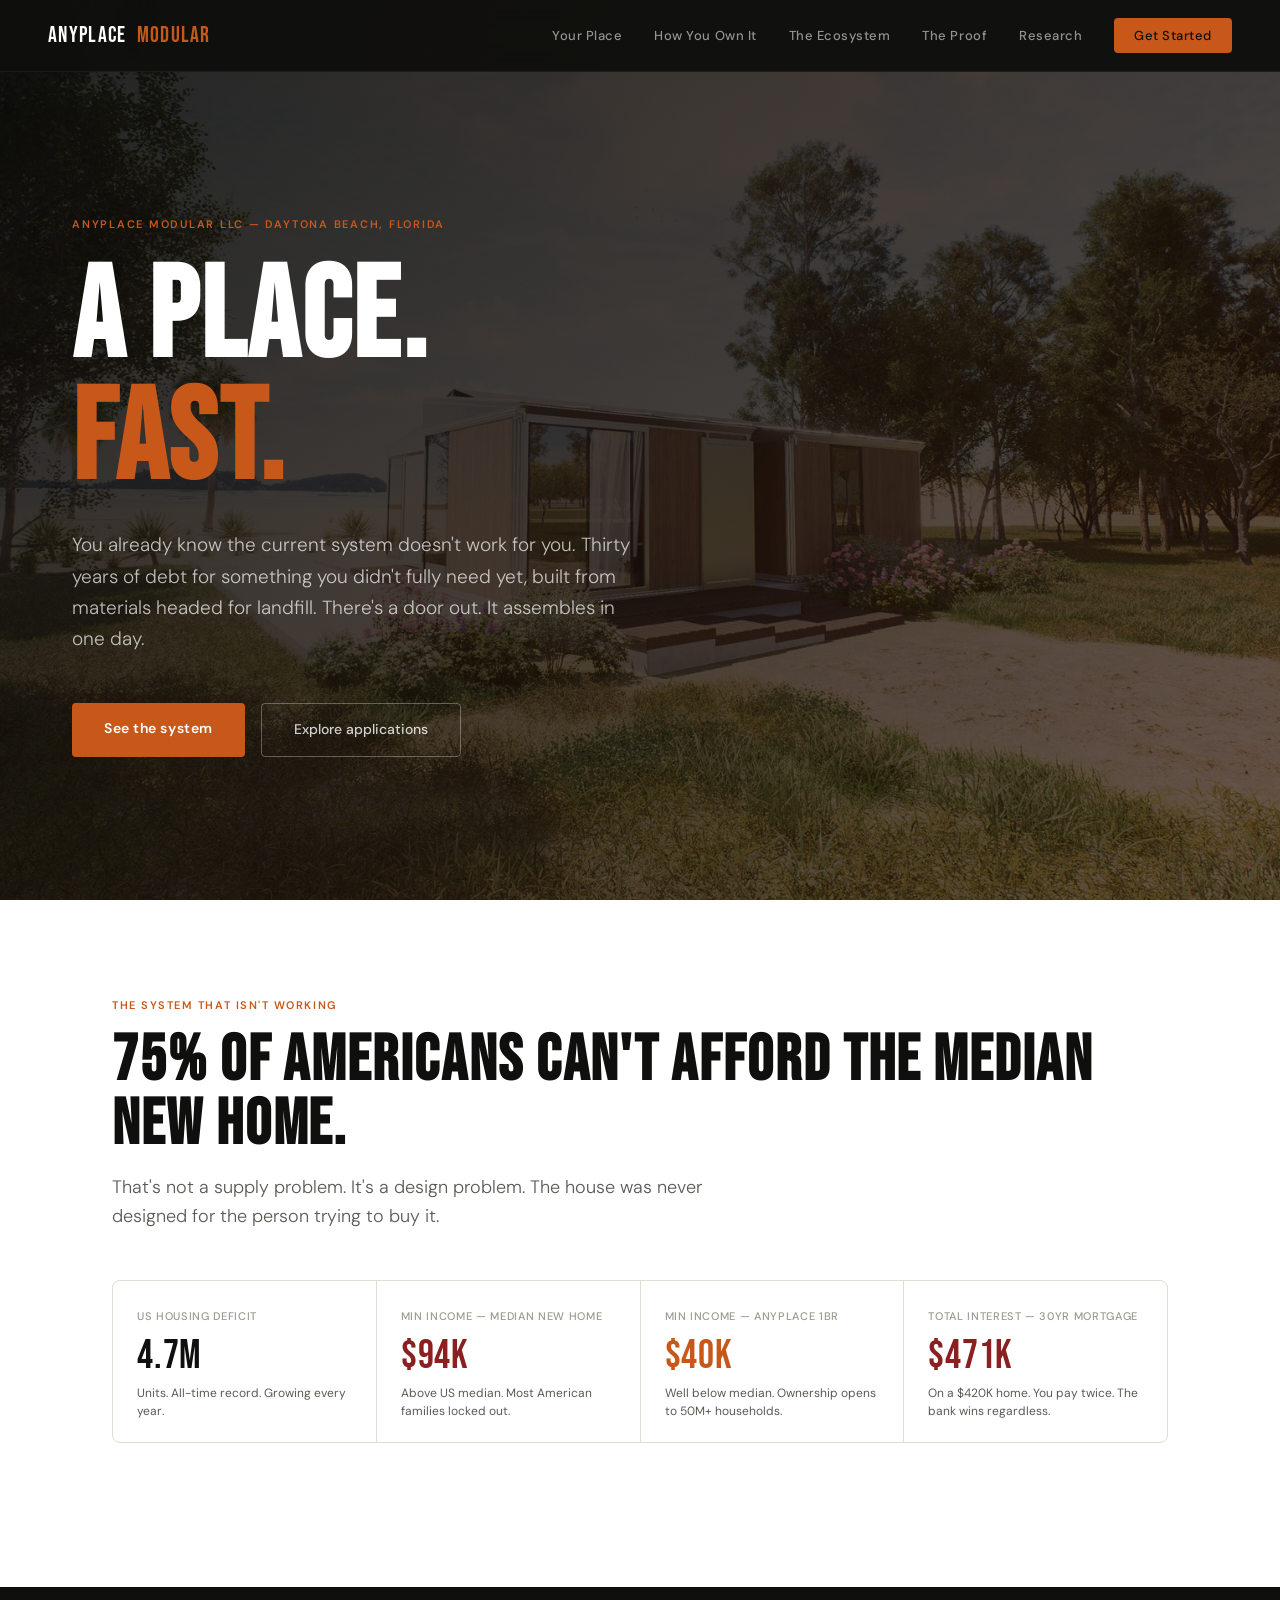
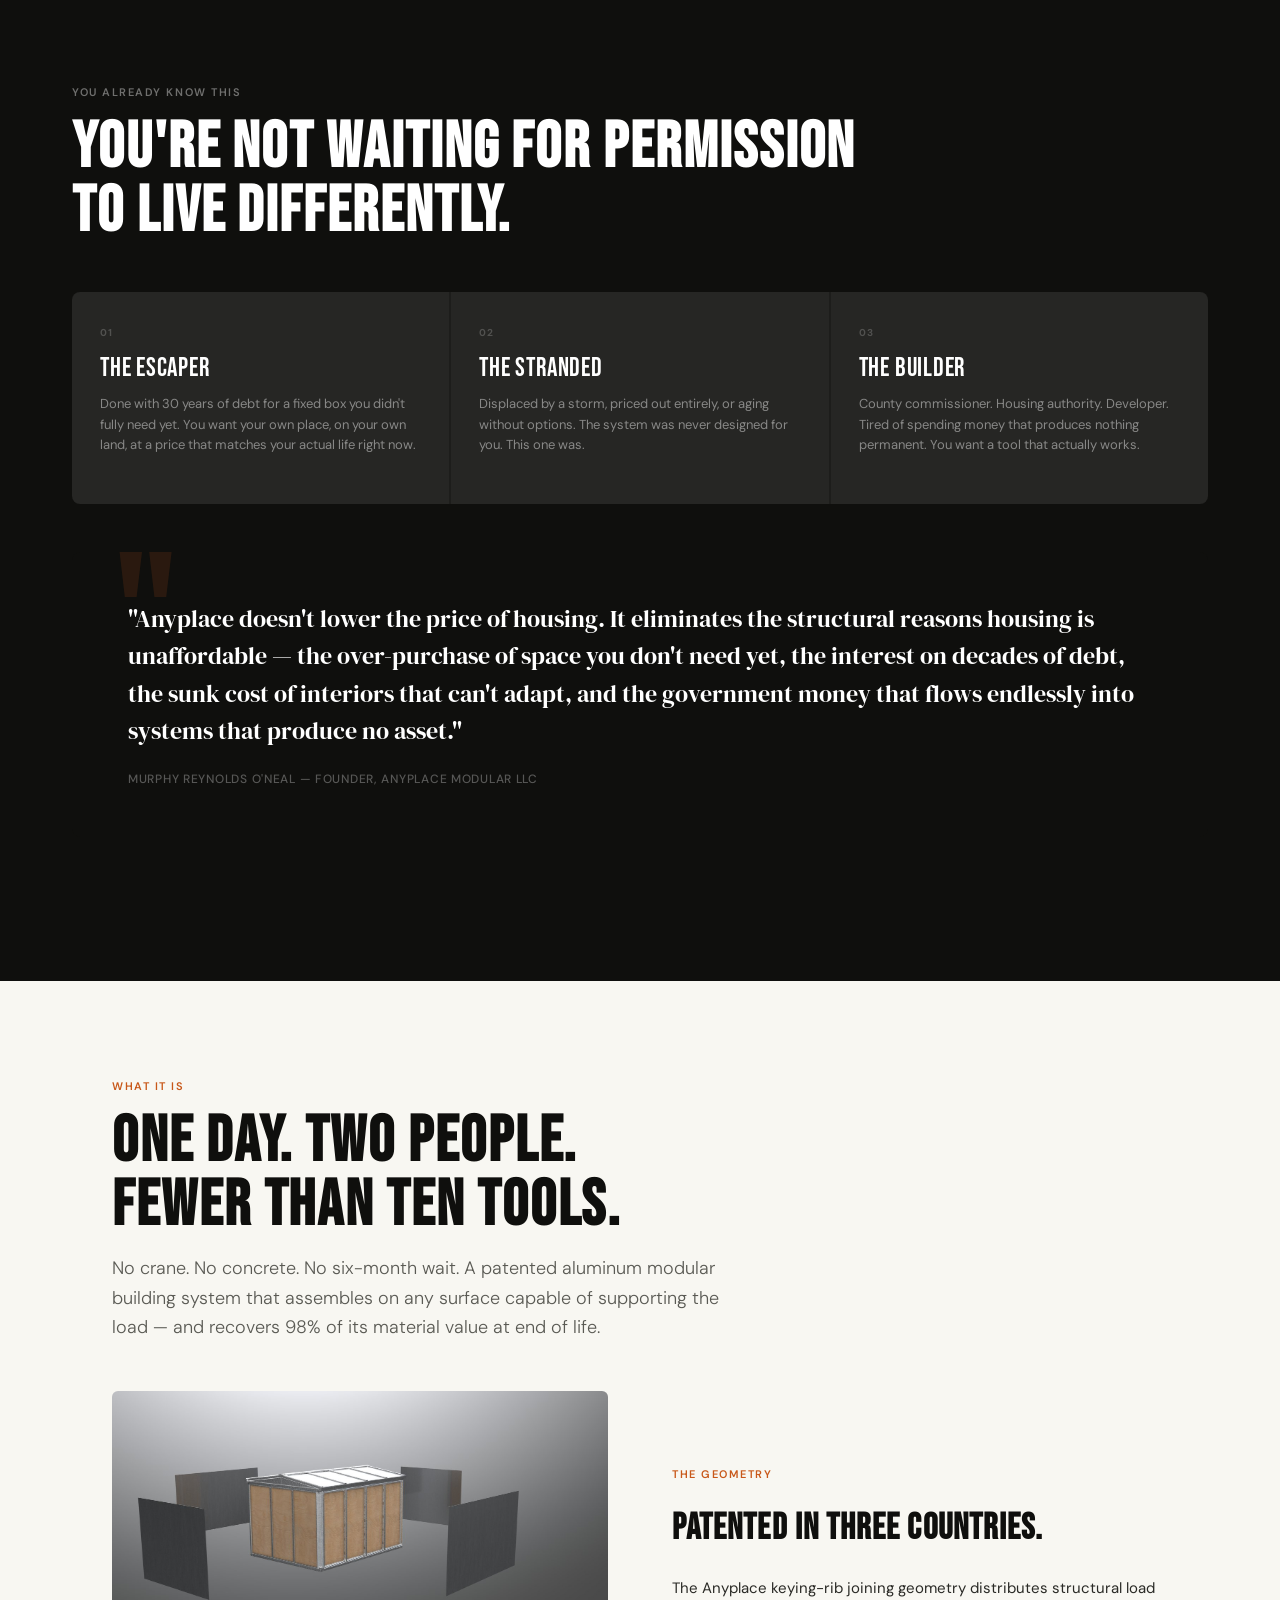
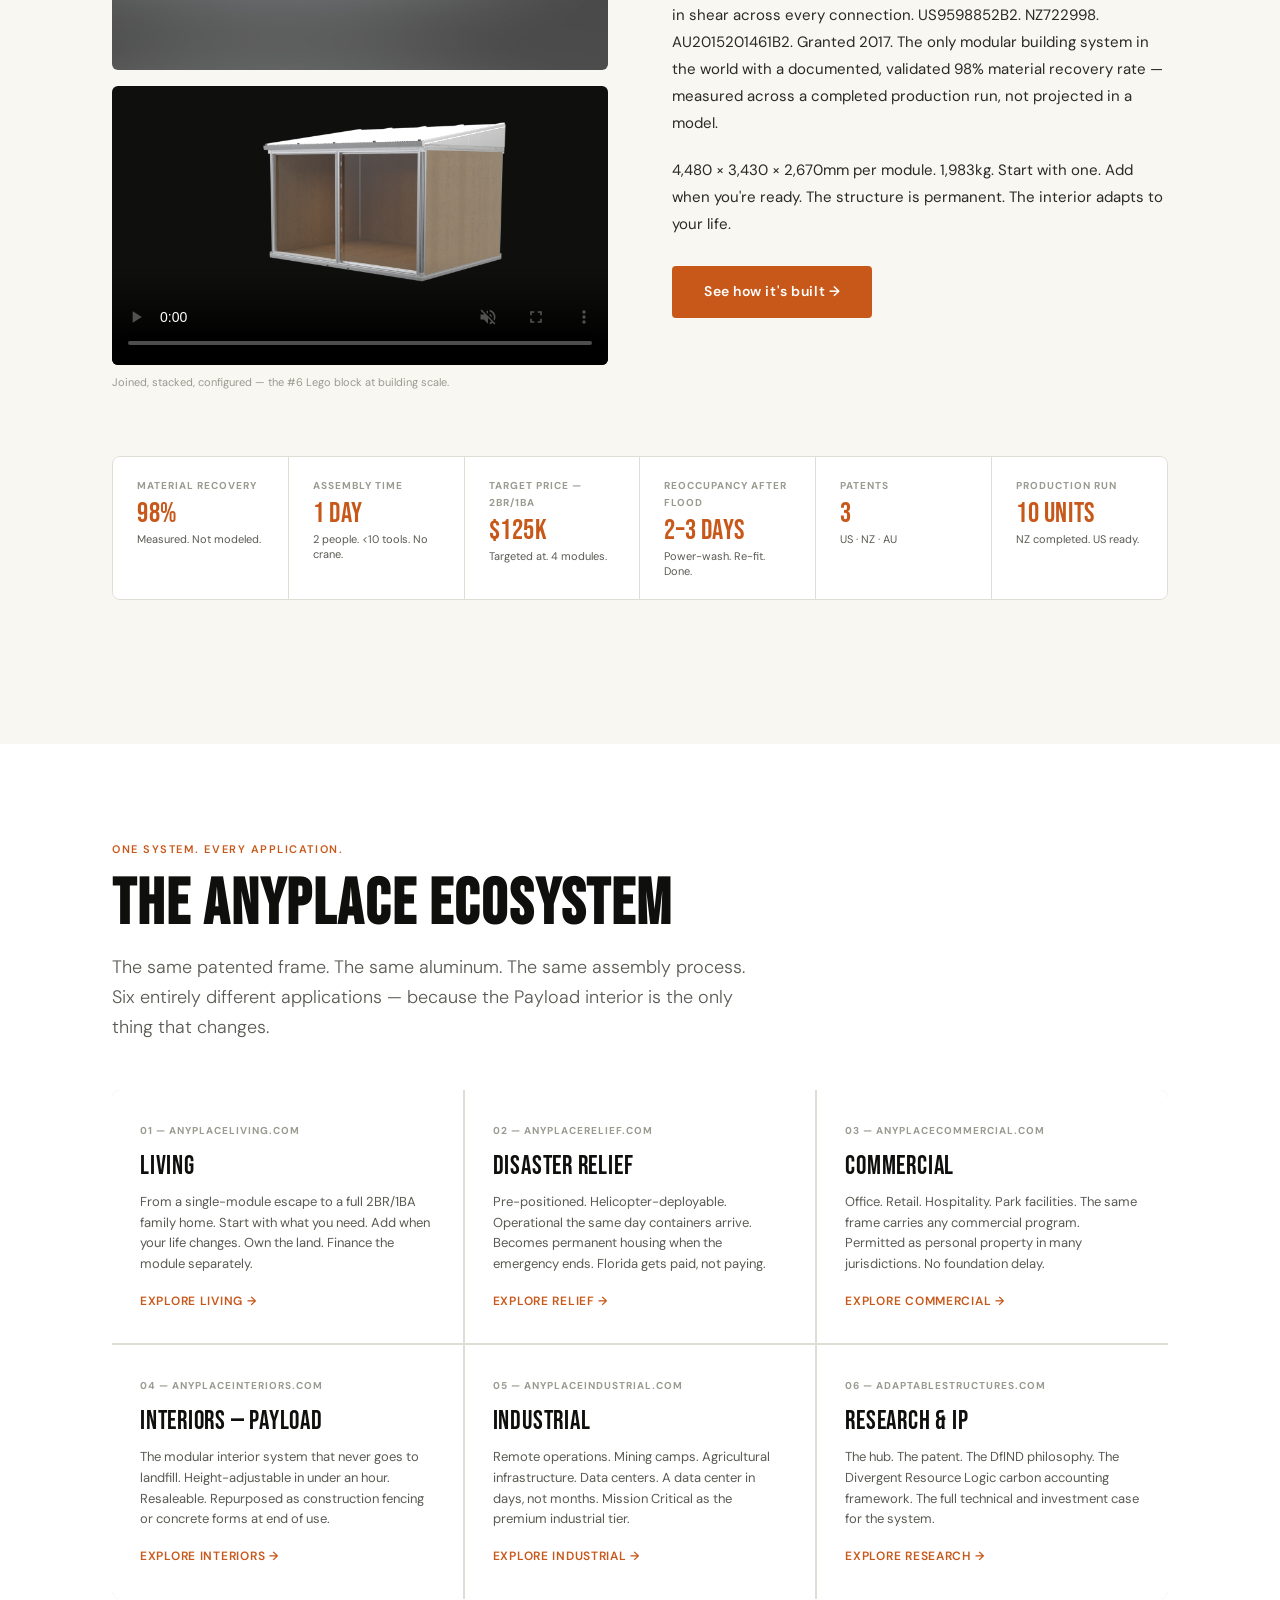
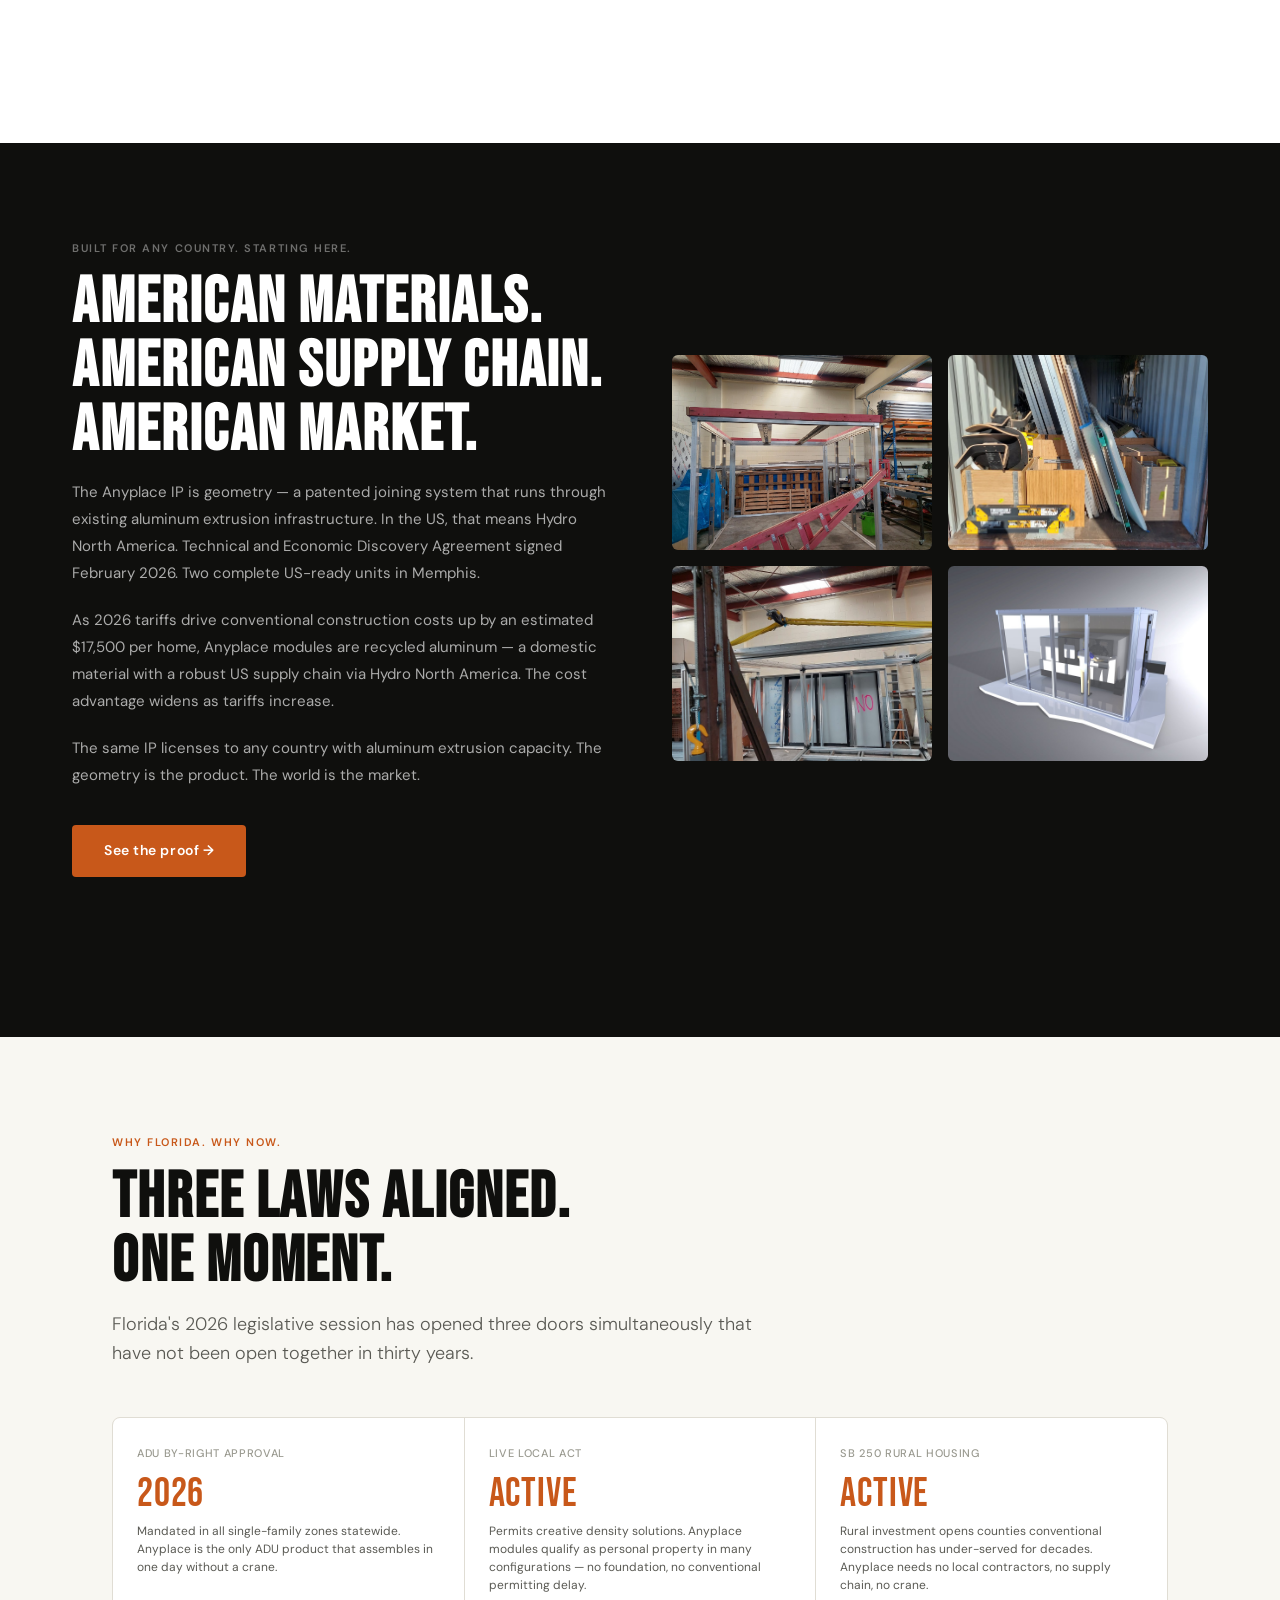
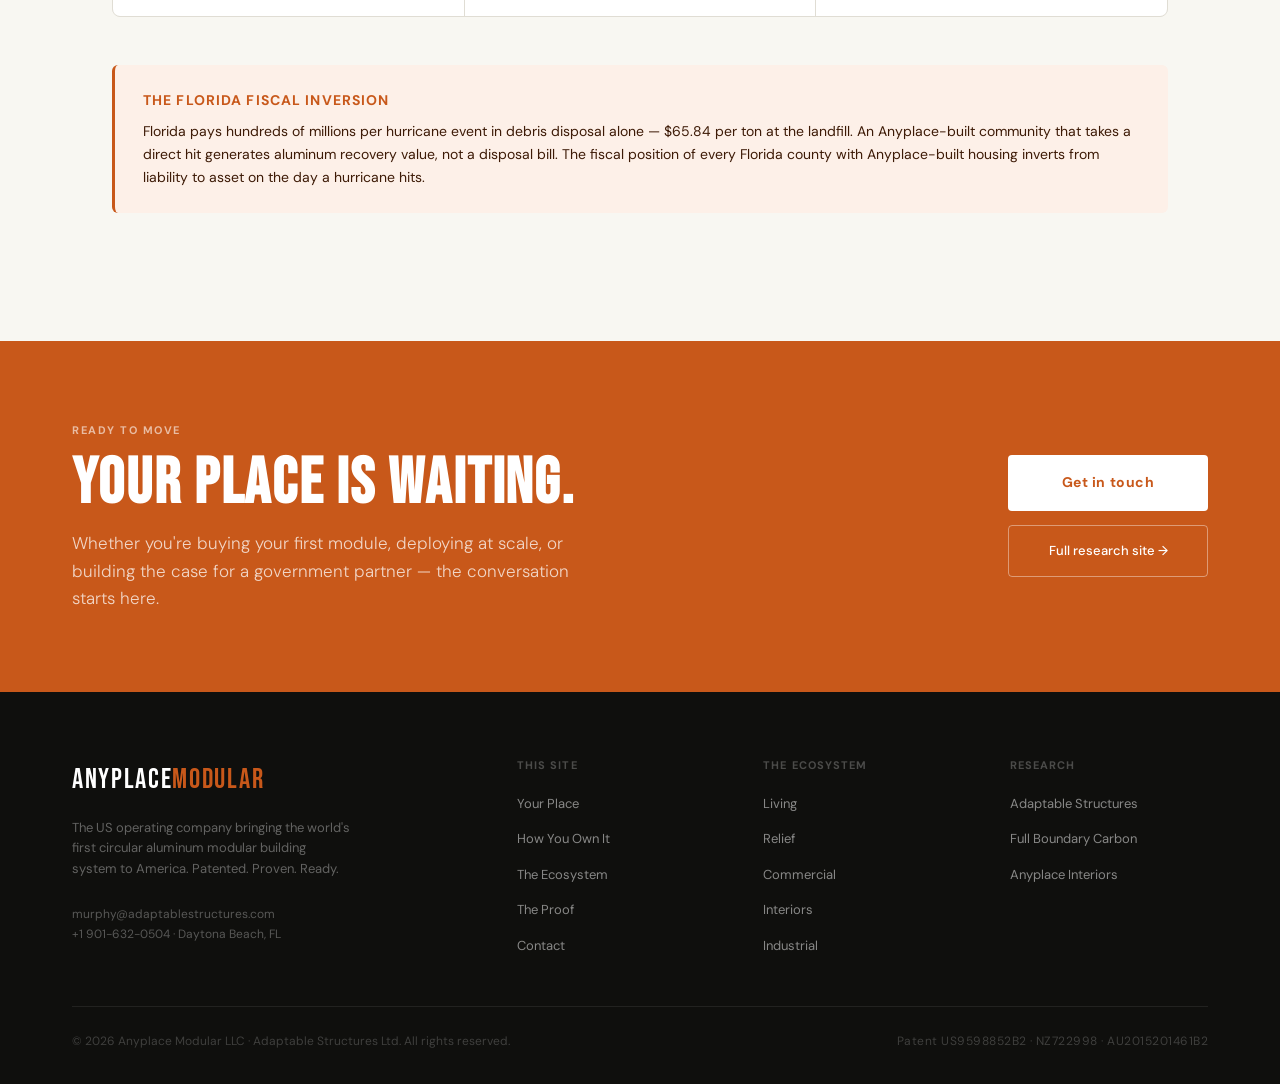
<file: index.html>
<!DOCTYPE html>
<html lang="en">
<head>
<meta charset="UTF-8">
<meta name="viewport" content="width=device-width, initial-scale=1.0">
<title>Anyplace Modular — A Place. Fast.</title>
<meta name="description" content="Anyplace Modular LLC is the US operating company bringing the world's first circular aluminum modular building system to America. Patented. Proven. Built from American materials.">
<link rel="stylesheet" href="/assets/styles.css">
<link rel="icon" href="/assets/favicon/favicon-32.png" sizes="32x32">
</head>
<body>

<nav>
  <a href="/" class="nav-logo">ANYPLACE<span>MODULAR</span></a>
  <ul class="nav-links">
    <li><a href="/your-place/">Your Place</a></li>
    <li><a href="/how-you-own-it/">How You Own It</a></li>
    <li><a href="/the-ecosystem/">The Ecosystem</a></li>
    <li><a href="/the-proof/">The Proof</a></li>
    <li><a href="https://www.adaptablestructures.com" target="_blank">Research</a></li>
    <li><a href="/contact/" class="nav-cta">Get Started</a></li>
  </ul>
</nav>

<!-- HERO -->
<section class="hero">
  <div class="hero-bg" style="background-image:url('/assets/images/living-4mod-beachfront.jpg')"></div>
  <div class="hero-overlay"></div>
  <div class="hero-content">
    <p class="hero-eyebrow">Anyplace Modular LLC — Daytona Beach, Florida</p>
    <h1 class="hero-title">A PLACE.<br><em>FAST.</em></h1>
    <p class="hero-body">You already know the current system doesn't work for you. Thirty years of debt for something you didn't fully need yet, built from materials headed for landfill. There's a door out. It assembles in one day.</p>
    <div class="hero-actions">
      <a href="/your-place/" class="btn-primary">See the system</a>
      <a href="/the-ecosystem/" class="btn-ghost">Explore applications</a>
    </div>
  </div>
</section>

<!-- THE PROBLEM IN NUMBERS -->
<div style="background:var(--white)">
<div class="section">
  <p class="eyebrow">The system that isn't working</p>
  <h2 class="section-title">75% of Americans can't afford the median new home.</h2>
  <p class="section-deck">That's not a supply problem. It's a design problem. The house was never designed for the person trying to buy it.</p>

  <div class="stat-grid stat-grid-4">
    <div class="stat">
      <p class="stat-label">US housing deficit</p>
      <p class="stat-value" style="color:var(--ink)">4.7M</p>
      <p class="stat-note">Units. All-time record. Growing every year.</p>
    </div>
    <div class="stat">
      <p class="stat-label">Min income — median new home</p>
      <p class="stat-value" style="color:#8b2020">$94K</p>
      <p class="stat-note">Above US median. Most American families locked out.</p>
    </div>
    <div class="stat">
      <p class="stat-label">Min income — Anyplace 1BR</p>
      <p class="stat-value orange">$40K</p>
      <p class="stat-note">Well below median. Ownership opens to 50M+ households.</p>
    </div>
    <div class="stat">
      <p class="stat-label">Total interest — 30yr mortgage</p>
      <p class="stat-value" style="color:#8b2020">$471K</p>
      <p class="stat-note">On a $420K home. You pay twice. The bank wins regardless.</p>
    </div>
  </div>
</div>
</div>

<!-- WHO YOU ARE -->
<div style="background:var(--ink);padding:0">
<div class="section-dark">
  <div class="section-dark-inner">
    <p class="eyebrow eyebrow-light">You already know this</p>
    <h2 class="section-title section-title-white" style="max-width:800px">You're not waiting for permission to live differently.</h2>

    <div class="spoke-grid" style="background:rgba(255,255,255,0.06);margin-top:48px">
      <div class="spoke-card" style="background:rgba(255,255,255,0.04)" onmouseover="this.style.background='rgba(200,88,26,0.15)'" onmouseout="this.style.background='rgba(255,255,255,0.04)'">
        <p class="spoke-num" style="color:rgba(255,255,255,0.2)">01</p>
        <p class="spoke-title" style="color:var(--white)">The Escaper</p>
        <p class="spoke-body" style="color:rgba(255,255,255,0.45)">Done with 30 years of debt for a fixed box you didn't fully need yet. You want your own place, on your own land, at a price that matches your actual life right now.</p>
      </div>
      <div class="spoke-card" style="background:rgba(255,255,255,0.04)" onmouseover="this.style.background='rgba(200,88,26,0.15)'" onmouseout="this.style.background='rgba(255,255,255,0.04)'">
        <p class="spoke-num" style="color:rgba(255,255,255,0.2)">02</p>
        <p class="spoke-title" style="color:var(--white)">The Stranded</p>
        <p class="spoke-body" style="color:rgba(255,255,255,0.45)">Displaced by a storm, priced out entirely, or aging without options. The system was never designed for you. This one was.</p>
      </div>
      <div class="spoke-card" style="background:rgba(255,255,255,0.04)" onmouseover="this.style.background='rgba(200,88,26,0.15)'" onmouseout="this.style.background='rgba(255,255,255,0.04)'">
        <p class="spoke-num" style="color:rgba(255,255,255,0.2)">03</p>
        <p class="spoke-title" style="color:var(--white)">The Builder</p>
        <p class="spoke-body" style="color:rgba(255,255,255,0.45)">County commissioner. Housing authority. Developer. Tired of spending money that produces nothing permanent. You want a tool that actually works.</p>
      </div>
    </div>

    <div class="pullquote" style="margin-top:0">
      <p>"Anyplace doesn't lower the price of housing. It eliminates the structural reasons housing is unaffordable — the over-purchase of space you don't need yet, the interest on decades of debt, the sunk cost of interiors that can't adapt, and the government money that flows endlessly into systems that produce no asset."</p>
      <cite>Murphy Reynolds O'Neal — Founder, Anyplace Modular LLC</cite>
    </div>
  </div>
</div>
</div>

<!-- THE SYSTEM IN THREE LINES -->
<div style="background:var(--page)">
<div class="section">
  <p class="eyebrow">What it is</p>
  <h2 class="section-title">One day. Two people.<br>Fewer than ten tools.</h2>
  <p class="section-deck">No crane. No concrete. No six-month wait. A patented aluminum modular building system that assembles on any surface capable of supporting the load — and recovers 98% of its material value at end of life.</p>

  <div class="split">
    <div>
      <div class="img-wrap img-wrap-wide" style="margin-bottom:16px">
        <img src="/assets/images/system-exploded-closing.jpg" alt="Anyplace module exploded view" loading="lazy">
      </div>
      <!-- LEGO LOGIC VIDEO -->
      <video controls muted playsinline poster="/assets/images/module-empty-shed-roof.png" style="width:100%;border-radius:6px;display:block;background:var(--ink)">
        <source src="/assets/video/configuration-lego.mp4" type="video/mp4">
      </video>
      <p style="font-size:11px;color:var(--ink-faint);margin-top:8px">Joined, stacked, configured — the #6 Lego block at building scale.</p>
    </div>
    <div>
      <p class="eyebrow">The geometry</p>
      <h3 style="font-family:'Bebas Neue',sans-serif;font-size:36px;letter-spacing:.03em;margin-bottom:16px;color:var(--ink)">Patented in three countries.</h3>
      <p class="body">The Anyplace keying-rib joining geometry distributes structural load in shear across every connection. US9598852B2. NZ722998. AU2015201461B2. Granted 2017. The only modular building system in the world with a documented, validated 98% material recovery rate — measured across a completed production run, not projected in a model.</p>
      <p class="body">4,480 × 3,430 × 2,670mm per module. 1,983kg. Start with one. Add when you're ready. The structure is permanent. The interior adapts to your life.</p>
      <a href="/your-place/" class="btn-primary" style="margin-top:8px">See how it's built →</a>
    </div>
  </div>

  <div class="proof-strip">
    <div class="proof-item">
      <p class="proof-item-label">Material recovery</p>
      <p class="proof-item-value">98%</p>
      <p class="proof-item-note">Measured. Not modeled.</p>
    </div>
    <div class="proof-item">
      <p class="proof-item-label">Assembly time</p>
      <p class="proof-item-value">1 Day</p>
      <p class="proof-item-note">2 people. &lt;10 tools. No crane.</p>
    </div>
    <div class="proof-item">
      <p class="proof-item-label">Target price — 2BR/1BA</p>
      <p class="proof-item-value">$125K</p>
      <p class="proof-item-note">Targeted at. 4 modules.</p>
    </div>
    <div class="proof-item">
      <p class="proof-item-label">Reoccupancy after flood</p>
      <p class="proof-item-value">2–3 Days</p>
      <p class="proof-item-note">Power-wash. Re-fit. Done.</p>
    </div>
    <div class="proof-item">
      <p class="proof-item-label">Patents</p>
      <p class="proof-item-value">3</p>
      <p class="proof-item-note">US · NZ · AU</p>
    </div>
    <div class="proof-item">
      <p class="proof-item-label">Production run</p>
      <p class="proof-item-value">10 Units</p>
      <p class="proof-item-note">NZ completed. US ready.</p>
    </div>
  </div>
</div>
</div>

<!-- THE ECOSYSTEM -->
<div style="background:var(--white)">
<div class="section">
  <p class="eyebrow">One system. Every application.</p>
  <h2 class="section-title">The Anyplace Ecosystem</h2>
  <p class="section-deck">The same patented frame. The same aluminum. The same assembly process. Six entirely different applications — because the Payload interior is the only thing that changes.</p>

  <div class="spoke-grid">
    <a href="https://www.anyplaceliving.com" class="spoke-card" target="_blank">
      <p class="spoke-num">01 — anyplaceliving.com</p>
      <p class="spoke-title">Living</p>
      <p class="spoke-body">From a single-module escape to a full 2BR/1BA family home. Start with what you need. Add when your life changes. Own the land. Finance the module separately.</p>
      <p class="spoke-link">Explore living →</p>
    </a>
    <a href="https://www.anyplacerelief.com" class="spoke-card" target="_blank">
      <p class="spoke-num">02 — anyplacerelief.com</p>
      <p class="spoke-title">Disaster Relief</p>
      <p class="spoke-body">Pre-positioned. Helicopter-deployable. Operational the same day containers arrive. Becomes permanent housing when the emergency ends. Florida gets paid, not paying.</p>
      <p class="spoke-link">Explore relief →</p>
    </a>
    <a href="https://www.anyplacecommercial.com" class="spoke-card" target="_blank">
      <p class="spoke-num">03 — anyplacecommercial.com</p>
      <p class="spoke-title">Commercial</p>
      <p class="spoke-body">Office. Retail. Hospitality. Park facilities. The same frame carries any commercial program. Permitted as personal property in many jurisdictions. No foundation delay.</p>
      <p class="spoke-link">Explore commercial →</p>
    </a>
    <a href="https://www.anyplaceinteriors.com" class="spoke-card" target="_blank">
      <p class="spoke-num">04 — anyplaceinteriors.com</p>
      <p class="spoke-title">Interiors — Payload</p>
      <p class="spoke-body">The modular interior system that never goes to landfill. Height-adjustable in under an hour. Resaleable. Repurposed as construction fencing or concrete forms at end of use.</p>
      <p class="spoke-link">Explore interiors →</p>
    </a>
    <a href="https://www.anyplaceindustrial.com" class="spoke-card" target="_blank">
      <p class="spoke-num">05 — anyplaceindustrial.com</p>
      <p class="spoke-title">Industrial</p>
      <p class="spoke-body">Remote operations. Mining camps. Agricultural infrastructure. Data centers. A data center in days, not months. Mission Critical as the premium industrial tier.</p>
      <p class="spoke-link">Explore industrial →</p>
    </a>
    <a href="https://www.adaptablestructures.com" class="spoke-card" target="_blank">
      <p class="spoke-num">06 — adaptablestructures.com</p>
      <p class="spoke-title">Research & IP</p>
      <p class="spoke-body">The hub. The patent. The DfIND philosophy. The Divergent Resource Logic carbon accounting framework. The full technical and investment case for the system.</p>
      <p class="spoke-link">Explore research →</p>
    </a>
  </div>
</div>
</div>

<!-- AMERICA SECTION -->
<div style="background:var(--ink)">
<div class="section-dark">
  <div class="section-dark-inner">
    <div class="split">
      <div>
        <p class="eyebrow eyebrow-light">Built for any country. Starting here.</p>
        <h2 class="section-title section-title-white">American materials.<br>American supply chain.<br>American market.</h2>
        <p class="body body-white">The Anyplace IP is geometry — a patented joining system that runs through existing aluminum extrusion infrastructure. In the US, that means Hydro North America. Technical and Economic Discovery Agreement signed February 2026. Two complete US-ready units in Memphis.</p>
        <p class="body body-white">As 2026 tariffs drive conventional construction costs up by an estimated $17,500 per home, Anyplace modules are recycled aluminum — a domestic material with a robust US supply chain via Hydro North America. The cost advantage widens as tariffs increase.</p>
        <p class="body body-white">The same IP licenses to any country with aluminum extrusion capacity. The geometry is the product. The world is the market.</p>
        <a href="/the-proof/" class="btn-primary" style="margin-top:16px">See the proof →</a>
      </div>
      <div class="img-grid-2" style="margin-bottom:0">
        <div class="img-wrap">
          <img src="/assets/images/hybrid-frame-base.jpg" alt="Anyplace aluminum frame" loading="lazy">
        </div>
        <div class="img-wrap">
          <img src="/assets/images/container-packed.jpg" alt="Anyplace modules packed for shipping" loading="lazy">
        </div>
        <div class="img-wrap">
          <img src="/assets/images/test-suspended-load.jpg" alt="Anyplace structural testing" loading="lazy">
        </div>
        <div class="img-wrap">
          <img src="/assets/images/industrial-operator.jpg" alt="Anyplace production" loading="lazy">
        </div>
      </div>
    </div>
  </div>
</div>
</div>

<!-- FLORIDA CONTEXT -->
<div style="background:var(--page)">
<div class="section">
  <p class="eyebrow">Why Florida. Why now.</p>
  <h2 class="section-title">Three laws aligned.<br>One moment.</h2>
  <p class="section-deck">Florida's 2026 legislative session has opened three doors simultaneously that have not been open together in thirty years.</p>

  <div class="stat-grid stat-grid-3">
    <div class="stat">
      <p class="stat-label">ADU by-right approval</p>
      <p class="stat-value orange">2026</p>
      <p class="stat-note">Mandated in all single-family zones statewide. Anyplace is the only ADU product that assembles in one day without a crane.</p>
    </div>
    <div class="stat">
      <p class="stat-label">Live Local Act</p>
      <p class="stat-value orange">Active</p>
      <p class="stat-note">Permits creative density solutions. Anyplace modules qualify as personal property in many configurations — no foundation, no conventional permitting delay.</p>
    </div>
    <div class="stat">
      <p class="stat-label">SB 250 Rural Housing</p>
      <p class="stat-value orange">Active</p>
      <p class="stat-note">Rural investment opens counties conventional construction has under-served for decades. Anyplace needs no local contractors, no supply chain, no crane.</p>
    </div>
  </div>

  <div class="callout orange">
    <p class="callout-title">The Florida fiscal inversion</p>
    <p>Florida pays hundreds of millions per hurricane event in debris disposal alone — $65.84 per ton at the landfill. An Anyplace-built community that takes a direct hit generates aluminum recovery value, not a disposal bill. The fiscal position of every Florida county with Anyplace-built housing inverts from liability to asset on the day a hurricane hits.</p>
  </div>
</div>
</div>

<!-- CTA -->
<div style="background:var(--orange)">
<div class="section-orange">
  <div class="section-orange-inner" style="display:grid;grid-template-columns:1fr auto;gap:48px;align-items:center">
    <div>
      <p style="font-size:11px;font-weight:700;letter-spacing:.14em;text-transform:uppercase;color:rgba(255,255,255,0.6);margin-bottom:14px">Ready to move</p>
      <h2 style="font-family:'Bebas Neue',sans-serif;font-size:clamp(42px,5vw,72px);line-height:.95;color:var(--white);letter-spacing:.03em;margin-bottom:16px">Your place is waiting.</h2>
      <p style="font-size:17px;font-weight:300;color:rgba(255,255,255,0.75);max-width:520px;line-height:1.6">Whether you're buying your first module, deploying at scale, or building the case for a government partner — the conversation starts here.</p>
    </div>
    <div style="display:flex;flex-direction:column;gap:14px;min-width:200px">
      <a href="/contact/" style="display:block;background:var(--white);color:var(--orange);font-size:14px;font-weight:700;letter-spacing:.04em;padding:16px 32px;border-radius:4px;text-decoration:none;text-align:center;transition:transform .2s" onmouseover="this.style.transform='translateY(-2px)'" onmouseout="this.style.transform='none'">Get in touch</a>
      <a href="https://www.adaptablestructures.com" target="_blank" style="display:block;border:1px solid rgba(255,255,255,0.4);color:var(--white);font-size:13px;font-weight:500;padding:14px 32px;border-radius:4px;text-decoration:none;text-align:center">Full research site →</a>
    </div>
  </div>
</div>
</div>

<footer>
  <div class="footer-grid">
    <div>
      <p class="footer-brand">ANYPLACE<span>MODULAR</span></p>
      <p class="footer-tagline">The US operating company bringing the world's first circular aluminum modular building system to America. Patented. Proven. Ready.</p>
      <p style="font-size:12px;color:rgba(255,255,255,0.3)">murphy@adaptablestructures.com<br>+1 901-632-0504 · Daytona Beach, FL</p>
    </div>
    <div>
      <p class="footer-col-title">This site</p>
      <ul class="footer-links">
        <li><a href="/your-place/">Your Place</a></li>
        <li><a href="/how-you-own-it/">How You Own It</a></li>
        <li><a href="/the-ecosystem/">The Ecosystem</a></li>
        <li><a href="/the-proof/">The Proof</a></li>
        <li><a href="/contact/">Contact</a></li>
      </ul>
    </div>
    <div>
      <p class="footer-col-title">The ecosystem</p>
      <ul class="footer-links">
        <li><a href="https://www.anyplaceliving.com" target="_blank">Living</a></li>
        <li><a href="https://www.anyplacerelief.com" target="_blank">Relief</a></li>
        <li><a href="https://www.anyplacecommercial.com" target="_blank">Commercial</a></li>
        <li><a href="https://www.anyplaceinteriors.com" target="_blank">Interiors</a></li>
        <li><a href="https://www.anyplaceindustrial.com" target="_blank">Industrial</a></li>
      </ul>
    </div>
    <div>
      <p class="footer-col-title">Research</p>
      <ul class="footer-links">
        <li><a href="https://www.adaptablestructures.com" target="_blank">Adaptable Structures</a></li>
        <li><a href="https://www.fullboundarycarbon.org" target="_blank">Full Boundary Carbon</a></li>
        <li><a href="https://www.anyplaceinteriors.com" target="_blank">Anyplace Interiors</a></li>
      </ul>
    </div>
  </div>
  <div class="footer-bottom">
    <p>© 2026 Anyplace Modular LLC · Adaptable Structures Ltd. All rights reserved.</p>
    <p class="footer-patent">Patent US9598852B2 · NZ722998 · AU2015201461B2</p>
  </div>
</footer>

</body>
</html>
</file>
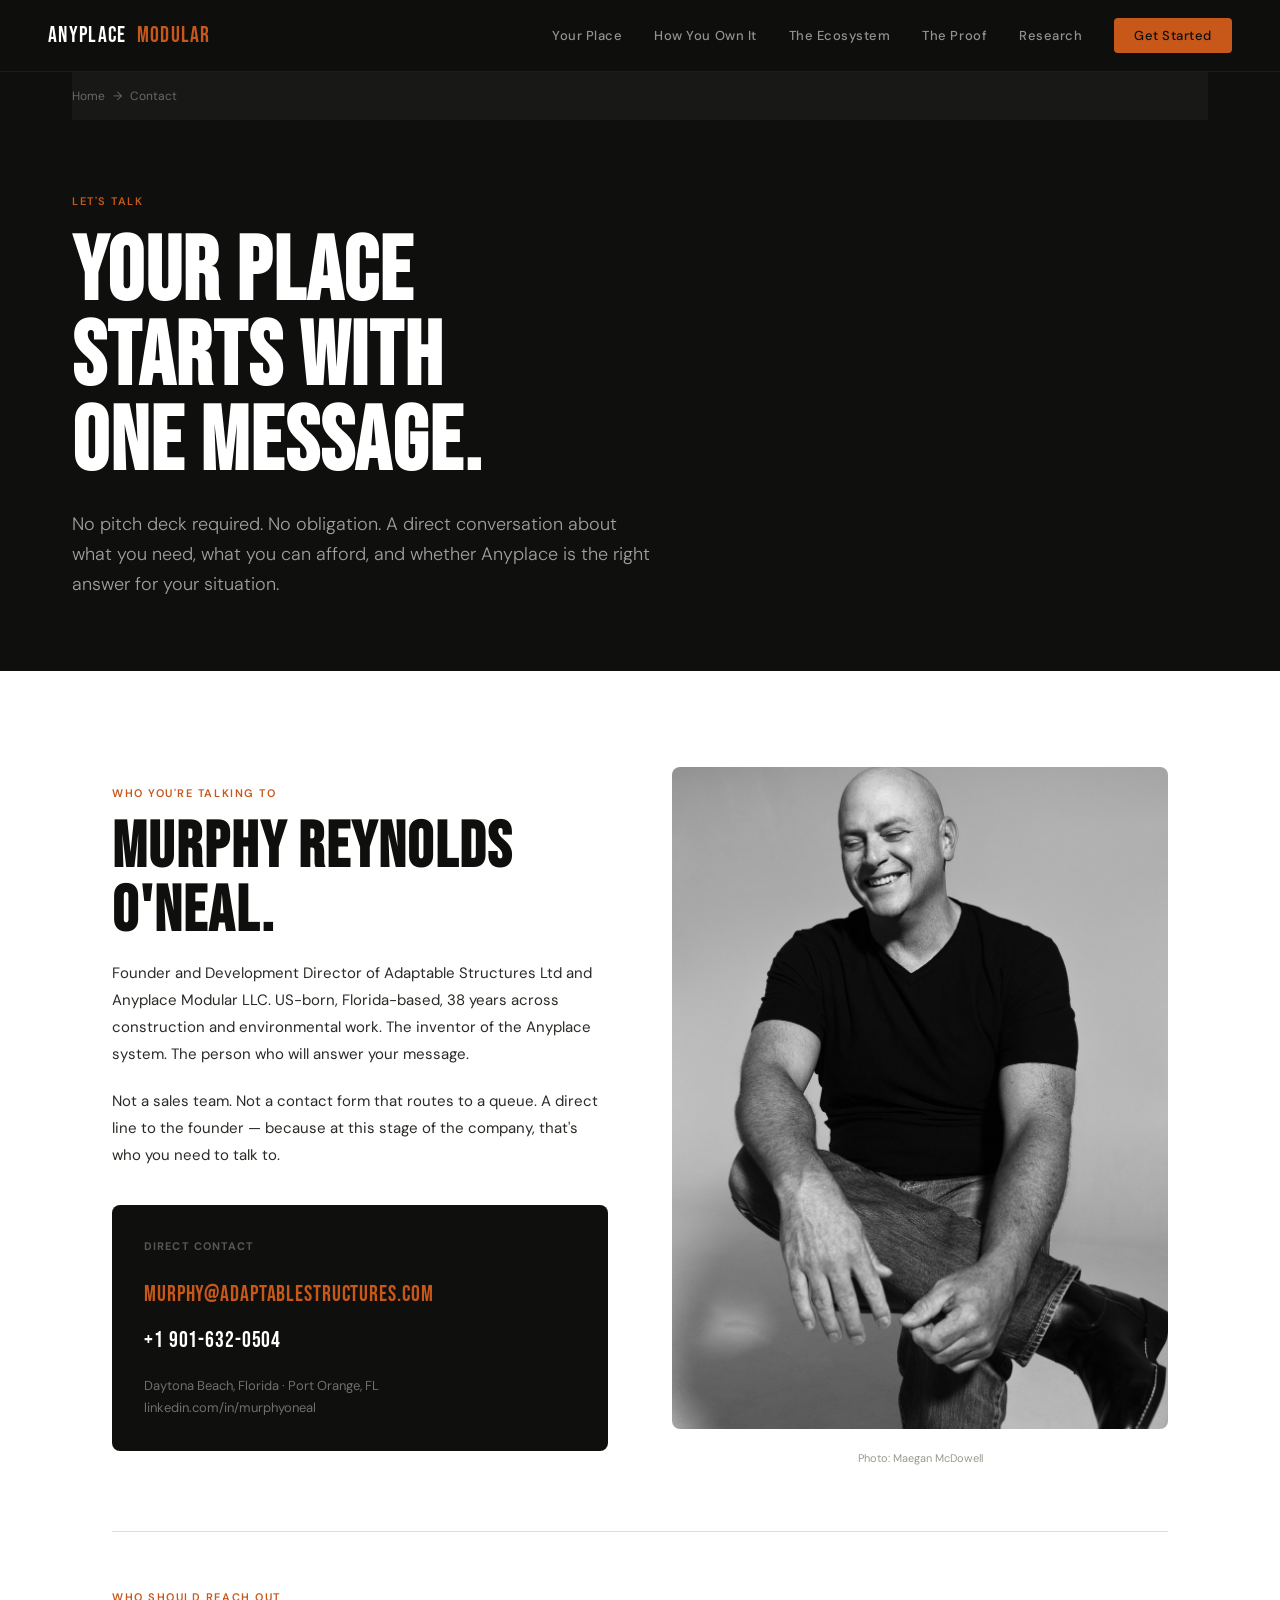
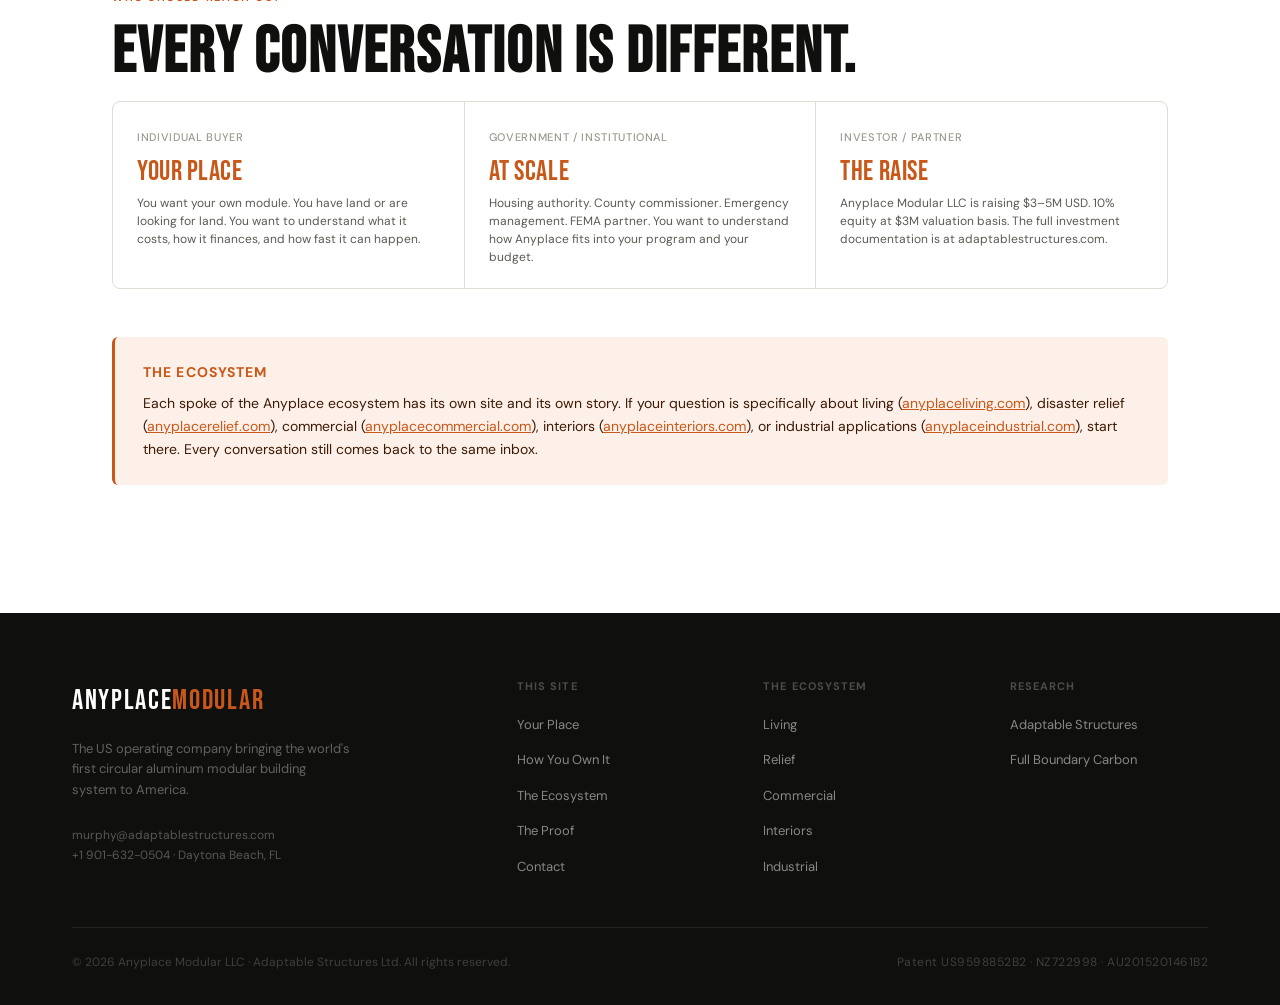
<file: contact/index.html>
<!DOCTYPE html>
<html lang="en">
<head>
<meta charset="UTF-8">
<meta name="viewport" content="width=device-width, initial-scale=1.0">
<title>Contact — Anyplace Modular</title>
<meta name="description" content="Talk to Murphy Reynolds O'Neal — Founder, Anyplace Modular LLC. Whether you're buying your first module, deploying at scale, or building a government partnership, the conversation starts here.">
<link rel="stylesheet" href="/assets/styles.css">
<link rel="icon" href="/assets/favicon/favicon-32.png" sizes="32x32">
</head>
<body>

<nav>
  <a href="/" class="nav-logo">ANYPLACE<span>MODULAR</span></a>
  <ul class="nav-links">
    <li><a href="/your-place/">Your Place</a></li>
    <li><a href="/how-you-own-it/">How You Own It</a></li>
    <li><a href="/the-ecosystem/">The Ecosystem</a></li>
    <li><a href="/the-proof/">The Proof</a></li>
    <li><a href="https://www.adaptablestructures.com" target="_blank">Research</a></li>
    <li><a href="/contact/" class="active nav-cta">Get Started</a></li>
  </ul>
</nav>

<div class="page-hero">
  <div class="breadcrumb" style="background:rgba(255,255,255,0.04);padding:14px 0">
    <a href="/">Home</a><span>→</span>Contact
  </div>
  <div class="page-hero-inner">
    <p class="page-hero-eyebrow">Let's talk</p>
    <h1 class="page-hero-title">YOUR PLACE<br>STARTS WITH<br>ONE MESSAGE.</h1>
    <p class="page-hero-deck">No pitch deck required. No obligation. A direct conversation about what you need, what you can afford, and whether Anyplace is the right answer for your situation.</p>
  </div>
</div>

<div style="background:var(--white)">
<div class="section">

  <div class="split">
    <div>
      <p class="eyebrow">Who you're talking to</p>
      <h2 class="section-title">Murphy Reynolds O'Neal.</h2>
      <p class="body">Founder and Development Director of Adaptable Structures Ltd and Anyplace Modular LLC. US-born, Florida-based, 38 years across construction and environmental work. The inventor of the Anyplace system. The person who will answer your message.</p>
      <p class="body">Not a sales team. Not a contact form that routes to a queue. A direct line to the founder — because at this stage of the company, that's who you need to talk to.</p>

      <div style="margin-top:36px;padding:32px;background:var(--ink);border-radius:8px">
        <p style="font-size:11px;font-weight:700;letter-spacing:.1em;text-transform:uppercase;color:rgba(255,255,255,0.3);margin-bottom:20px">Direct contact</p>
        <p style="font-family:'Bebas Neue',sans-serif;font-size:22px;letter-spacing:.04em;color:var(--white);margin-bottom:8px">
          <a href="mailto:murphy@adaptablestructures.com" style="color:var(--orange);text-decoration:none">murphy@adaptablestructures.com</a>
        </p>
        <p style="font-family:'Bebas Neue',sans-serif;font-size:22px;letter-spacing:.04em;color:var(--white);margin-bottom:8px">
          <a href="tel:+19016320504" style="color:var(--white);text-decoration:none">+1 901-632-0504</a>
        </p>
        <p style="font-size:13px;color:rgba(255,255,255,0.4);margin-top:16px">Daytona Beach, Florida · Port Orange, FL<br>
        <a href="https://www.linkedin.com/in/murphyoneal" target="_blank" style="color:rgba(255,255,255,0.4);text-decoration:none">linkedin.com/in/murphyoneal</a></p>
      </div>
    </div>
    <div>
      <div class="img-wrap" style="aspect-ratio:3/4;border-radius:8px;overflow:hidden;margin-bottom:20px">
        <img src="/assets/images/murphy-oneal-headshot.jpg" alt="Murphy Reynolds O'Neal — Founder, Anyplace Modular LLC" style="width:100%;height:100%;object-fit:cover">
      </div>
      <p style="font-size:11px;color:var(--ink-faint);text-align:center">Photo: Maegan McDowell</p>
    </div>
  </div>

  <hr class="rule">

  <p class="eyebrow">Who should reach out</p>
  <h2 class="section-title">Every conversation is different.</h2>

  <div class="stat-grid stat-grid-3">
    <div class="stat">
      <p class="stat-label">Individual buyer</p>
      <p class="stat-value orange" style="font-size:28px">Your place</p>
      <p class="stat-note">You want your own module. You have land or are looking for land. You want to understand what it costs, how it finances, and how fast it can happen.</p>
    </div>
    <div class="stat">
      <p class="stat-label">Government / institutional</p>
      <p class="stat-value orange" style="font-size:28px">At scale</p>
      <p class="stat-note">Housing authority. County commissioner. Emergency management. FEMA partner. You want to understand how Anyplace fits into your program and your budget.</p>
    </div>
    <div class="stat">
      <p class="stat-label">Investor / partner</p>
      <p class="stat-value orange" style="font-size:28px">The raise</p>
      <p class="stat-note">Anyplace Modular LLC is raising $3–5M USD. 10% equity at $3M valuation basis. The full investment documentation is at adaptablestructures.com.</p>
    </div>
  </div>

  <div class="callout orange" style="margin-top:16px">
    <p class="callout-title">The ecosystem</p>
    <p>Each spoke of the Anyplace ecosystem has its own site and its own story. If your question is specifically about living (<a href="https://www.anyplaceliving.com" target="_blank" style="color:var(--orange)">anyplaceliving.com</a>), disaster relief (<a href="https://www.anyplacerelief.com" target="_blank" style="color:var(--orange)">anyplacerelief.com</a>), commercial (<a href="https://www.anyplacecommercial.com" target="_blank" style="color:var(--orange)">anyplacecommercial.com</a>), interiors (<a href="https://www.anyplaceinteriors.com" target="_blank" style="color:var(--orange)">anyplaceinteriors.com</a>), or industrial applications (<a href="https://www.anyplaceindustrial.com" target="_blank" style="color:var(--orange)">anyplaceindustrial.com</a>), start there. Every conversation still comes back to the same inbox.</p>
  </div>

</div>
</div>

<footer>
  <div class="footer-grid">
    <div>
      <p class="footer-brand">ANYPLACE<span>MODULAR</span></p>
      <p class="footer-tagline">The US operating company bringing the world's first circular aluminum modular building system to America.</p>
      <p style="font-size:12px;color:rgba(255,255,255,0.3)">murphy@adaptablestructures.com<br>+1 901-632-0504 · Daytona Beach, FL</p>
    </div>
    <div>
      <p class="footer-col-title">This site</p>
      <ul class="footer-links">
        <li><a href="/your-place/">Your Place</a></li>
        <li><a href="/how-you-own-it/">How You Own It</a></li>
        <li><a href="/the-ecosystem/">The Ecosystem</a></li>
        <li><a href="/the-proof/">The Proof</a></li>
        <li><a href="/contact/">Contact</a></li>
      </ul>
    </div>
    <div>
      <p class="footer-col-title">The ecosystem</p>
      <ul class="footer-links">
        <li><a href="https://www.anyplaceliving.com" target="_blank">Living</a></li>
        <li><a href="https://www.anyplacerelief.com" target="_blank">Relief</a></li>
        <li><a href="https://www.anyplacecommercial.com" target="_blank">Commercial</a></li>
        <li><a href="https://www.anyplaceinteriors.com" target="_blank">Interiors</a></li>
        <li><a href="https://www.anyplaceindustrial.com" target="_blank">Industrial</a></li>
      </ul>
    </div>
    <div>
      <p class="footer-col-title">Research</p>
      <ul class="footer-links">
        <li><a href="https://www.adaptablestructures.com" target="_blank">Adaptable Structures</a></li>
        <li><a href="https://www.fullboundarycarbon.org" target="_blank">Full Boundary Carbon</a></li>
      </ul>
    </div>
  </div>
  <div class="footer-bottom">
    <p>© 2026 Anyplace Modular LLC · Adaptable Structures Ltd. All rights reserved.</p>
    <p class="footer-patent">Patent US9598852B2 · NZ722998 · AU2015201461B2</p>
  </div>
</footer>

</body>
</html>
</file>
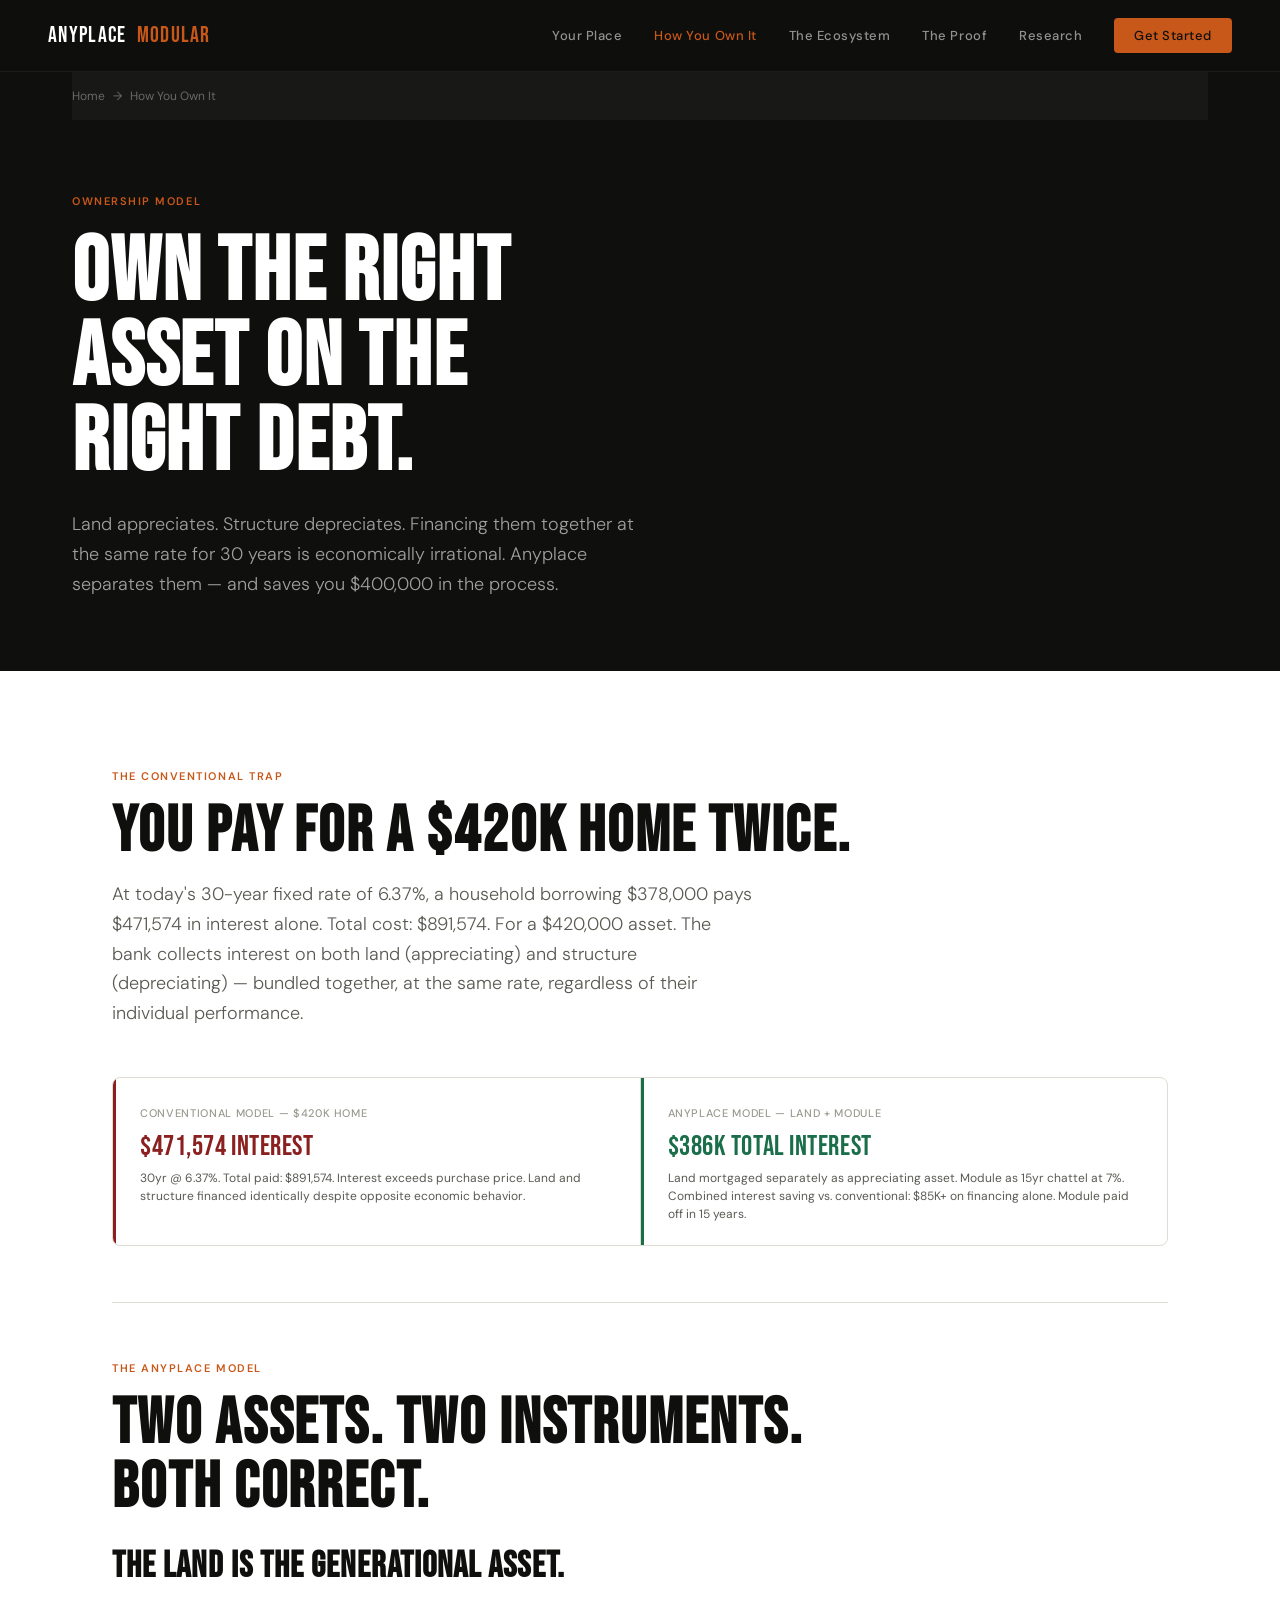
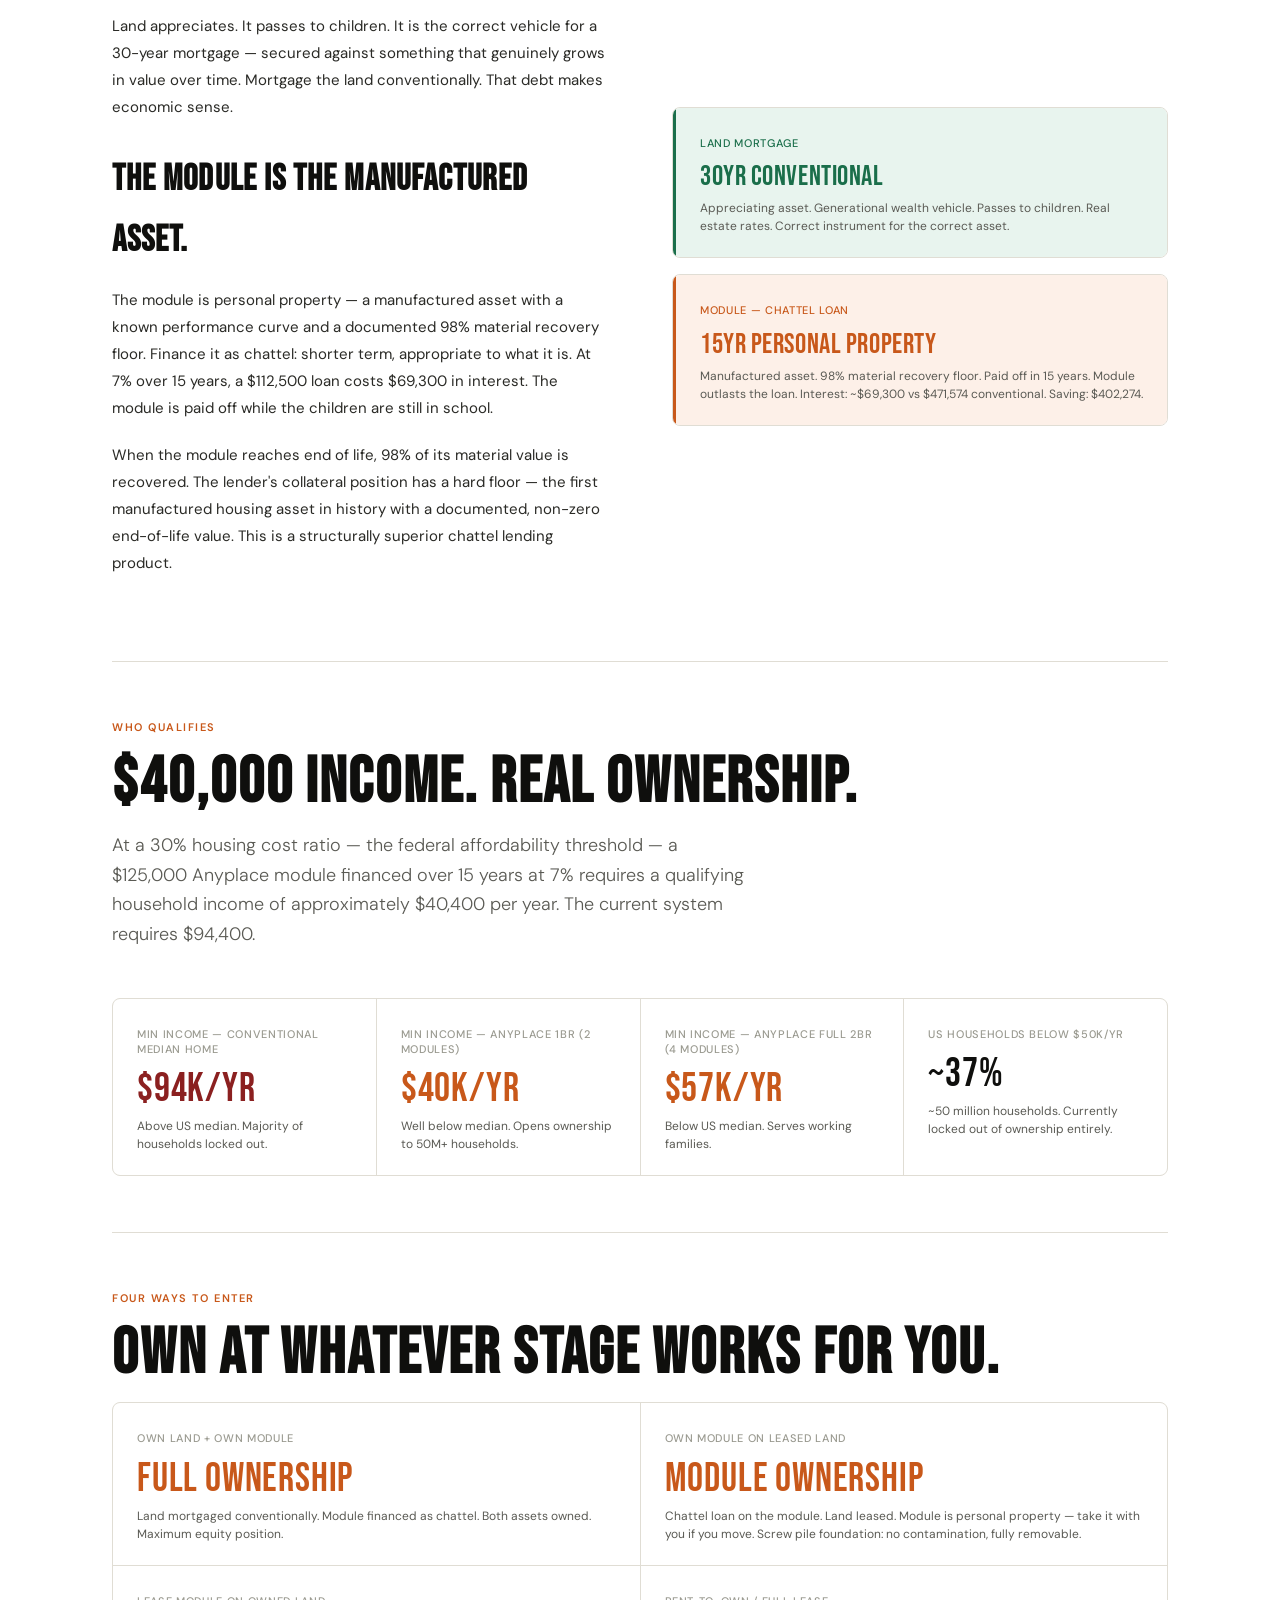
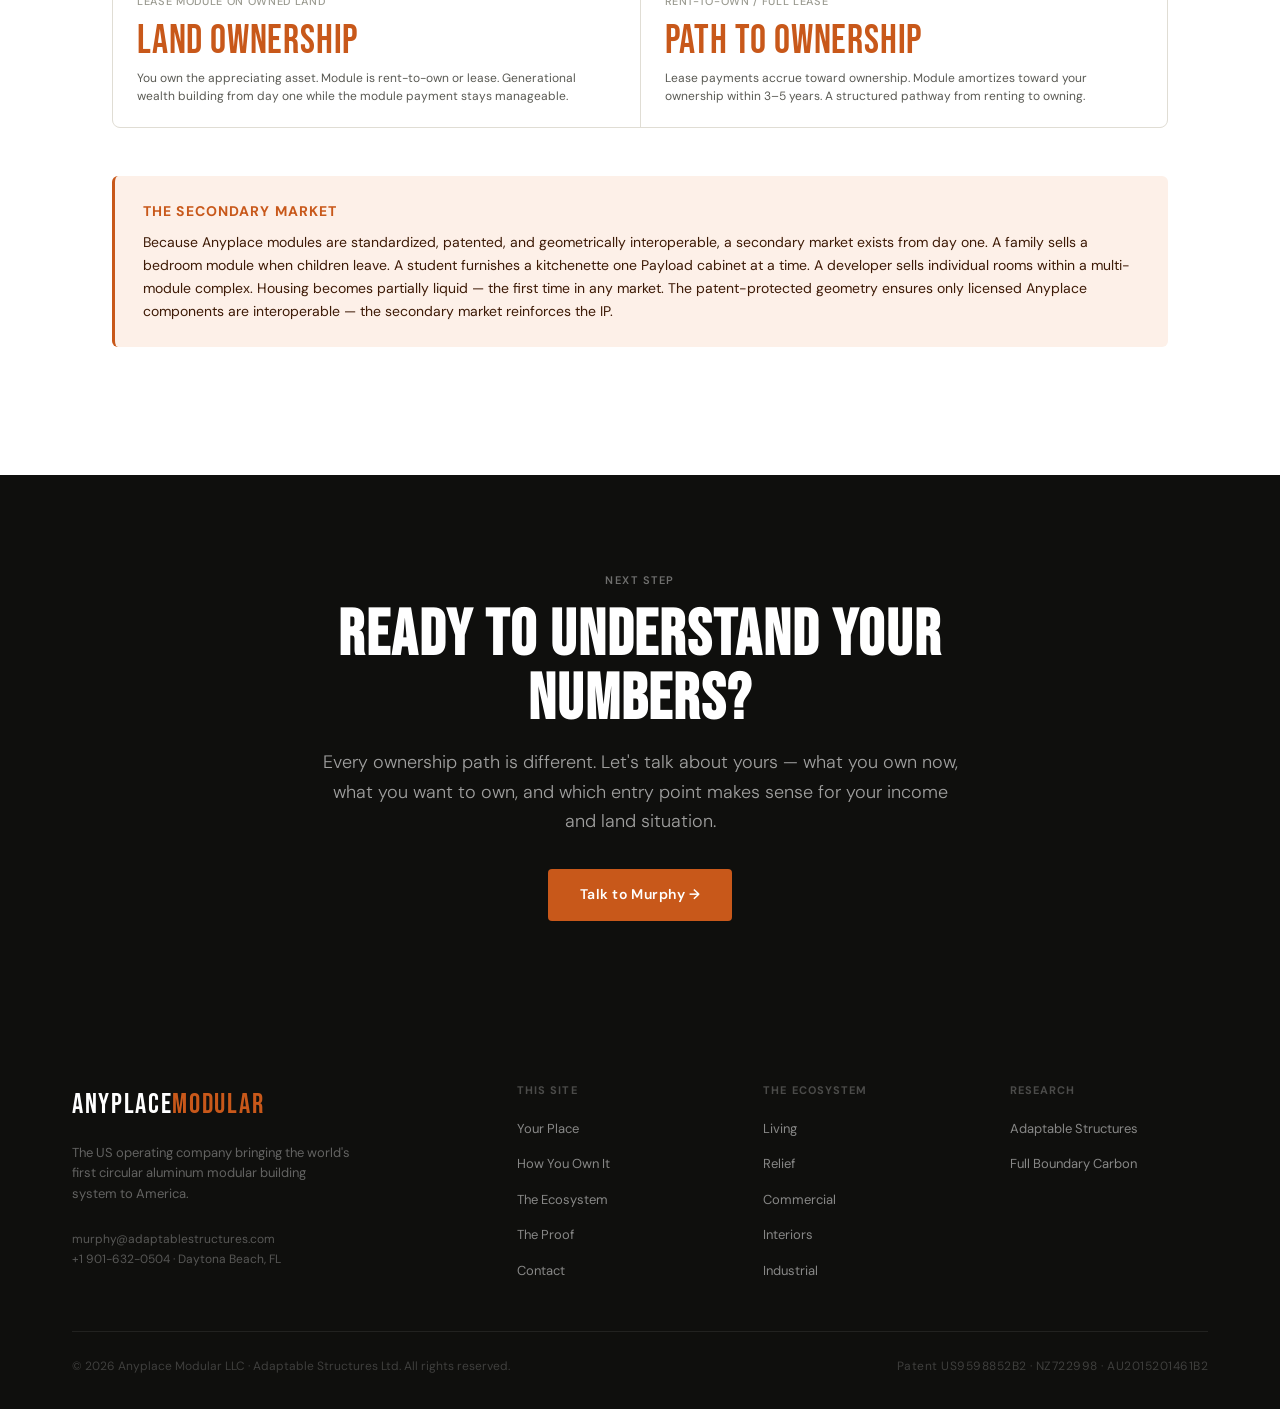
<file: how-you-own-it/index.html>
<!DOCTYPE html>
<html lang="en">
<head>
<meta charset="UTF-8">
<meta name="viewport" content="width=device-width, initial-scale=1.0">
<title>How You Own It — Anyplace Modular</title>
<meta name="description" content="Land appreciates. Structure depreciates. Finance them separately. The Anyplace ownership model separates the generational asset from the manufactured one — and opens homeownership to households earning $40K.">
<link rel="stylesheet" href="/assets/styles.css">
<link rel="icon" href="/assets/favicon/favicon-32.png" sizes="32x32">
</head>
<body>

<nav>
  <a href="/" class="nav-logo">ANYPLACE<span>MODULAR</span></a>
  <ul class="nav-links">
    <li><a href="/your-place/">Your Place</a></li>
    <li><a href="/how-you-own-it/" class="active">How You Own It</a></li>
    <li><a href="/the-ecosystem/">The Ecosystem</a></li>
    <li><a href="/the-proof/">The Proof</a></li>
    <li><a href="https://www.adaptablestructures.com" target="_blank">Research</a></li>
    <li><a href="/contact/" class="nav-cta">Get Started</a></li>
  </ul>
</nav>

<div class="page-hero">
  <div class="breadcrumb" style="background:rgba(255,255,255,0.04);padding:14px 0">
    <a href="/">Home</a><span>→</span>How You Own It
  </div>
  <div class="page-hero-inner">
    <p class="page-hero-eyebrow">Ownership model</p>
    <h1 class="page-hero-title">OWN THE RIGHT<br>ASSET ON THE<br>RIGHT DEBT.</h1>
    <p class="page-hero-deck">Land appreciates. Structure depreciates. Financing them together at the same rate for 30 years is economically irrational. Anyplace separates them — and saves you $400,000 in the process.</p>
  </div>
</div>

<div style="background:var(--white)">
<div class="section">
  <p class="eyebrow">The conventional trap</p>
  <h2 class="section-title">You pay for a $420K home twice.</h2>
  <p class="section-deck">At today's 30-year fixed rate of 6.37%, a household borrowing $378,000 pays $471,574 in interest alone. Total cost: $891,574. For a $420,000 asset. The bank collects interest on both land (appreciating) and structure (depreciating) — bundled together, at the same rate, regardless of their individual performance.</p>

  <div class="stat-grid stat-grid-2">
    <div class="stat" style="border-left:3px solid #8b2020">
      <p class="stat-label">Conventional model — $420K home</p>
      <p class="stat-value" style="color:#8b2020;font-size:28px">$471,574 interest</p>
      <p class="stat-note">30yr @ 6.37%. Total paid: $891,574. Interest exceeds purchase price. Land and structure financed identically despite opposite economic behavior.</p>
    </div>
    <div class="stat" style="border-left:3px solid var(--green)">
      <p class="stat-label">Anyplace model — land + module</p>
      <p class="stat-value green" style="font-size:28px">$386K total interest</p>
      <p class="stat-note">Land mortgaged separately as appreciating asset. Module as 15yr chattel at 7%. Combined interest saving vs. conventional: $85K+ on financing alone. Module paid off in 15 years.</p>
    </div>
  </div>

  <hr class="rule">

  <p class="eyebrow">The Anyplace model</p>
  <h2 class="section-title">Two assets. Two instruments.<br>Both correct.</h2>

  <div class="split">
    <div>
      <h3 style="font-family:'Bebas Neue',sans-serif;font-size:36px;letter-spacing:.03em;margin-bottom:16px;color:var(--ink)">The land is the generational asset.</h3>
      <p class="body">Land appreciates. It passes to children. It is the correct vehicle for a 30-year mortgage — secured against something that genuinely grows in value over time. Mortgage the land conventionally. That debt makes economic sense.</p>
      <h3 style="font-family:'Bebas Neue',sans-serif;font-size:36px;letter-spacing:.03em;margin-bottom:16px;margin-top:28px;color:var(--ink)">The module is the manufactured asset.</h3>
      <p class="body">The module is personal property — a manufactured asset with a known performance curve and a documented 98% material recovery floor. Finance it as chattel: shorter term, appropriate to what it is. At 7% over 15 years, a $112,500 loan costs $69,300 in interest. The module is paid off while the children are still in school.</p>
      <p class="body">When the module reaches end of life, 98% of its material value is recovered. The lender's collateral position has a hard floor — the first manufactured housing asset in history with a documented, non-zero end-of-life value. This is a structurally superior chattel lending product.</p>
    </div>
    <div>
      <div class="stat-grid" style="grid-template-columns:1fr;margin-bottom:16px">
        <div class="stat" style="background:var(--green-light);border-left:3px solid var(--green)">
          <p class="stat-label" style="color:var(--green)">Land mortgage</p>
          <p class="stat-value" style="color:var(--green);font-size:28px">30yr conventional</p>
          <p class="stat-note">Appreciating asset. Generational wealth vehicle. Passes to children. Real estate rates. Correct instrument for the correct asset.</p>
        </div>
      </div>
      <div class="stat-grid" style="grid-template-columns:1fr;margin-bottom:0">
        <div class="stat" style="background:var(--orange-light);border-left:3px solid var(--orange)">
          <p class="stat-label" style="color:var(--orange)">Module — chattel loan</p>
          <p class="stat-value orange" style="font-size:28px">15yr personal property</p>
          <p class="stat-note">Manufactured asset. 98% material recovery floor. Paid off in 15 years. Module outlasts the loan. Interest: ~$69,300 vs $471,574 conventional. Saving: $402,274.</p>
        </div>
      </div>
    </div>
  </div>

  <hr class="rule">

  <p class="eyebrow">Who qualifies</p>
  <h2 class="section-title">$40,000 income. Real ownership.</h2>
  <p class="section-deck">At a 30% housing cost ratio — the federal affordability threshold — a $125,000 Anyplace module financed over 15 years at 7% requires a qualifying household income of approximately $40,400 per year. The current system requires $94,400.</p>

  <div class="stat-grid stat-grid-4">
    <div class="stat">
      <p class="stat-label">Min income — conventional median home</p>
      <p class="stat-value" style="color:#8b2020">$94K/yr</p>
      <p class="stat-note">Above US median. Majority of households locked out.</p>
    </div>
    <div class="stat">
      <p class="stat-label">Min income — Anyplace 1BR (2 modules)</p>
      <p class="stat-value orange">$40K/yr</p>
      <p class="stat-note">Well below median. Opens ownership to 50M+ households.</p>
    </div>
    <div class="stat">
      <p class="stat-label">Min income — Anyplace full 2BR (4 modules)</p>
      <p class="stat-value orange">$57K/yr</p>
      <p class="stat-note">Below US median. Serves working families.</p>
    </div>
    <div class="stat">
      <p class="stat-label">US households below $50K/yr</p>
      <p class="stat-value" style="color:var(--ink)">~37%</p>
      <p class="stat-note">~50 million households. Currently locked out of ownership entirely.</p>
    </div>
  </div>

  <hr class="rule">

  <p class="eyebrow">Four ways to enter</p>
  <h2 class="section-title">Own at whatever stage works for you.</h2>

  <div class="stat-grid stat-grid-2">
    <div class="stat">
      <p class="stat-label">Own land + own module</p>
      <p class="stat-value orange">Full ownership</p>
      <p class="stat-note">Land mortgaged conventionally. Module financed as chattel. Both assets owned. Maximum equity position.</p>
    </div>
    <div class="stat">
      <p class="stat-label">Own module on leased land</p>
      <p class="stat-value orange">Module ownership</p>
      <p class="stat-note">Chattel loan on the module. Land leased. Module is personal property — take it with you if you move. Screw pile foundation: no contamination, fully removable.</p>
    </div>
    <div class="stat">
      <p class="stat-label">Lease module on owned land</p>
      <p class="stat-value orange">Land ownership</p>
      <p class="stat-note">You own the appreciating asset. Module is rent-to-own or lease. Generational wealth building from day one while the module payment stays manageable.</p>
    </div>
    <div class="stat">
      <p class="stat-label">Rent-to-own / full lease</p>
      <p class="stat-value orange">Path to ownership</p>
      <p class="stat-note">Lease payments accrue toward ownership. Module amortizes toward your ownership within 3–5 years. A structured pathway from renting to owning.</p>
    </div>
  </div>

  <div class="callout orange">
    <p class="callout-title">The secondary market</p>
    <p>Because Anyplace modules are standardized, patented, and geometrically interoperable, a secondary market exists from day one. A family sells a bedroom module when children leave. A student furnishes a kitchenette one Payload cabinet at a time. A developer sells individual rooms within a multi-module complex. Housing becomes partially liquid — the first time in any market. The patent-protected geometry ensures only licensed Anyplace components are interoperable — the secondary market reinforces the IP.</p>
  </div>
</div>
</div>

<div style="background:var(--ink)">
<div class="section-dark">
  <div class="section-dark-inner" style="text-align:center;max-width:640px;margin:0 auto">
    <p class="eyebrow eyebrow-light">Next step</p>
    <h2 class="section-title section-title-white">Ready to understand your numbers?</h2>
    <p class="section-deck section-deck-white" style="margin:0 auto 32px">Every ownership path is different. Let's talk about yours — what you own now, what you want to own, and which entry point makes sense for your income and land situation.</p>
    <a href="/contact/" class="btn-primary">Talk to Murphy →</a>
  </div>
</div>
</div>

<footer>
  <div class="footer-grid">
    <div>
      <p class="footer-brand">ANYPLACE<span>MODULAR</span></p>
      <p class="footer-tagline">The US operating company bringing the world's first circular aluminum modular building system to America.</p>
      <p style="font-size:12px;color:rgba(255,255,255,0.3)">murphy@adaptablestructures.com<br>+1 901-632-0504 · Daytona Beach, FL</p>
    </div>
    <div>
      <p class="footer-col-title">This site</p>
      <ul class="footer-links">
        <li><a href="/your-place/">Your Place</a></li>
        <li><a href="/how-you-own-it/">How You Own It</a></li>
        <li><a href="/the-ecosystem/">The Ecosystem</a></li>
        <li><a href="/the-proof/">The Proof</a></li>
        <li><a href="/contact/">Contact</a></li>
      </ul>
    </div>
    <div>
      <p class="footer-col-title">The ecosystem</p>
      <ul class="footer-links">
        <li><a href="https://www.anyplaceliving.com" target="_blank">Living</a></li>
        <li><a href="https://www.anyplacerelief.com" target="_blank">Relief</a></li>
        <li><a href="https://www.anyplacecommercial.com" target="_blank">Commercial</a></li>
        <li><a href="https://www.anyplaceinteriors.com" target="_blank">Interiors</a></li>
        <li><a href="https://www.anyplaceindustrial.com" target="_blank">Industrial</a></li>
      </ul>
    </div>
    <div>
      <p class="footer-col-title">Research</p>
      <ul class="footer-links">
        <li><a href="https://www.adaptablestructures.com" target="_blank">Adaptable Structures</a></li>
        <li><a href="https://www.fullboundarycarbon.org" target="_blank">Full Boundary Carbon</a></li>
      </ul>
    </div>
  </div>
  <div class="footer-bottom">
    <p>© 2026 Anyplace Modular LLC · Adaptable Structures Ltd. All rights reserved.</p>
    <p class="footer-patent">Patent US9598852B2 · NZ722998 · AU2015201461B2</p>
  </div>
</footer>

</body>
</html>
</file>
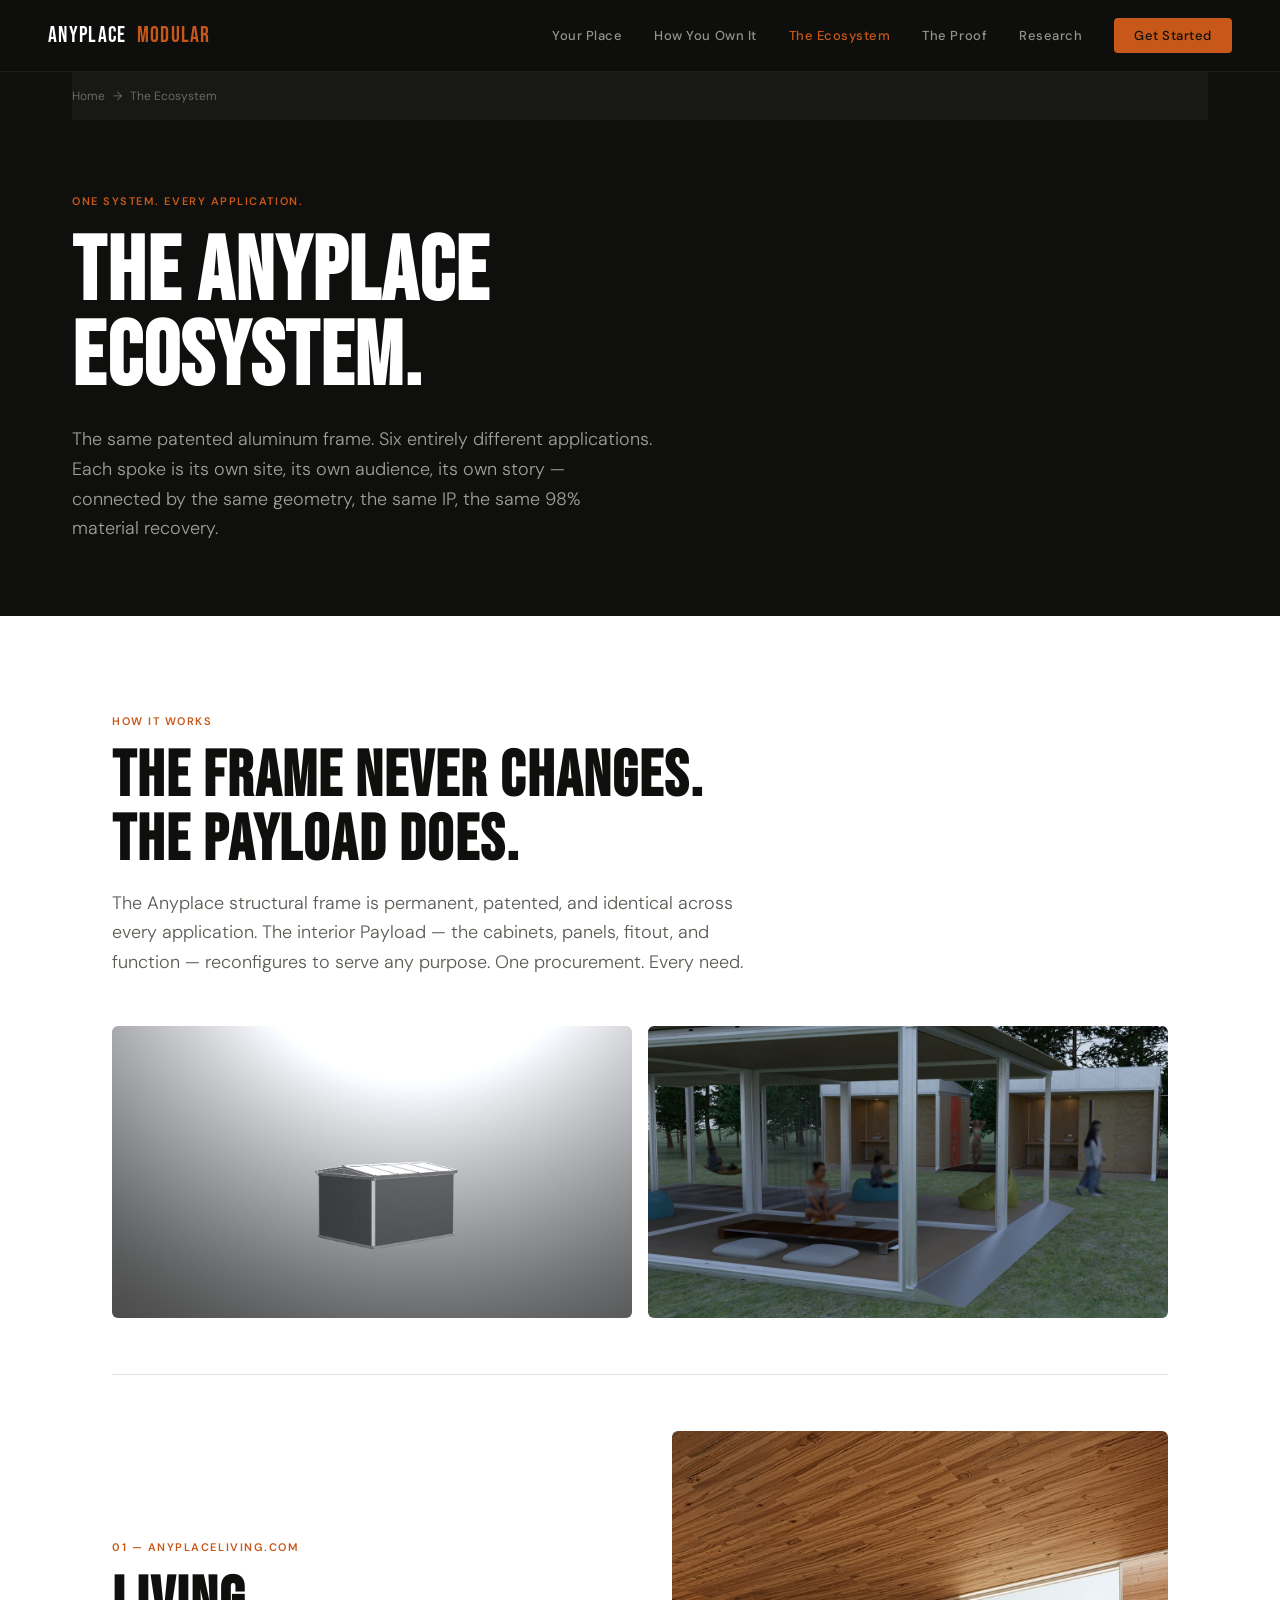
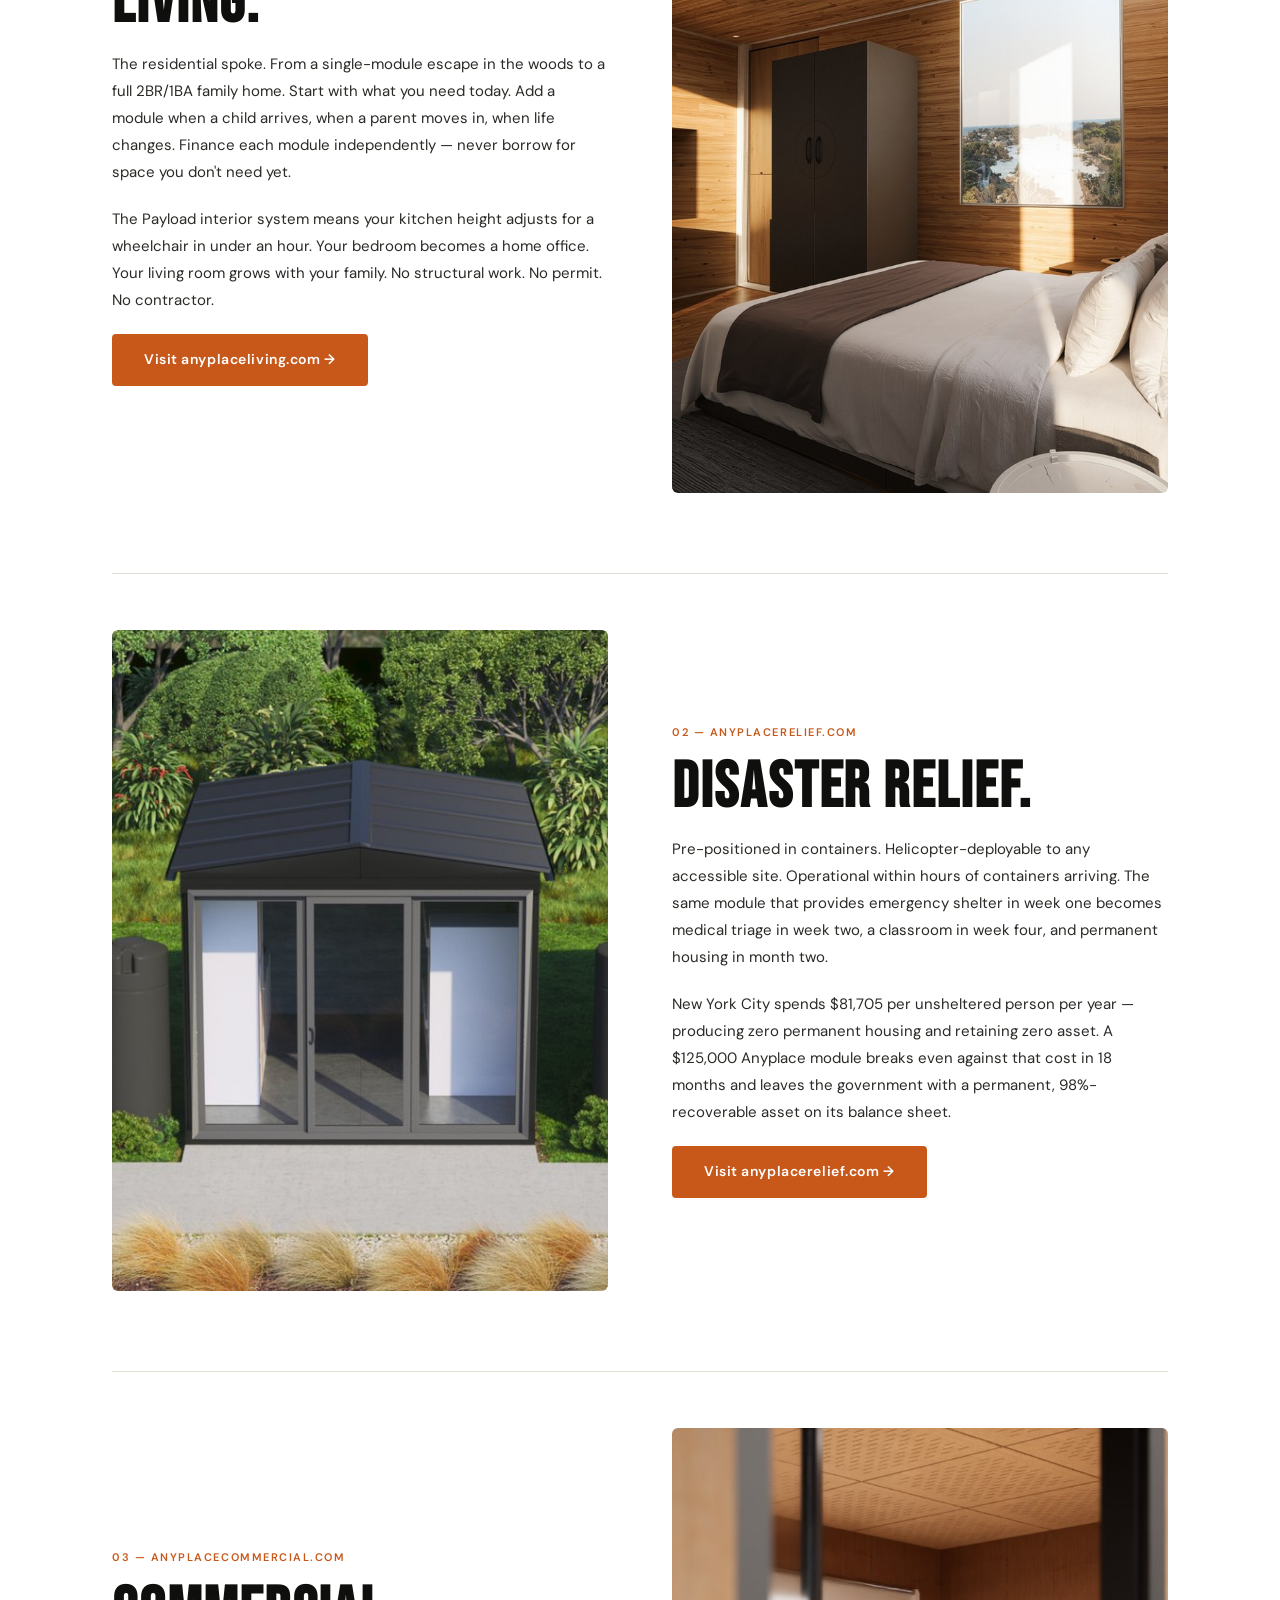
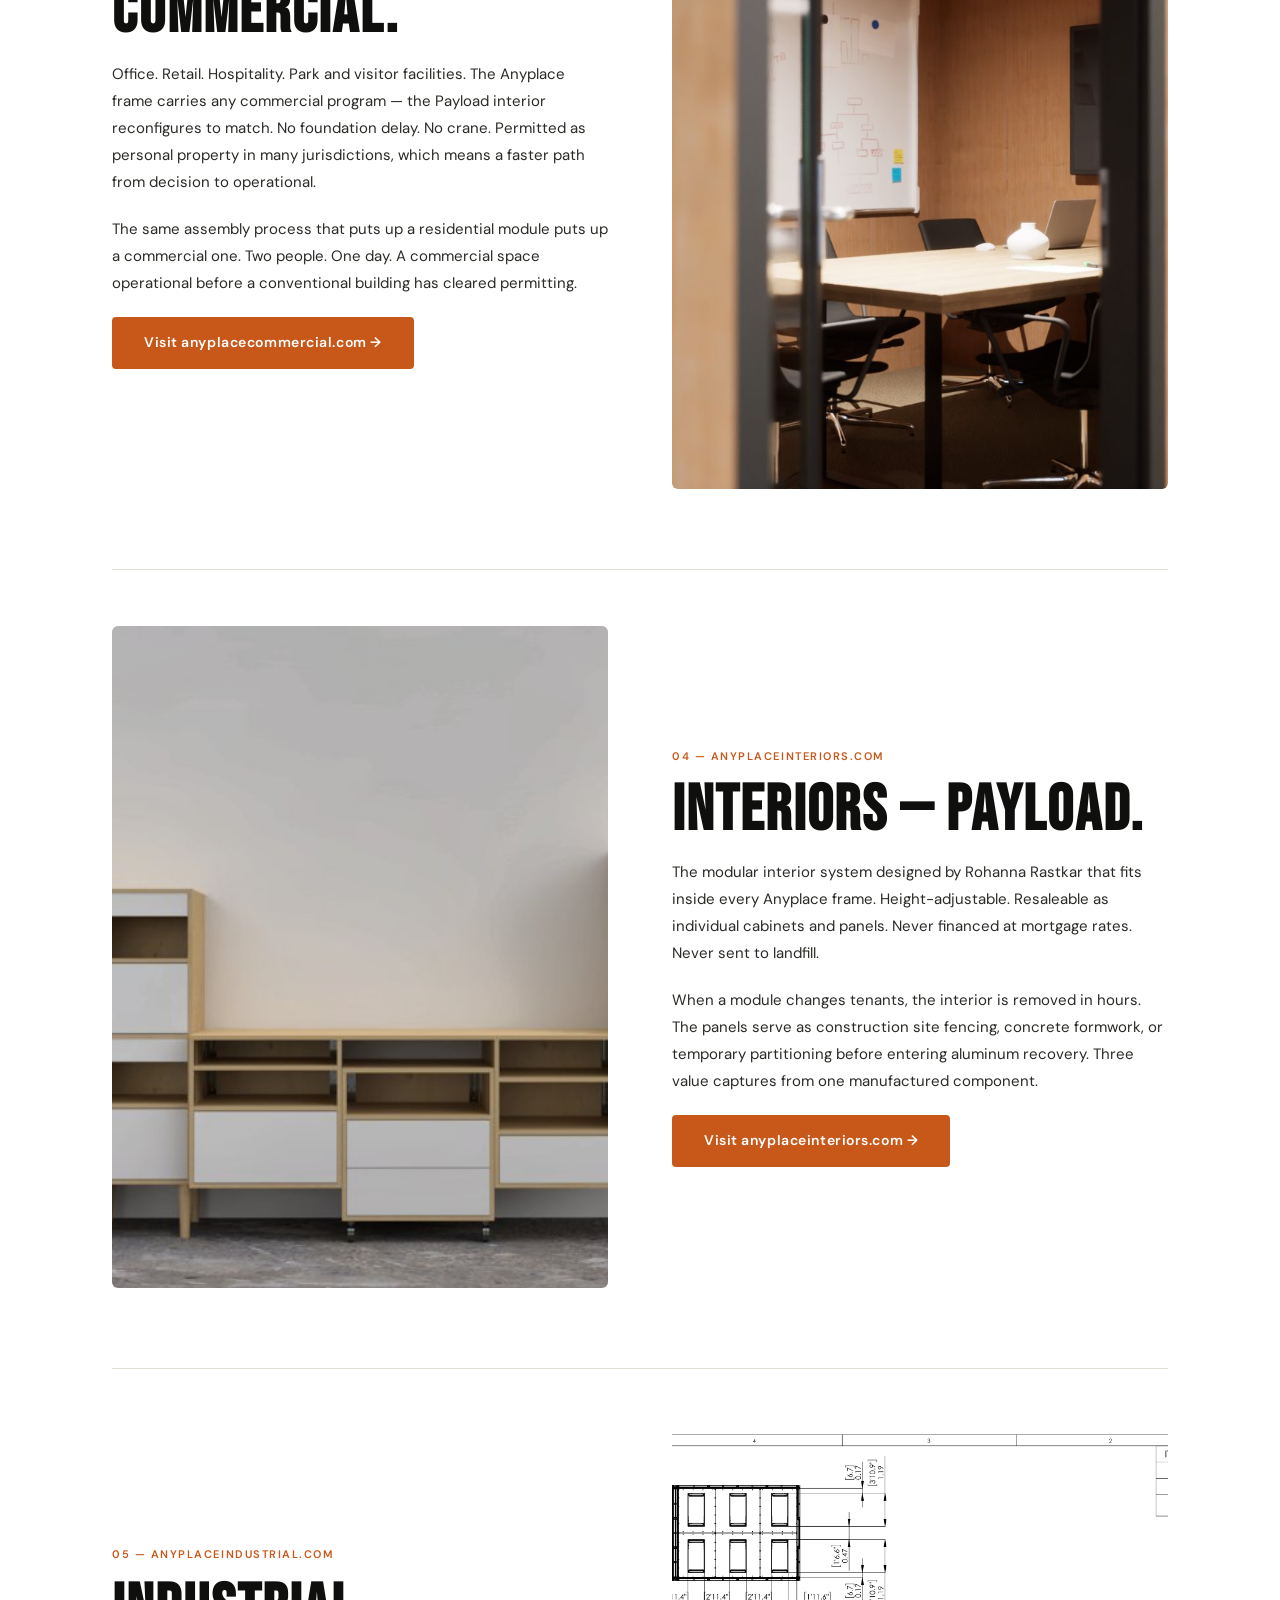
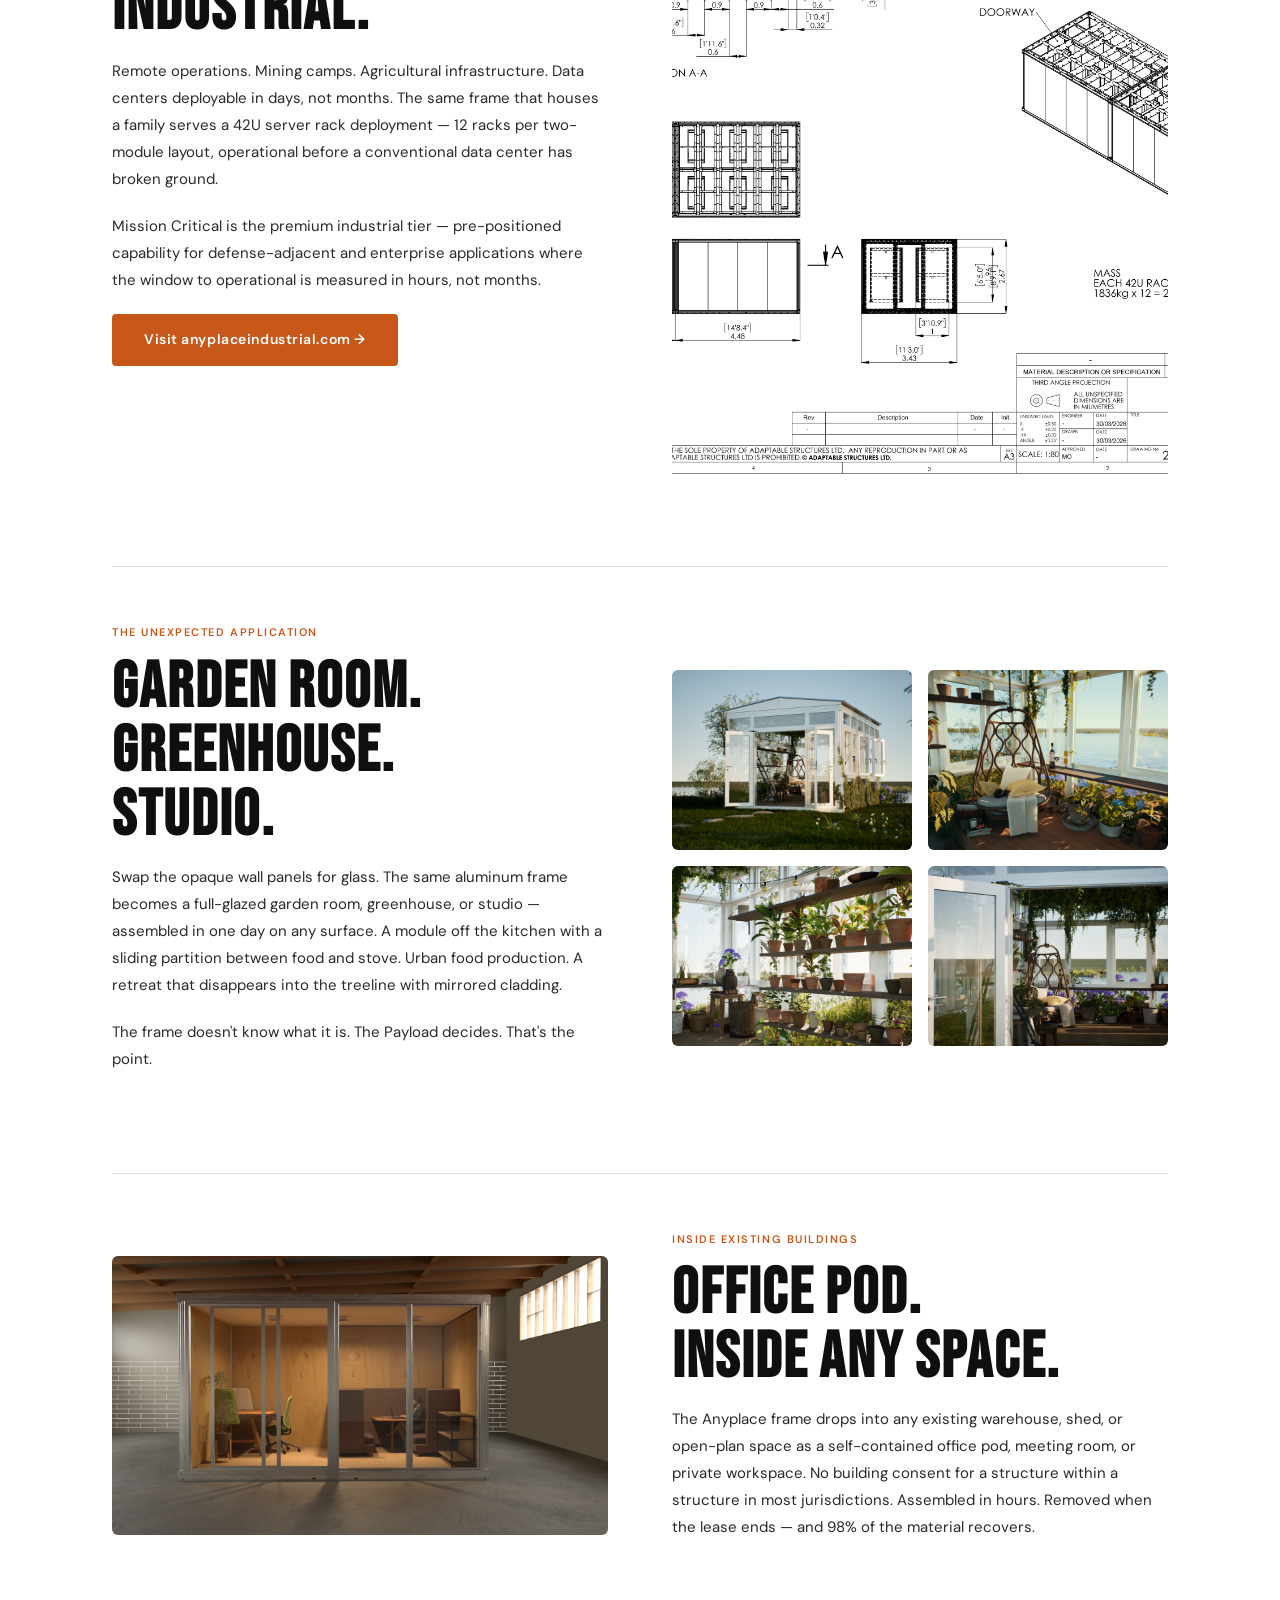
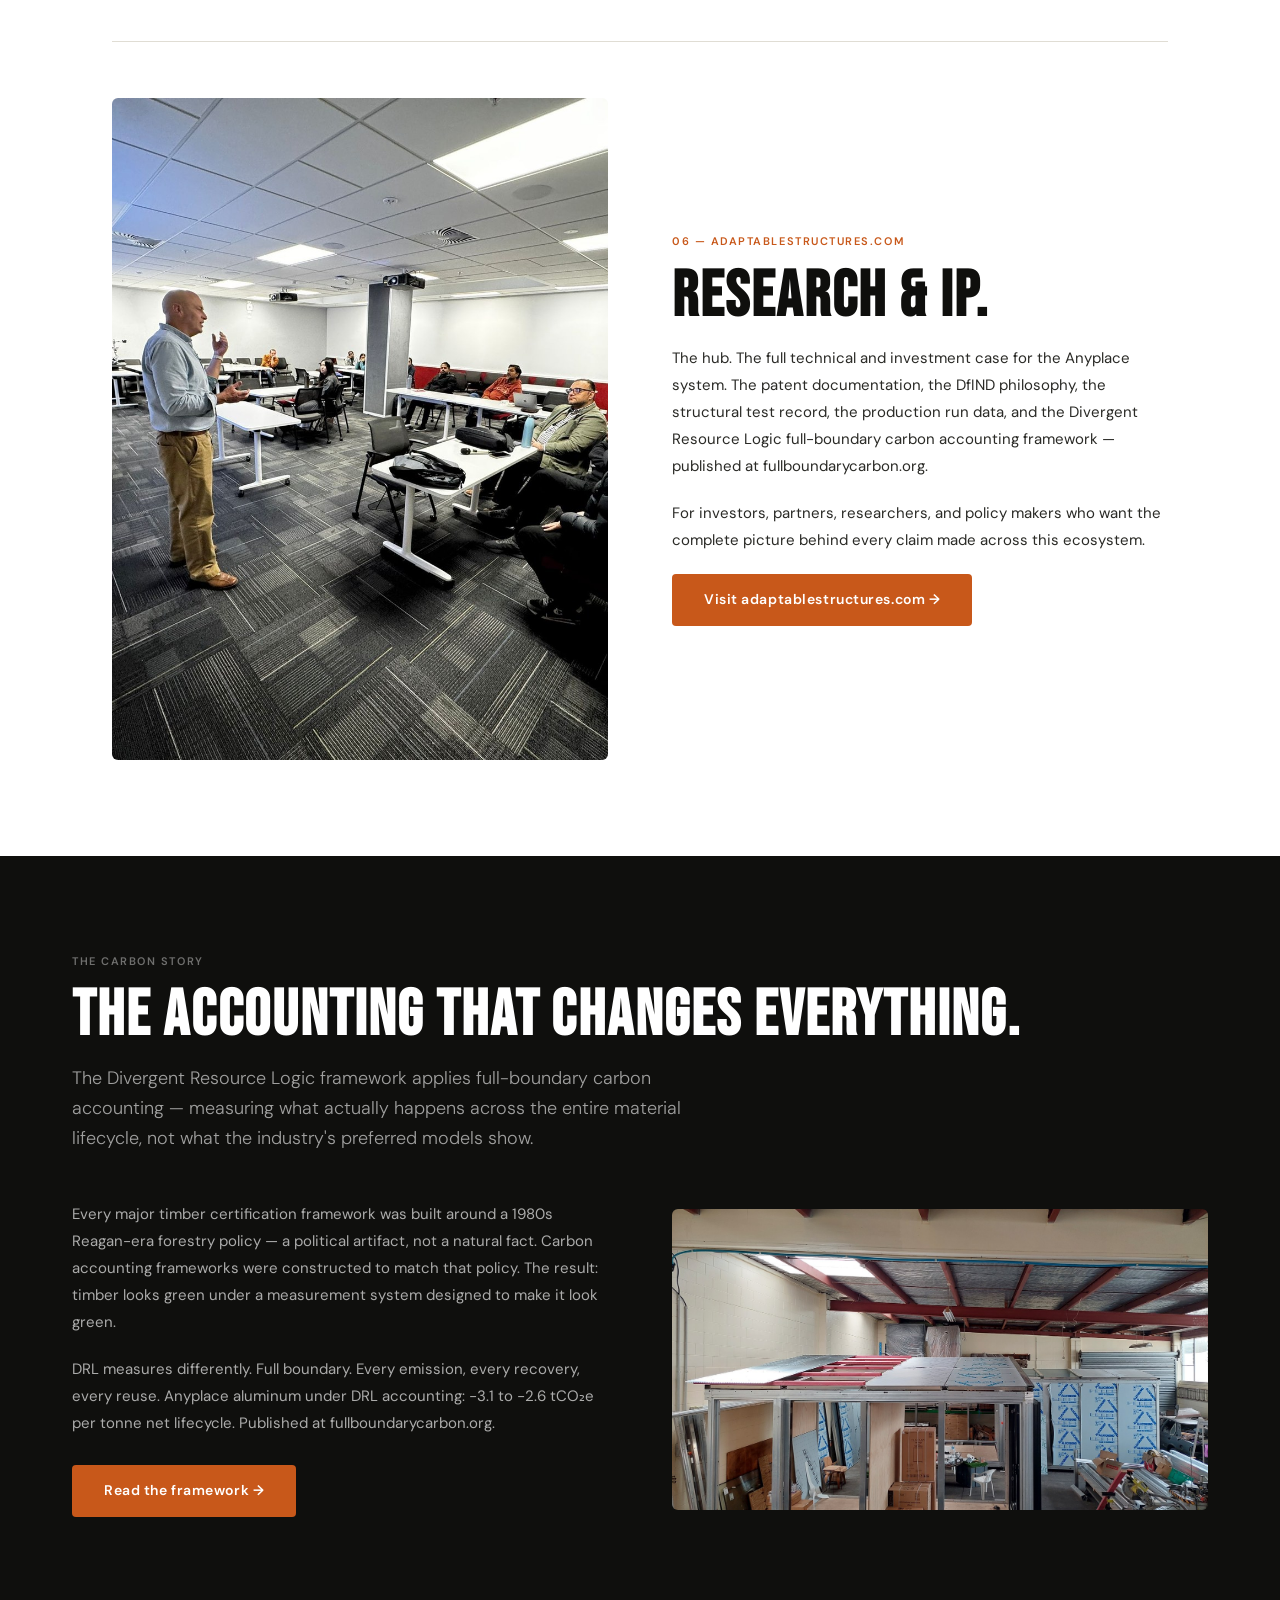
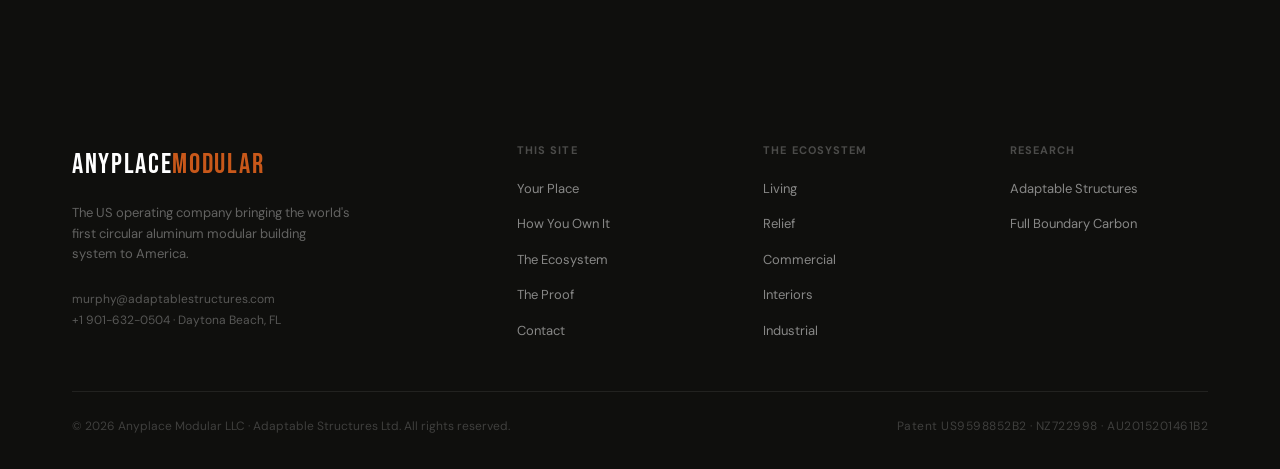
<file: the-ecosystem/index.html>
<!DOCTYPE html>
<html lang="en">
<head>
<meta charset="UTF-8">
<meta name="viewport" content="width=device-width, initial-scale=1.0">
<title>The Ecosystem — Anyplace Modular</title>
<meta name="description" content="One patented system. Six applications. Housing, disaster relief, commercial, interiors, industrial, and the research hub. The Anyplace ecosystem — each spoke its own site, all connected.">
<link rel="stylesheet" href="/assets/styles.css">
<link rel="icon" href="/assets/favicon/favicon-32.png" sizes="32x32">
</head>
<body>

<nav>
  <a href="/" class="nav-logo">ANYPLACE<span>MODULAR</span></a>
  <ul class="nav-links">
    <li><a href="/your-place/">Your Place</a></li>
    <li><a href="/how-you-own-it/">How You Own It</a></li>
    <li><a href="/the-ecosystem/" class="active">The Ecosystem</a></li>
    <li><a href="/the-proof/">The Proof</a></li>
    <li><a href="https://www.adaptablestructures.com" target="_blank">Research</a></li>
    <li><a href="/contact/" class="nav-cta">Get Started</a></li>
  </ul>
</nav>

<div class="page-hero">
  <div class="breadcrumb" style="background:rgba(255,255,255,0.04);padding:14px 0">
    <a href="/">Home</a><span>→</span>The Ecosystem
  </div>
  <div class="page-hero-inner">
    <p class="page-hero-eyebrow">One system. Every application.</p>
    <h1 class="page-hero-title">THE ANYPLACE<br>ECOSYSTEM.</h1>
    <p class="page-hero-deck">The same patented aluminum frame. Six entirely different applications. Each spoke is its own site, its own audience, its own story — connected by the same geometry, the same IP, the same 98% material recovery.</p>
  </div>
</div>

<div style="background:var(--white)">
<div class="section">

  <p class="eyebrow">How it works</p>
  <h2 class="section-title">The frame never changes.<br>The Payload does.</h2>
  <p class="section-deck">The Anyplace structural frame is permanent, patented, and identical across every application. The interior Payload — the cabinets, panels, fitout, and function — reconfigures to serve any purpose. One procurement. Every need.</p>

  <div class="img-grid-2" style="margin-bottom:48px">
    <div class="img-wrap img-wrap-wide">
      <img src="/assets/images/system-exploded-closed.jpg" alt="Anyplace module assembled" loading="lazy">
    </div>
    <div class="img-wrap img-wrap-wide">
      <img src="/assets/images/relief-camp-ecosystem.jpg" alt="Anyplace relief deployment" loading="lazy">
    </div>
  </div>

  <hr class="rule">

  <!-- SPOKE 01 — LIVING -->
  <div class="split" style="margin-bottom:80px">
    <div>
      <p class="eyebrow">01 — anyplaceliving.com</p>
      <h2 class="section-title">Living.</h2>
      <p class="body">The residential spoke. From a single-module escape in the woods to a full 2BR/1BA family home. Start with what you need today. Add a module when a child arrives, when a parent moves in, when life changes. Finance each module independently — never borrow for space you don't need yet.</p>
      <p class="body">The Payload interior system means your kitchen height adjusts for a wheelchair in under an hour. Your bedroom becomes a home office. Your living room grows with your family. No structural work. No permit. No contractor.</p>
      <a href="https://www.anyplaceliving.com" target="_blank" class="btn-primary">Visit anyplaceliving.com →</a>
    </div>
    <div class="img-wrap img-wrap-tall">
      <img src="/assets/images/living-v2-bedroom.jpg" alt="Anyplace living interior" loading="lazy">
    </div>
  </div>

  <hr class="rule">

  <!-- SPOKE 02 — RELIEF -->
  <div class="split split-reverse" style="margin-bottom:80px">
    <div>
      <p class="eyebrow">02 — anyplacerelief.com</p>
      <h2 class="section-title">Disaster Relief.</h2>
      <p class="body">Pre-positioned in containers. Helicopter-deployable to any accessible site. Operational within hours of containers arriving. The same module that provides emergency shelter in week one becomes medical triage in week two, a classroom in week four, and permanent housing in month two.</p>
      <p class="body">New York City spends $81,705 per unsheltered person per year — producing zero permanent housing and retaining zero asset. A $125,000 Anyplace module breaks even against that cost in 18 months and leaves the government with a permanent, 98%-recoverable asset on its balance sheet.</p>
      <a href="https://www.anyplacerelief.com" target="_blank" class="btn-primary">Visit anyplacerelief.com →</a>
    </div>
    <div class="img-wrap img-wrap-tall">
      <img src="/assets/images/relief-3-modules-open.jpg" alt="Anyplace relief deployment" loading="lazy">
    </div>
  </div>

  <hr class="rule">

  <!-- SPOKE 03 — COMMERCIAL -->
  <div class="split" style="margin-bottom:80px">
    <div>
      <p class="eyebrow">03 — anyplacecommercial.com</p>
      <h2 class="section-title">Commercial.</h2>
      <p class="body">Office. Retail. Hospitality. Park and visitor facilities. The Anyplace frame carries any commercial program — the Payload interior reconfigures to match. No foundation delay. No crane. Permitted as personal property in many jurisdictions, which means a faster path from decision to operational.</p>
      <p class="body">The same assembly process that puts up a residential module puts up a commercial one. Two people. One day. A commercial space operational before a conventional building has cleared permitting.</p>
      <a href="https://www.anyplacecommercial.com" target="_blank" class="btn-primary">Visit anyplacecommercial.com →</a>
    </div>
    <div class="img-wrap img-wrap-tall">
      <img src="/assets/images/commercial-office-meeting.jpg" alt="Anyplace commercial office" loading="lazy">
    </div>
  </div>

  <hr class="rule">

  <!-- SPOKE 04 — INTERIORS -->
  <div class="split split-reverse" style="margin-bottom:80px">
    <div>
      <p class="eyebrow">04 — anyplaceinteriors.com</p>
      <h2 class="section-title">Interiors — Payload.</h2>
      <p class="body">The modular interior system designed by Rohanna Rastkar that fits inside every Anyplace frame. Height-adjustable. Resaleable as individual cabinets and panels. Never financed at mortgage rates. Never sent to landfill.</p>
      <p class="body">When a module changes tenants, the interior is removed in hours. The panels serve as construction site fencing, concrete formwork, or temporary partitioning before entering aluminum recovery. Three value captures from one manufactured component.</p>
      <a href="https://www.anyplaceinteriors.com" target="_blank" class="btn-primary">Visit anyplaceinteriors.com →</a>
    </div>
    <div class="img-wrap img-wrap-tall">
      <img src="/assets/images/payload-full-wall.jpg" alt="Payload interior system" loading="lazy">
    </div>
  </div>

  <hr class="rule">

  <!-- SPOKE 05 — INDUSTRIAL -->
  <div class="split" style="margin-bottom:80px">
    <div>
      <p class="eyebrow">05 — anyplaceindustrial.com</p>
      <h2 class="section-title">Industrial.</h2>
      <p class="body">Remote operations. Mining camps. Agricultural infrastructure. Data centers deployable in days, not months. The same frame that houses a family serves a 42U server rack deployment — 12 racks per two-module layout, operational before a conventional data center has broken ground.</p>
      <p class="body">Mission Critical is the premium industrial tier — pre-positioned capability for defense-adjacent and enterprise applications where the window to operational is measured in hours, not months.</p>
      <a href="https://www.anyplaceindustrial.com" target="_blank" class="btn-primary">Visit anyplaceindustrial.com →</a>
    </div>
    <div class="img-wrap img-wrap-tall">
      <img src="/assets/images/data-centers-2mod-hires.png" alt="Anyplace data center configuration" loading="lazy">
    </div>
  </div>

  <hr class="rule">

  <!-- GREENHOUSE -->
  <div class="split" style="margin-bottom:80px">
    <div>
      <p class="eyebrow">The unexpected application</p>
      <h2 class="section-title">Garden room.<br>Greenhouse.<br>Studio.</h2>
      <p class="body">Swap the opaque wall panels for glass. The same aluminum frame becomes a full-glazed garden room, greenhouse, or studio — assembled in one day on any surface. A module off the kitchen with a sliding partition between food and stove. Urban food production. A retreat that disappears into the treeline with mirrored cladding.</p>
      <p class="body">The frame doesn't know what it is. The Payload decides. That's the point.</p>
    </div>
    <div class="img-grid-2" style="margin-bottom:0">
      <div class="img-wrap">
        <img src="/assets/images/greenhouse-exterior-waterfront.png" alt="Anyplace greenhouse module — waterfront exterior" loading="lazy">
      </div>
      <div class="img-wrap">
        <img src="/assets/images/greenhouse-interior-swing-lake.png" alt="Anyplace greenhouse interior — garden room" loading="lazy">
      </div>
      <div class="img-wrap">
        <img src="/assets/images/greenhouse-shelves-plants.png" alt="Anyplace greenhouse — growing shelves" loading="lazy">
      </div>
      <div class="img-wrap">
        <img src="/assets/images/greenhouse-entry-doors-open.png" alt="Anyplace greenhouse — entry doors open" loading="lazy">
      </div>
    </div>
  </div>

  <hr class="rule">

  <!-- WAREHOUSE OFFICE -->
  <div class="split split-reverse" style="margin-bottom:80px">
    <div>
      <p class="eyebrow">Inside existing buildings</p>
      <h2 class="section-title">Office pod.<br>Inside any space.</h2>
      <p class="body">The Anyplace frame drops into any existing warehouse, shed, or open-plan space as a self-contained office pod, meeting room, or private workspace. No building consent for a structure within a structure in most jurisdictions. Assembled in hours. Removed when the lease ends — and 98% of the material recovers.</p>
    </div>
    <div class="img-wrap img-wrap-wide">
      <img src="/assets/images/warehouse-office-pod.jpg" alt="Anyplace module as office pod inside warehouse" loading="lazy">
    </div>
  </div>

  <hr class="rule">

  <!-- SPOKE 06 — RESEARCH -->
  <div class="split split-reverse" style="margin-bottom:0">
    <div>
      <p class="eyebrow">06 — adaptablestructures.com</p>
      <h2 class="section-title">Research & IP.</h2>
      <p class="body">The hub. The full technical and investment case for the Anyplace system. The patent documentation, the DfIND philosophy, the structural test record, the production run data, and the Divergent Resource Logic full-boundary carbon accounting framework — published at fullboundarycarbon.org.</p>
      <p class="body">For investors, partners, researchers, and policy makers who want the complete picture behind every claim made across this ecosystem.</p>
      <a href="https://www.adaptablestructures.com" target="_blank" class="btn-primary">Visit adaptablestructures.com →</a>
    </div>
    <div class="img-wrap img-wrap-tall">
      <img src="/assets/images/massey-2025-presenting.jpg" alt="Murphy O'Neal presenting at Massey University" loading="lazy">
    </div>
  </div>

</div>
</div>

<div style="background:var(--ink)">
<div class="section-dark">
  <div class="section-dark-inner">
    <p class="eyebrow eyebrow-light">The carbon story</p>
    <h2 class="section-title section-title-white">The accounting that changes everything.</h2>
    <p class="section-deck section-deck-white">The Divergent Resource Logic framework applies full-boundary carbon accounting — measuring what actually happens across the entire material lifecycle, not what the industry's preferred models show.</p>
    <div class="split">
      <div>
        <p class="body body-white">Every major timber certification framework was built around a 1980s Reagan-era forestry policy — a political artifact, not a natural fact. Carbon accounting frameworks were constructed to match that policy. The result: timber looks green under a measurement system designed to make it look green.</p>
        <p class="body body-white">DRL measures differently. Full boundary. Every emission, every recovery, every reuse. Anyplace aluminum under DRL accounting: −3.1 to −2.6 tCO₂e per tonne net lifecycle. Published at fullboundarycarbon.org.</p>
        <a href="https://www.fullboundarycarbon.org" target="_blank" class="btn-primary" style="margin-top:8px">Read the framework →</a>
      </div>
      <div class="img-wrap img-wrap-wide">
        <img src="/assets/images/hybrid-roof-overview.jpg" alt="Anyplace system overview" loading="lazy">
      </div>
    </div>
  </div>
</div>
</div>

<footer>
  <div class="footer-grid">
    <div>
      <p class="footer-brand">ANYPLACE<span>MODULAR</span></p>
      <p class="footer-tagline">The US operating company bringing the world's first circular aluminum modular building system to America.</p>
      <p style="font-size:12px;color:rgba(255,255,255,0.3)">murphy@adaptablestructures.com<br>+1 901-632-0504 · Daytona Beach, FL</p>
    </div>
    <div>
      <p class="footer-col-title">This site</p>
      <ul class="footer-links">
        <li><a href="/your-place/">Your Place</a></li>
        <li><a href="/how-you-own-it/">How You Own It</a></li>
        <li><a href="/the-ecosystem/">The Ecosystem</a></li>
        <li><a href="/the-proof/">The Proof</a></li>
        <li><a href="/contact/">Contact</a></li>
      </ul>
    </div>
    <div>
      <p class="footer-col-title">The ecosystem</p>
      <ul class="footer-links">
        <li><a href="https://www.anyplaceliving.com" target="_blank">Living</a></li>
        <li><a href="https://www.anyplacerelief.com" target="_blank">Relief</a></li>
        <li><a href="https://www.anyplacecommercial.com" target="_blank">Commercial</a></li>
        <li><a href="https://www.anyplaceinteriors.com" target="_blank">Interiors</a></li>
        <li><a href="https://www.anyplaceindustrial.com" target="_blank">Industrial</a></li>
      </ul>
    </div>
    <div>
      <p class="footer-col-title">Research</p>
      <ul class="footer-links">
        <li><a href="https://www.adaptablestructures.com" target="_blank">Adaptable Structures</a></li>
        <li><a href="https://www.fullboundarycarbon.org" target="_blank">Full Boundary Carbon</a></li>
      </ul>
    </div>
  </div>
  <div class="footer-bottom">
    <p>© 2026 Anyplace Modular LLC · Adaptable Structures Ltd. All rights reserved.</p>
    <p class="footer-patent">Patent US9598852B2 · NZ722998 · AU2015201461B2</p>
  </div>
</footer>

</body>
</html>
</file>
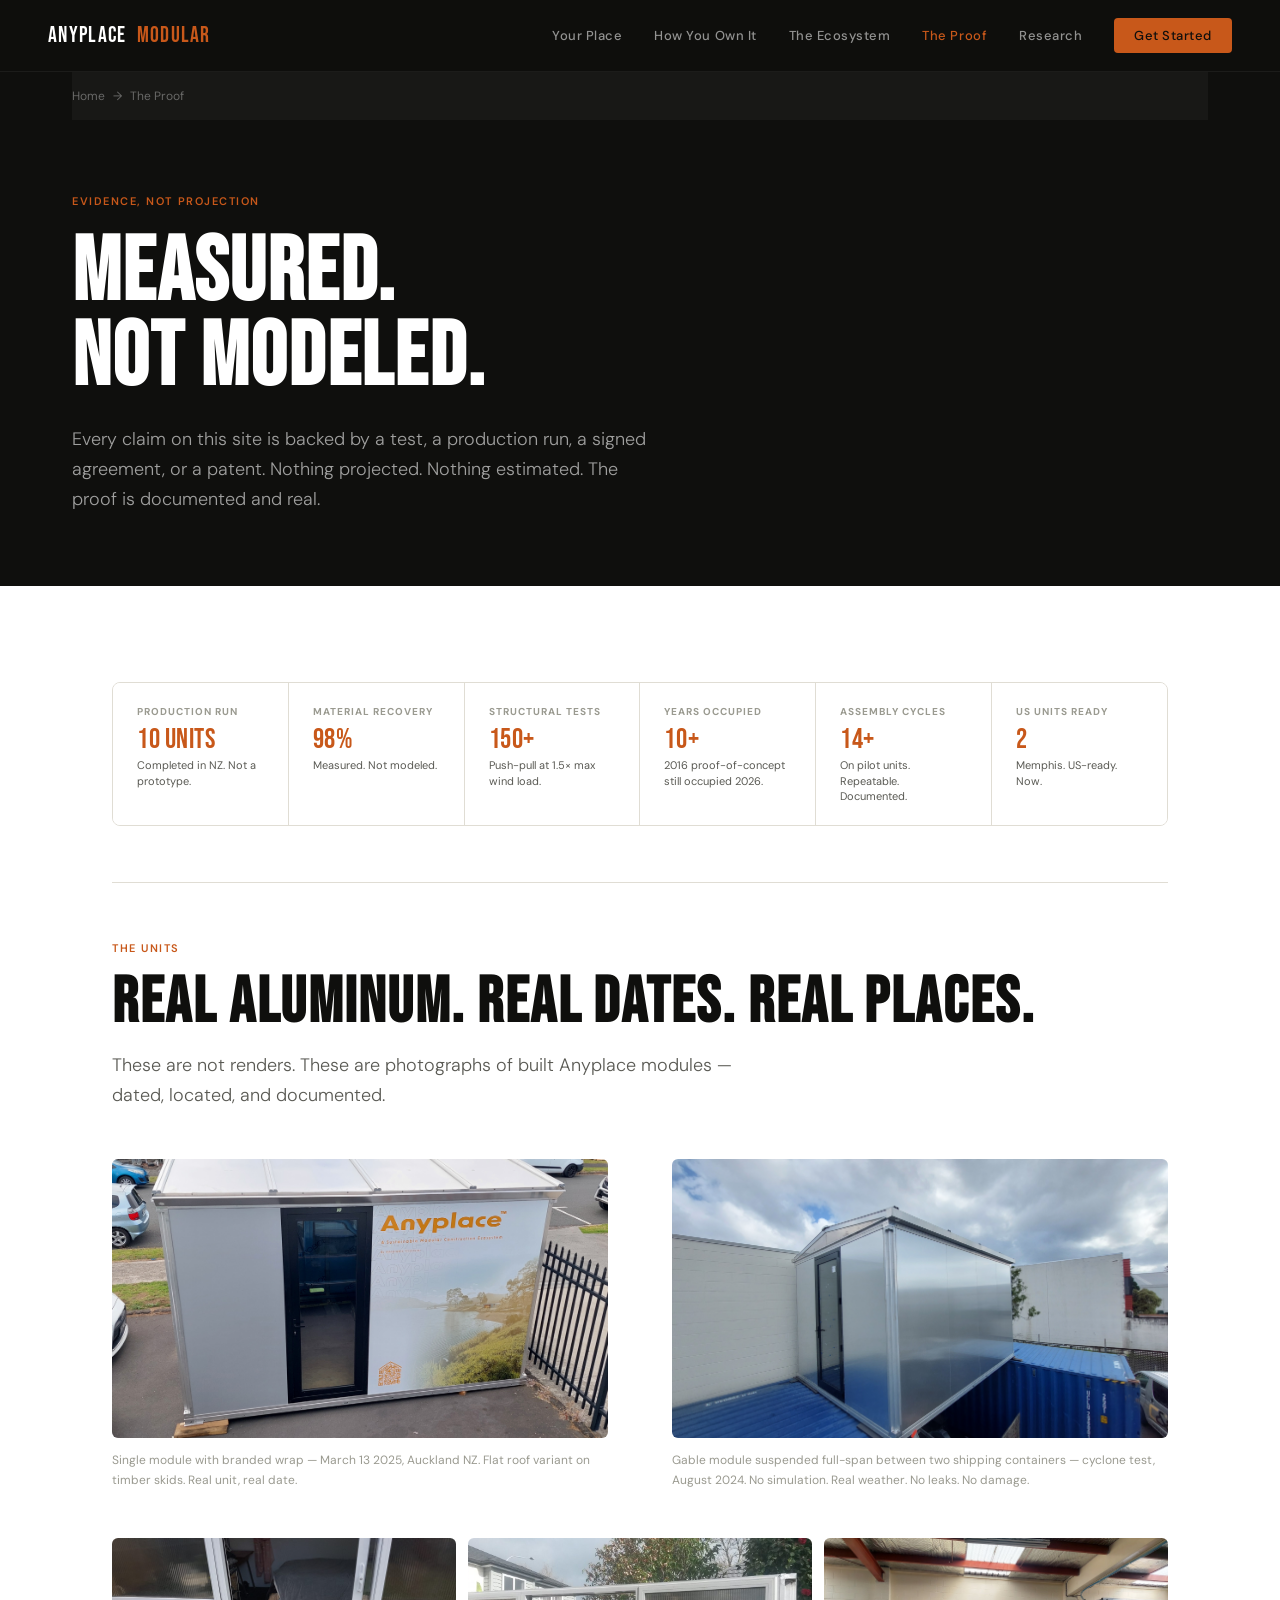
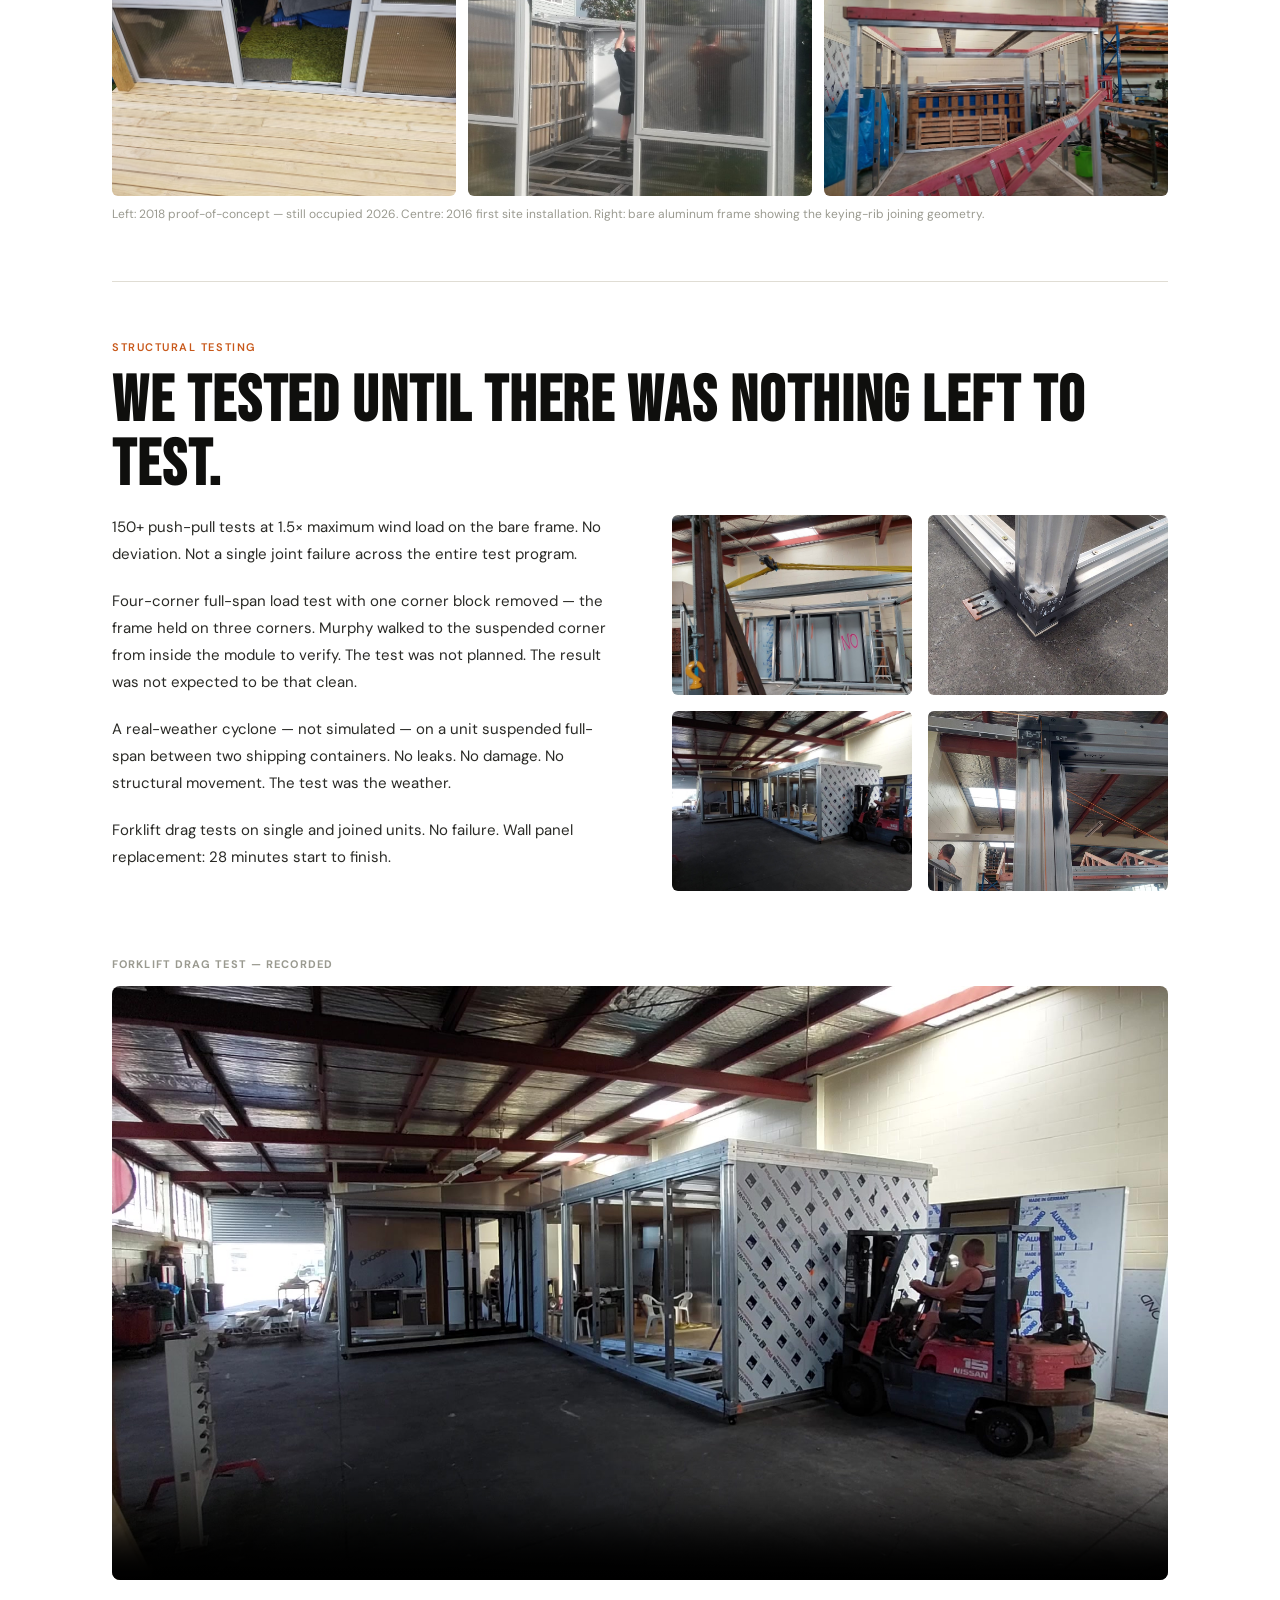
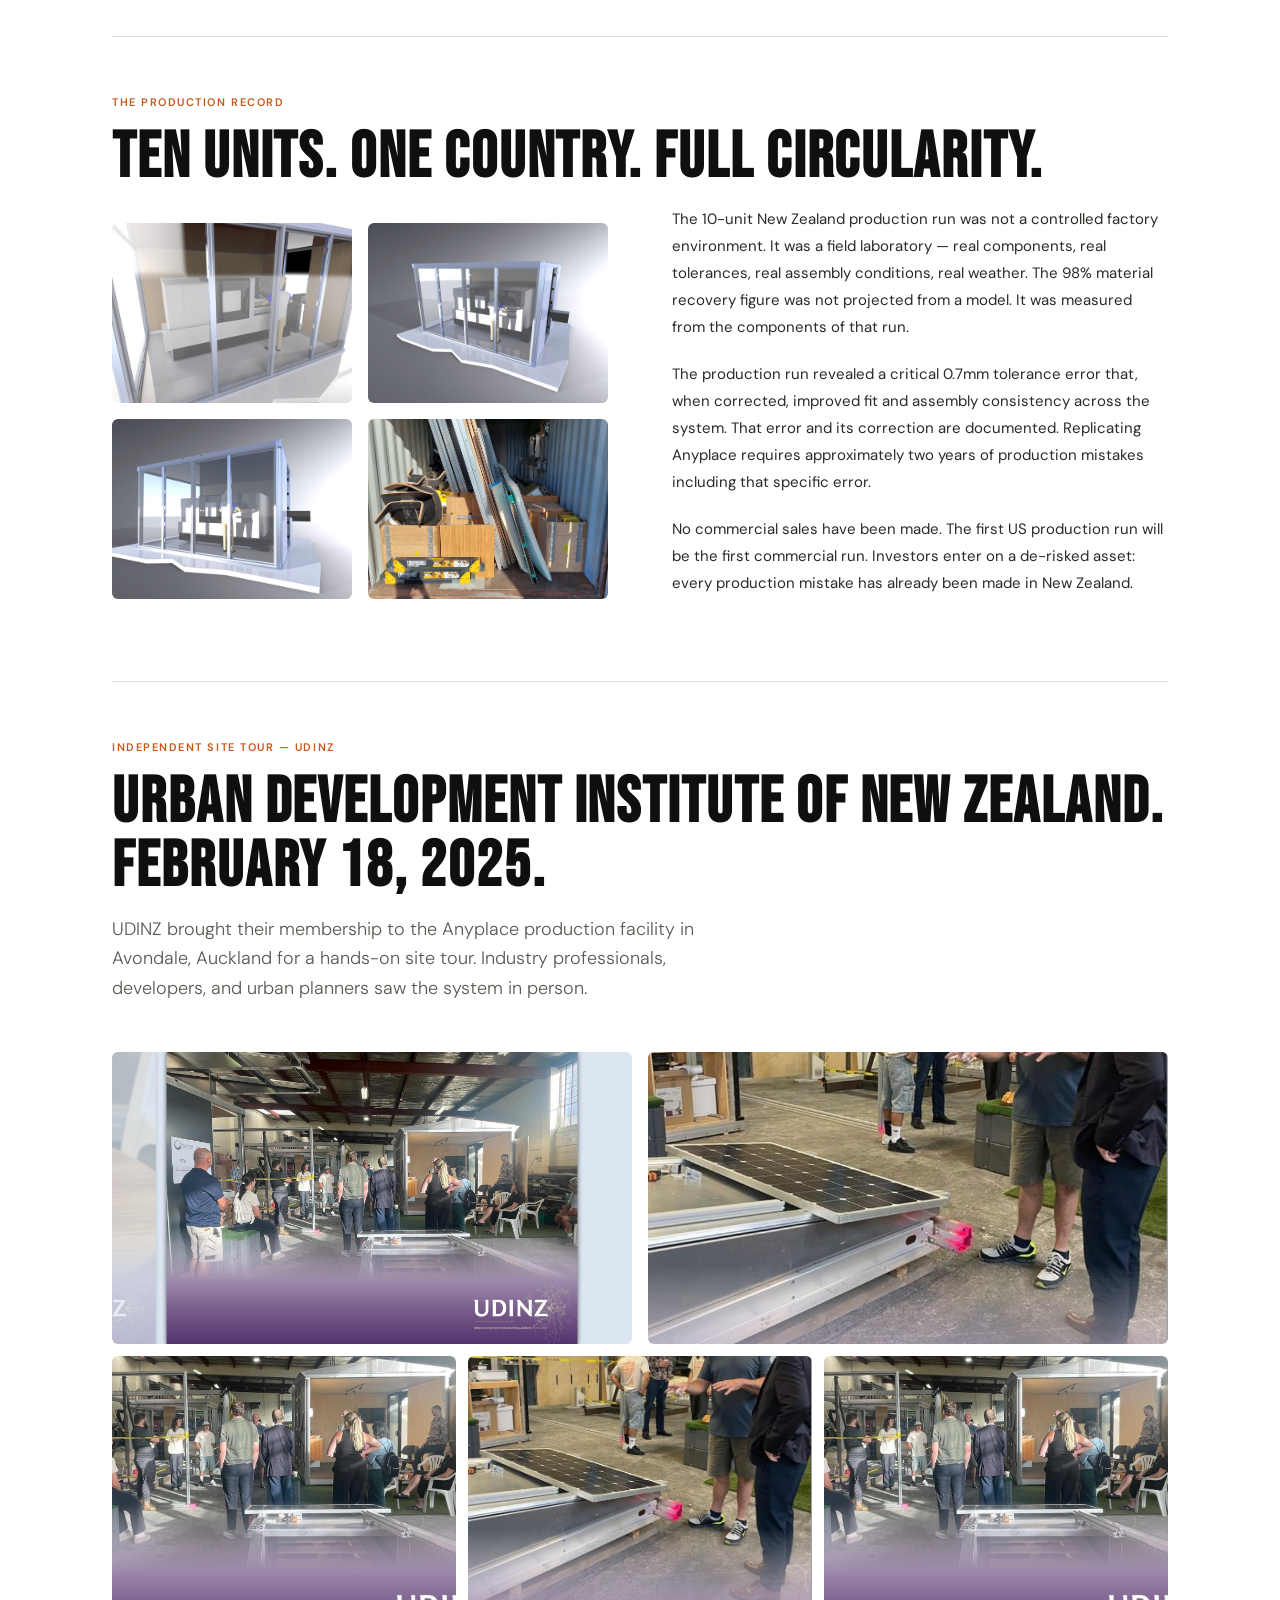
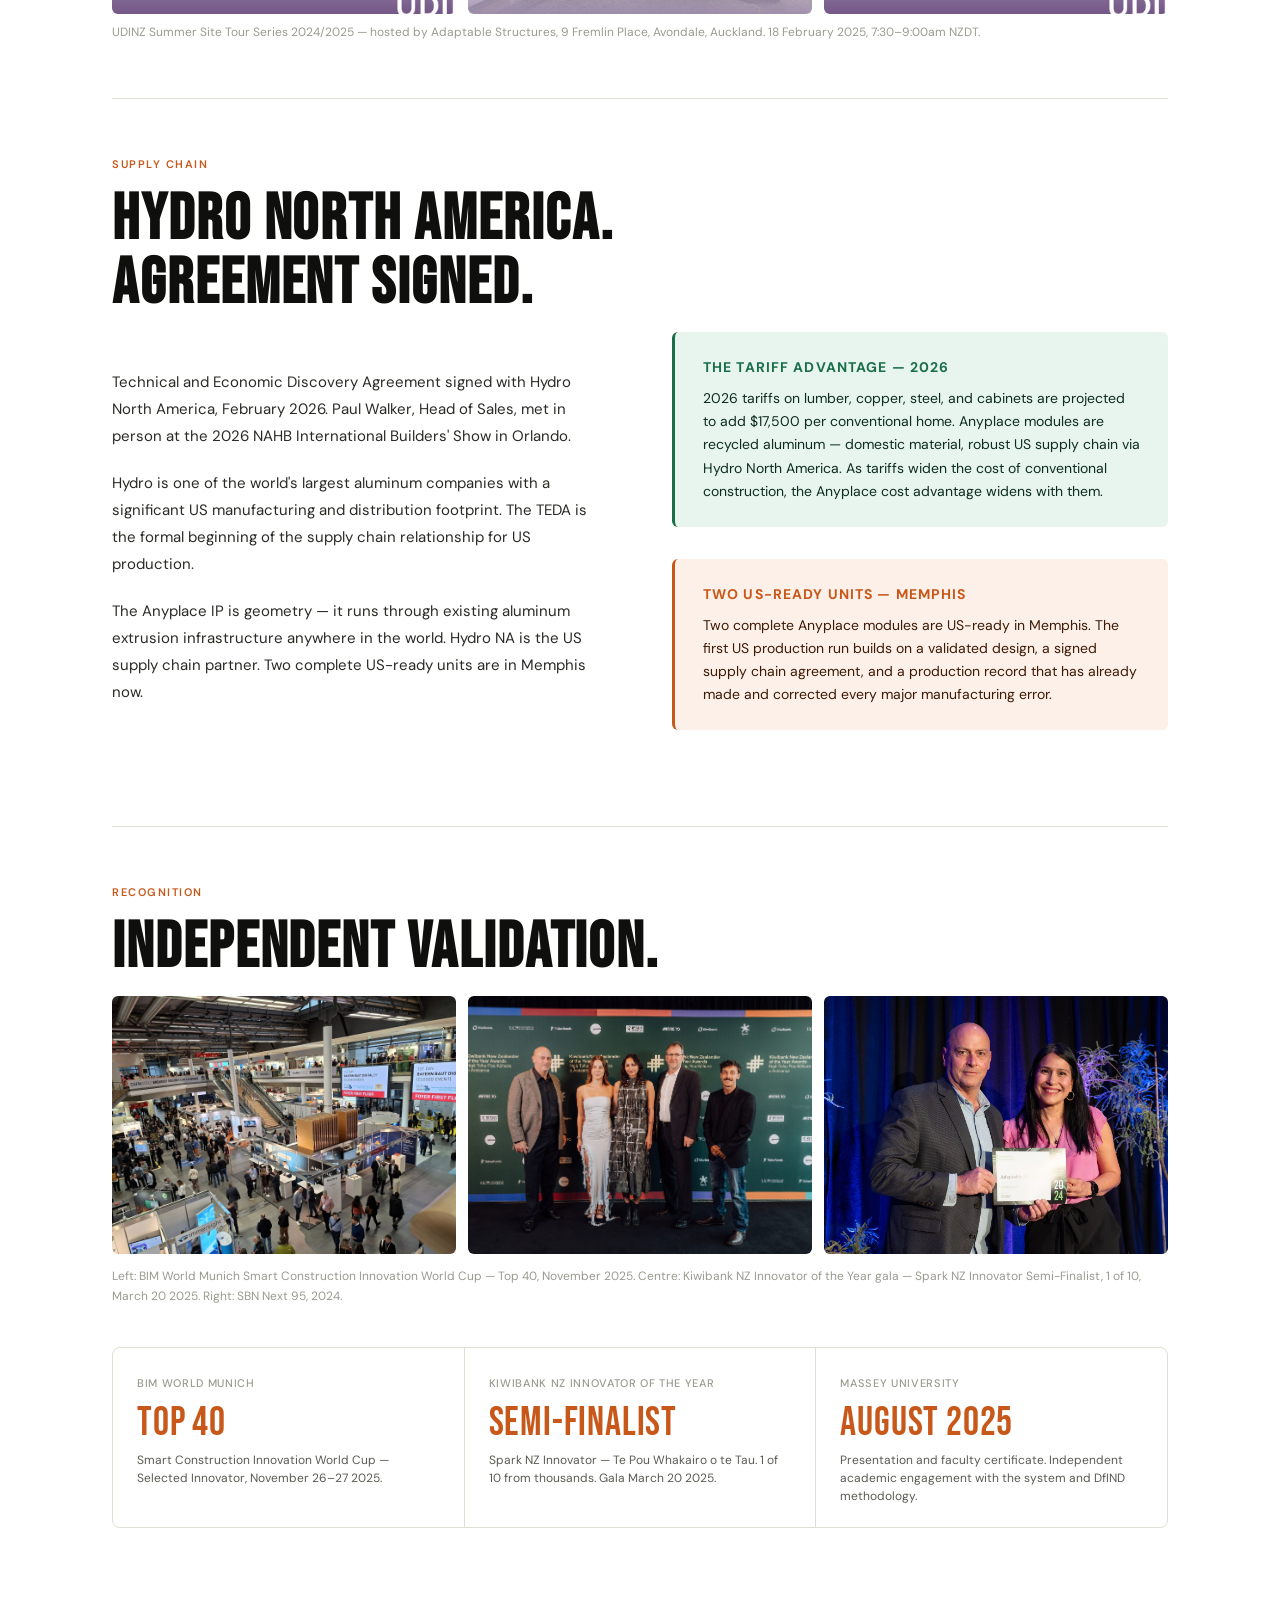
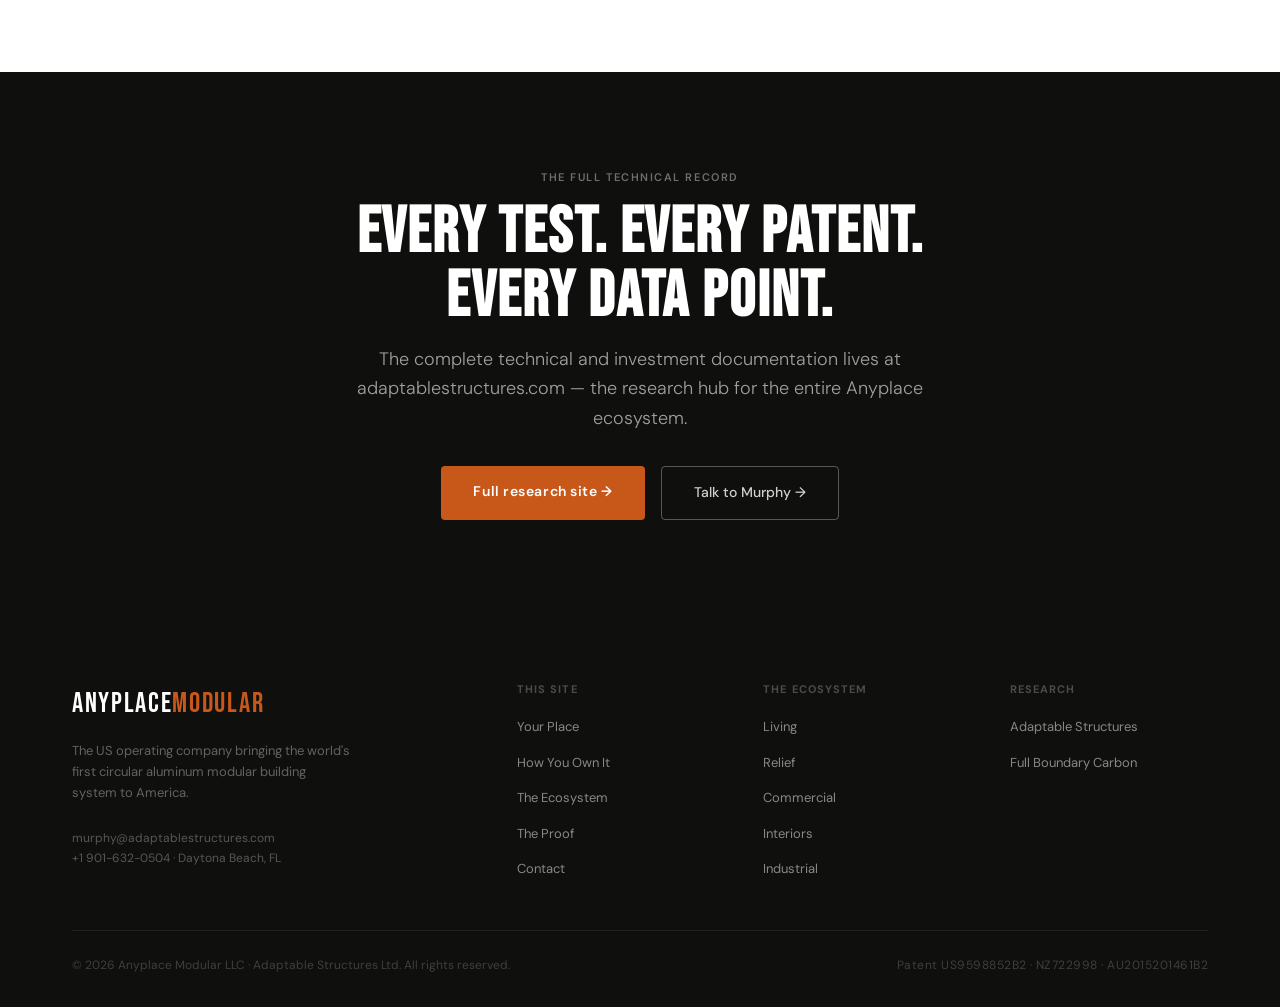
<file: the-proof/index.html>
<!DOCTYPE html>
<html lang="en">
<head>
<meta charset="UTF-8">
<meta name="viewport" content="width=device-width, initial-scale=1.0">
<title>The Proof — Anyplace Modular</title>
<meta name="description" content="10-unit NZ production run completed. 98% material recovery measured. 150+ structural tests. Hydro North America agreement signed. Two US-ready units in Memphis. The proof is real.">
<link rel="stylesheet" href="/assets/styles.css">
<link rel="icon" href="/assets/favicon/favicon-32.png" sizes="32x32">
</head>
<body>

<nav>
  <a href="/" class="nav-logo">ANYPLACE<span>MODULAR</span></a>
  <ul class="nav-links">
    <li><a href="/your-place/">Your Place</a></li>
    <li><a href="/how-you-own-it/">How You Own It</a></li>
    <li><a href="/the-ecosystem/">The Ecosystem</a></li>
    <li><a href="/the-proof/" class="active">The Proof</a></li>
    <li><a href="https://www.adaptablestructures.com" target="_blank">Research</a></li>
    <li><a href="/contact/" class="nav-cta">Get Started</a></li>
  </ul>
</nav>

<div class="page-hero">
  <div class="breadcrumb" style="background:rgba(255,255,255,0.04);padding:14px 0">
    <a href="/">Home</a><span>→</span>The Proof
  </div>
  <div class="page-hero-inner">
    <p class="page-hero-eyebrow">Evidence, not projection</p>
    <h1 class="page-hero-title">MEASURED.<br>NOT MODELED.</h1>
    <p class="page-hero-deck">Every claim on this site is backed by a test, a production run, a signed agreement, or a patent. Nothing projected. Nothing estimated. The proof is documented and real.</p>
  </div>
</div>

<div style="background:var(--white)">
<div class="section">

  <div class="proof-strip">
    <div class="proof-item">
      <p class="proof-item-label">Production run</p>
      <p class="proof-item-value">10 Units</p>
      <p class="proof-item-note">Completed in NZ. Not a prototype.</p>
    </div>
    <div class="proof-item">
      <p class="proof-item-label">Material recovery</p>
      <p class="proof-item-value">98%</p>
      <p class="proof-item-note">Measured. Not modeled.</p>
    </div>
    <div class="proof-item">
      <p class="proof-item-label">Structural tests</p>
      <p class="proof-item-value">150+</p>
      <p class="proof-item-note">Push-pull at 1.5× max wind load.</p>
    </div>
    <div class="proof-item">
      <p class="proof-item-label">Years occupied</p>
      <p class="proof-item-value">10+</p>
      <p class="proof-item-note">2016 proof-of-concept still occupied 2026.</p>
    </div>
    <div class="proof-item">
      <p class="proof-item-label">Assembly cycles</p>
      <p class="proof-item-value">14+</p>
      <p class="proof-item-note">On pilot units. Repeatable. Documented.</p>
    </div>
    <div class="proof-item">
      <p class="proof-item-label">US units ready</p>
      <p class="proof-item-value">2</p>
      <p class="proof-item-note">Memphis. US-ready. Now.</p>
    </div>
  </div>

  <hr class="rule">

  <!-- REAL UNITS -->
  <p class="eyebrow">The units</p>
  <h2 class="section-title">Real aluminum. Real dates. Real places.</h2>
  <p class="section-deck">These are not renders. These are photographs of built Anyplace modules — dated, located, and documented.</p>

  <div class="split" style="margin-bottom:48px">
    <div>
      <div class="img-wrap img-wrap-wide" style="margin-bottom:12px">
        <img src="/assets/images/unit-branded-march2025.jpg" alt="Anyplace branded module — March 13 2025, Auckland NZ" loading="lazy">
      </div>
      <p style="font-size:12px;color:var(--ink-faint);margin-top:8px">Single module with branded wrap — March 13 2025, Auckland NZ. Flat roof variant on timber skids. Real unit, real date.</p>
    </div>
    <div>
      <div class="img-wrap img-wrap-wide" style="margin-bottom:12px">
        <img src="/assets/images/unit-gable-container-test.jpg" alt="Gable module suspended between shipping containers — cyclone test, August 2024" loading="lazy">
      </div>
      <p style="font-size:12px;color:var(--ink-faint);margin-top:8px">Gable module suspended full-span between two shipping containers — cyclone test, August 2024. No simulation. Real weather. No leaks. No damage.</p>
    </div>
  </div>

  <div class="img-grid-3" style="margin-bottom:8px">
    <div class="img-wrap">
      <img src="/assets/images/poc-2018-occupied.jpg" alt="2018 proof of concept occupied" loading="lazy">
    </div>
    <div class="img-wrap">
      <img src="/assets/images/poc-2016-site-install.jpg" alt="2016 first installation" loading="lazy">
    </div>
    <div class="img-wrap">
      <img src="/assets/images/hybrid-frame-base.jpg" alt="Aluminum frame base" loading="lazy">
    </div>
  </div>
  <p style="font-size:12px;color:var(--ink-faint);margin-bottom:48px">Left: 2018 proof-of-concept — still occupied 2026. Centre: 2016 first site installation. Right: bare aluminum frame showing the keying-rib joining geometry.</p>

  <hr class="rule">

  <!-- STRUCTURAL TESTING -->
  <p class="eyebrow">Structural testing</p>
  <h2 class="section-title">We tested until there was nothing left to test.</h2>

  <div class="split">
    <div>
      <p class="body">150+ push-pull tests at 1.5× maximum wind load on the bare frame. No deviation. Not a single joint failure across the entire test program.</p>
      <p class="body">Four-corner full-span load test with one corner block removed — the frame held on three corners. Murphy walked to the suspended corner from inside the module to verify. The test was not planned. The result was not expected to be that clean.</p>
      <p class="body">A real-weather cyclone — not simulated — on a unit suspended full-span between two shipping containers. No leaks. No damage. No structural movement. The test was the weather.</p>
      <p class="body">Forklift drag tests on single and joined units. No failure. Wall panel replacement: 28 minutes start to finish.</p>
    </div>
    <div class="img-grid-2" style="margin-bottom:0">
      <div class="img-wrap">
        <img src="/assets/images/test-suspended-load.jpg" alt="Suspended load test" loading="lazy">
      </div>
      <div class="img-wrap">
        <img src="/assets/images/test-base-corner-pile.jpg" alt="Corner pile test" loading="lazy">
      </div>
      <div class="img-wrap">
        <img src="/assets/images/forklift-test-poster.jpg" alt="Forklift drag test" loading="lazy">
      </div>
      <div class="img-wrap">
        <img src="/assets/images/test-marked-corner-bt.jpg" alt="Corner marking test" loading="lazy">
      </div>
    </div>
  </div>

  <!-- FORKLIFT VIDEO -->
  <div style="margin:48px 0">
    <p style="font-size:11px;font-weight:700;letter-spacing:.1em;text-transform:uppercase;color:var(--ink-faint);margin-bottom:12px">Forklift drag test — recorded</p>
    <video controls muted playsinline poster="/assets/images/forklift-test-poster.jpg" style="width:100%;border-radius:8px;display:block">
      <source src="/assets/video/forklift-test.mp4" type="video/mp4">
    </video>
  </div>

  <hr class="rule">

  <!-- PRODUCTION RECORD -->
  <p class="eyebrow">The production record</p>
  <h2 class="section-title">Ten units. One country. Full circularity.</h2>

  <div class="split">
    <div class="img-grid-2" style="margin-bottom:0">
      <div class="img-wrap">
        <img src="/assets/images/industrial-lathe-safety.jpg" alt="Production machining" loading="lazy">
      </div>
      <div class="img-wrap">
        <img src="/assets/images/industrial-operator.jpg" alt="Production operator" loading="lazy">
      </div>
      <div class="img-wrap">
        <img src="/assets/images/industrial-cnc-takamax.jpg" alt="CNC machining" loading="lazy">
      </div>
      <div class="img-wrap">
        <img src="/assets/images/container-packed.jpg" alt="Module packed for shipping" loading="lazy">
      </div>
    </div>
    <div>
      <p class="body">The 10-unit New Zealand production run was not a controlled factory environment. It was a field laboratory — real components, real tolerances, real assembly conditions, real weather. The 98% material recovery figure was not projected from a model. It was measured from the components of that run.</p>
      <p class="body">The production run revealed a critical 0.7mm tolerance error that, when corrected, improved fit and assembly consistency across the system. That error and its correction are documented. Replicating Anyplace requires approximately two years of production mistakes including that specific error.</p>
      <p class="body">No commercial sales have been made. The first US production run will be the first commercial run. Investors enter on a de-risked asset: every production mistake has already been made in New Zealand.</p>
    </div>
  </div>

  <hr class="rule">

  <!-- UDINZ -->
  <p class="eyebrow">Independent site tour — UDINZ</p>
  <h2 class="section-title">Urban Development Institute of New Zealand. February 18, 2025.</h2>
  <p class="section-deck">UDINZ brought their membership to the Anyplace production facility in Avondale, Auckland for a hands-on site tour. Industry professionals, developers, and urban planners saw the system in person.</p>

  <div class="img-grid-2" style="margin-bottom:12px">
    <div class="img-wrap img-wrap-wide">
      <img src="/assets/images/udinz-site-visit-wide.png" alt="UDINZ site tour February 2025 — full room" loading="lazy">
    </div>
    <div class="img-wrap img-wrap-wide">
      <img src="/assets/images/udinz-solar-roof-explain.jpg" alt="Murphy explaining solar roof integration at UDINZ site tour" loading="lazy">
    </div>
  </div>
  <div class="img-grid-3" style="margin-bottom:8px">
    <div class="img-wrap">
      <img src="/assets/images/udinz-roof-strips.jpg" alt="Roof strip detail at UDINZ tour" loading="lazy">
    </div>
    <div class="img-wrap">
      <img src="/assets/images/udinz-2025-solar-roof.jpg" alt="Solar roof at UDINZ" loading="lazy">
    </div>
    <div class="img-wrap">
      <img src="/assets/images/udinz-2025-warehouse.jpg" alt="UDINZ warehouse tour" loading="lazy">
    </div>
  </div>
  <p style="font-size:12px;color:var(--ink-faint);margin-bottom:48px">UDINZ Summer Site Tour Series 2024/2025 — hosted by Adaptable Structures, 9 Fremlin Place, Avondale, Auckland. 18 February 2025, 7:30–9:00am NZDT.</p>

  <hr class="rule">

  <!-- SUPPLY CHAIN -->
  <p class="eyebrow">Supply chain</p>
  <h2 class="section-title">Hydro North America.<br>Agreement signed.</h2>

  <div class="split">
    <div>
      <p class="body">Technical and Economic Discovery Agreement signed with Hydro North America, February 2026. Paul Walker, Head of Sales, met in person at the 2026 NAHB International Builders' Show in Orlando.</p>
      <p class="body">Hydro is one of the world's largest aluminum companies with a significant US manufacturing and distribution footprint. The TEDA is the formal beginning of the supply chain relationship for US production.</p>
      <p class="body">The Anyplace IP is geometry — it runs through existing aluminum extrusion infrastructure anywhere in the world. Hydro NA is the US supply chain partner. Two complete US-ready units are in Memphis now.</p>
    </div>
    <div>
      <div class="callout green">
        <p class="callout-title">The tariff advantage — 2026</p>
        <p>2026 tariffs on lumber, copper, steel, and cabinets are projected to add $17,500 per conventional home. Anyplace modules are recycled aluminum — domestic material, robust US supply chain via Hydro North America. As tariffs widen the cost of conventional construction, the Anyplace cost advantage widens with them.</p>
      </div>
      <div class="callout orange">
        <p class="callout-title">Two US-ready units — Memphis</p>
        <p>Two complete Anyplace modules are US-ready in Memphis. The first US production run builds on a validated design, a signed supply chain agreement, and a production record that has already made and corrected every major manufacturing error.</p>
      </div>
    </div>
  </div>

  <hr class="rule">

  <!-- RECOGNITION -->
  <p class="eyebrow">Recognition</p>
  <h2 class="section-title">Independent validation.</h2>

  <div class="img-grid-3" style="margin-bottom:12px">
    <div class="img-wrap">
      <img src="/assets/images/bim-munich-2025.jpg" alt="BIM World Munich Top 40 — November 2025" loading="lazy">
    </div>
    <div class="img-wrap">
      <img src="/assets/images/kiwibank-team-gala.jpg" alt="Kiwibank NZ Innovator of the Year gala — March 20 2025" loading="lazy">
    </div>
    <div class="img-wrap">
      <img src="/assets/images/sbn-next95-award.jpg" alt="SBN Next 95 2024" loading="lazy">
    </div>
  </div>
  <p style="font-size:12px;color:var(--ink-faint);margin-bottom:40px">Left: BIM World Munich Smart Construction Innovation World Cup — Top 40, November 2025. Centre: Kiwibank NZ Innovator of the Year gala — Spark NZ Innovator Semi-Finalist, 1 of 10, March 20 2025. Right: SBN Next 95, 2024.</p>

  <div class="stat-grid stat-grid-3">
    <div class="stat">
      <p class="stat-label">BIM World Munich</p>
      <p class="stat-value orange">Top 40</p>
      <p class="stat-note">Smart Construction Innovation World Cup — Selected Innovator, November 26–27 2025.</p>
    </div>
    <div class="stat">
      <p class="stat-label">Kiwibank NZ Innovator of the Year</p>
      <p class="stat-value orange">Semi-Finalist</p>
      <p class="stat-note">Spark NZ Innovator — Te Pou Whakairo o te Tau. 1 of 10 from thousands. Gala March 20 2025.</p>
    </div>
    <div class="stat">
      <p class="stat-label">Massey University</p>
      <p class="stat-value orange">August 2025</p>
      <p class="stat-note">Presentation and faculty certificate. Independent academic engagement with the system and DfIND methodology.</p>
    </div>
  </div>

</div>
</div>

<div style="background:var(--ink)">
<div class="section-dark">
  <div class="section-dark-inner" style="text-align:center;max-width:680px;margin:0 auto">
    <p class="eyebrow eyebrow-light">The full technical record</p>
    <h2 class="section-title section-title-white">Every test. Every patent.<br>Every data point.</h2>
    <p class="section-deck section-deck-white" style="margin:0 auto 32px">The complete technical and investment documentation lives at adaptablestructures.com — the research hub for the entire Anyplace ecosystem.</p>
    <div style="display:flex;gap:16px;justify-content:center;flex-wrap:wrap">
      <a href="https://www.adaptablestructures.com" target="_blank" class="btn-primary">Full research site →</a>
      <a href="/contact/" class="btn-ghost">Talk to Murphy →</a>
    </div>
  </div>
</div>
</div>

<footer>
  <div class="footer-grid">
    <div>
      <p class="footer-brand">ANYPLACE<span>MODULAR</span></p>
      <p class="footer-tagline">The US operating company bringing the world's first circular aluminum modular building system to America.</p>
      <p style="font-size:12px;color:rgba(255,255,255,0.3)">murphy@adaptablestructures.com<br>+1 901-632-0504 · Daytona Beach, FL</p>
    </div>
    <div>
      <p class="footer-col-title">This site</p>
      <ul class="footer-links">
        <li><a href="/your-place/">Your Place</a></li>
        <li><a href="/how-you-own-it/">How You Own It</a></li>
        <li><a href="/the-ecosystem/">The Ecosystem</a></li>
        <li><a href="/the-proof/">The Proof</a></li>
        <li><a href="/contact/">Contact</a></li>
      </ul>
    </div>
    <div>
      <p class="footer-col-title">The ecosystem</p>
      <ul class="footer-links">
        <li><a href="https://www.anyplaceliving.com" target="_blank">Living</a></li>
        <li><a href="https://www.anyplacerelief.com" target="_blank">Relief</a></li>
        <li><a href="https://www.anyplacecommercial.com" target="_blank">Commercial</a></li>
        <li><a href="https://www.anyplaceinteriors.com" target="_blank">Interiors</a></li>
        <li><a href="https://www.anyplaceindustrial.com" target="_blank">Industrial</a></li>
      </ul>
    </div>
    <div>
      <p class="footer-col-title">Research</p>
      <ul class="footer-links">
        <li><a href="https://www.adaptablestructures.com" target="_blank">Adaptable Structures</a></li>
        <li><a href="https://www.fullboundarycarbon.org" target="_blank">Full Boundary Carbon</a></li>
      </ul>
    </div>
  </div>
  <div class="footer-bottom">
    <p>© 2026 Anyplace Modular LLC · Adaptable Structures Ltd. All rights reserved.</p>
    <p class="footer-patent">Patent US9598852B2 · NZ722998 · AU2015201461B2</p>
  </div>
</footer>

</body>
</html>
</file>
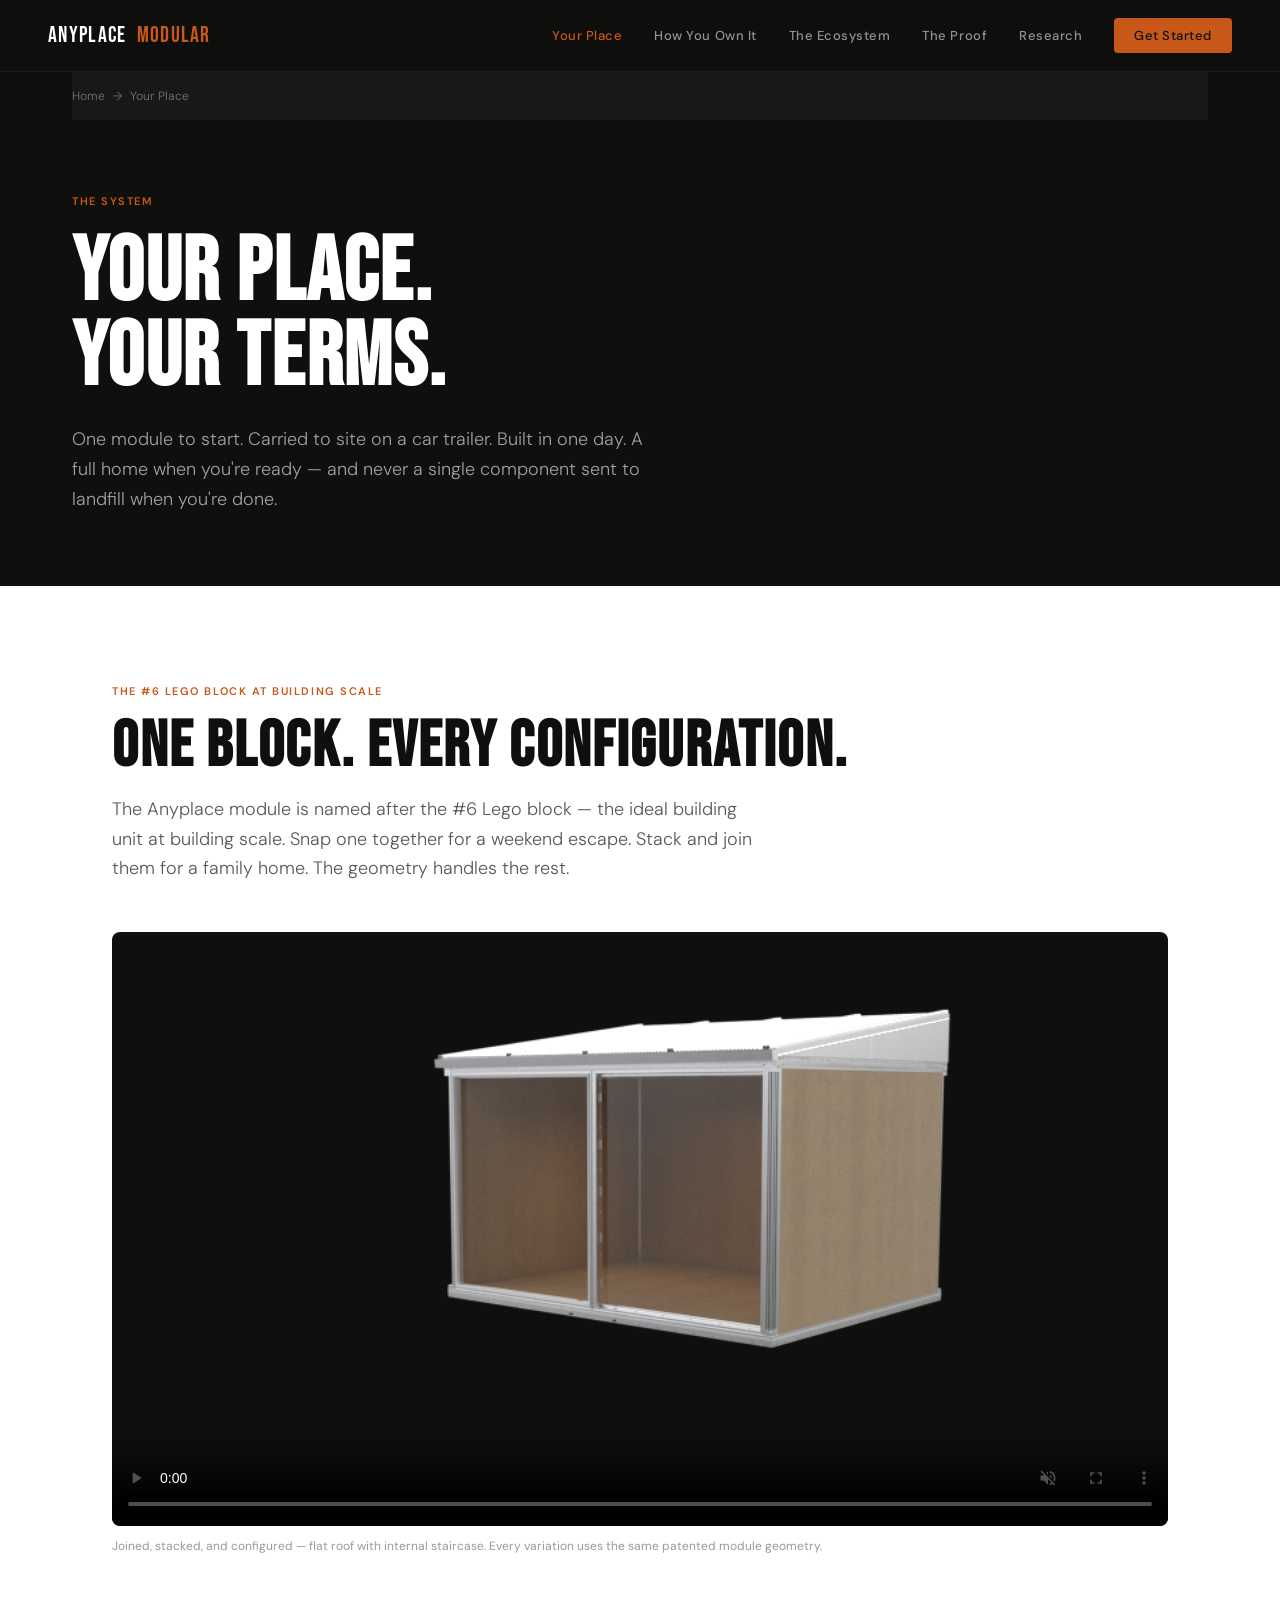
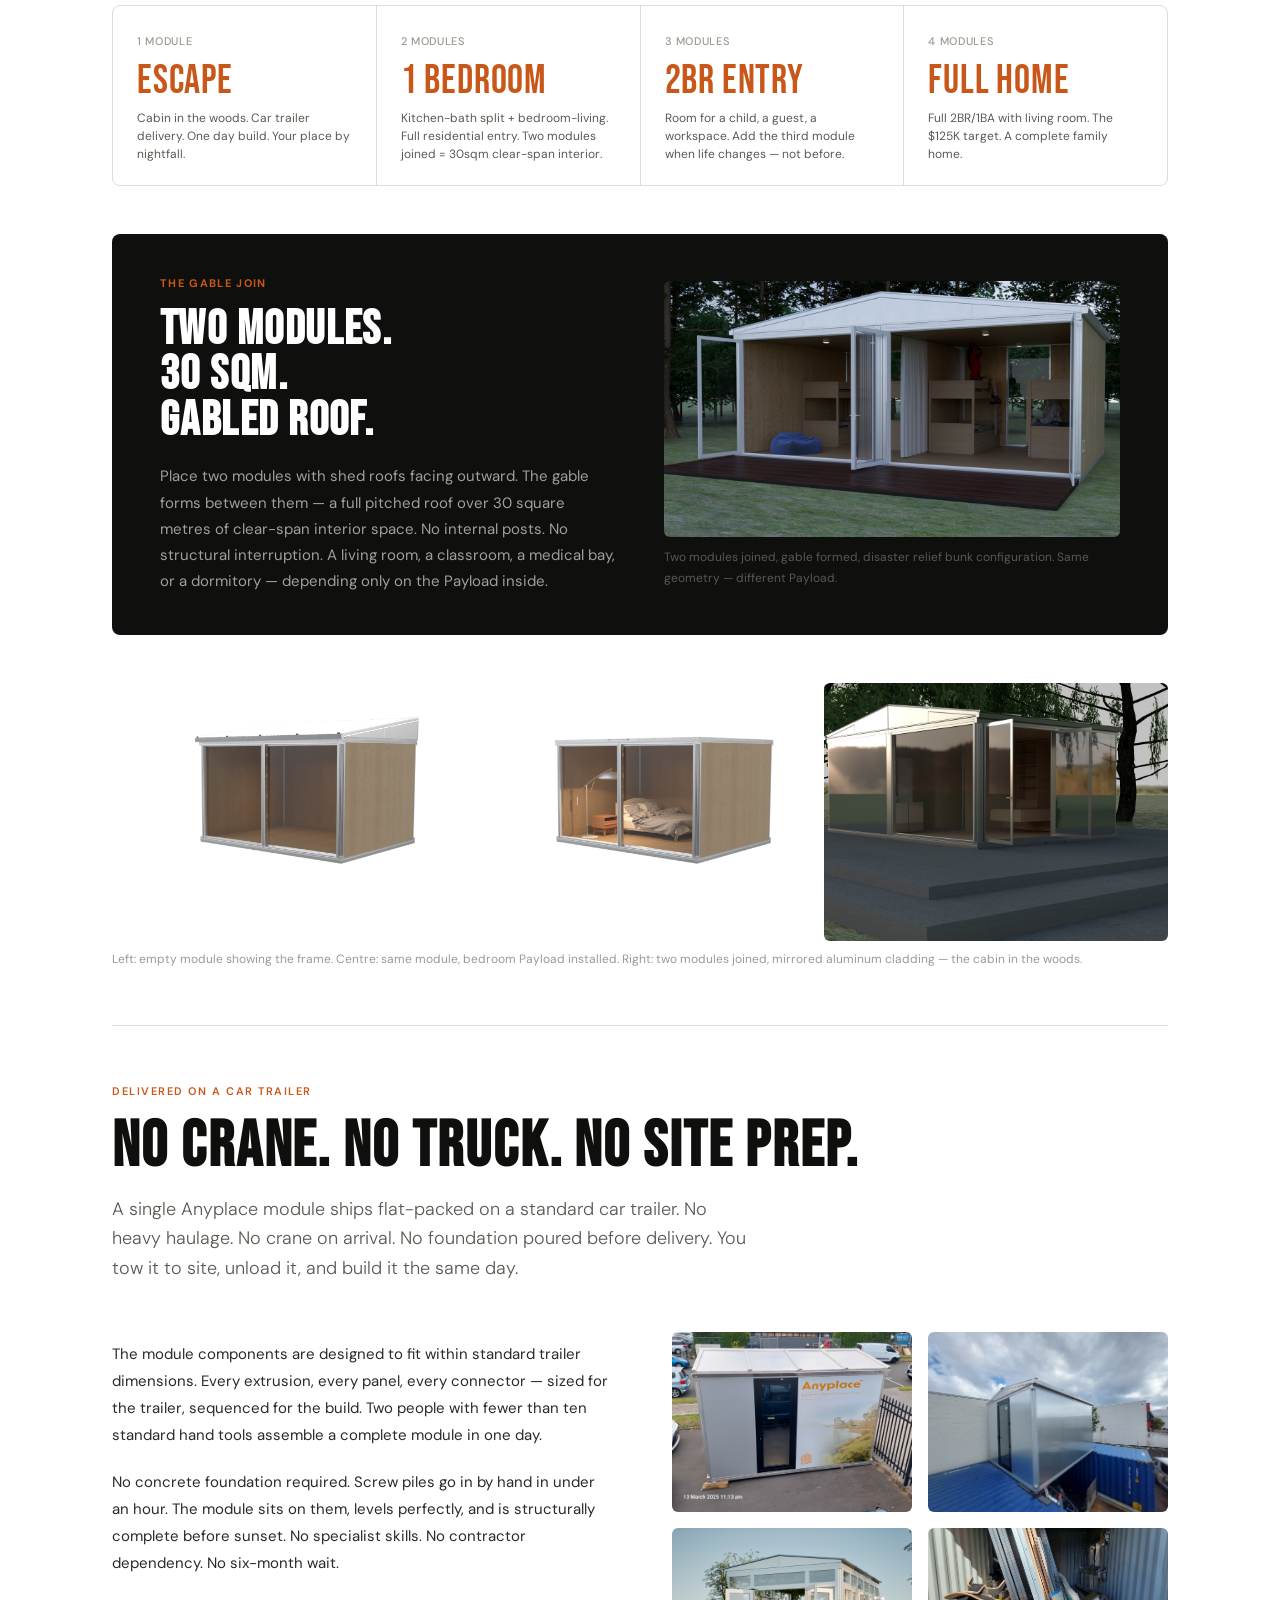
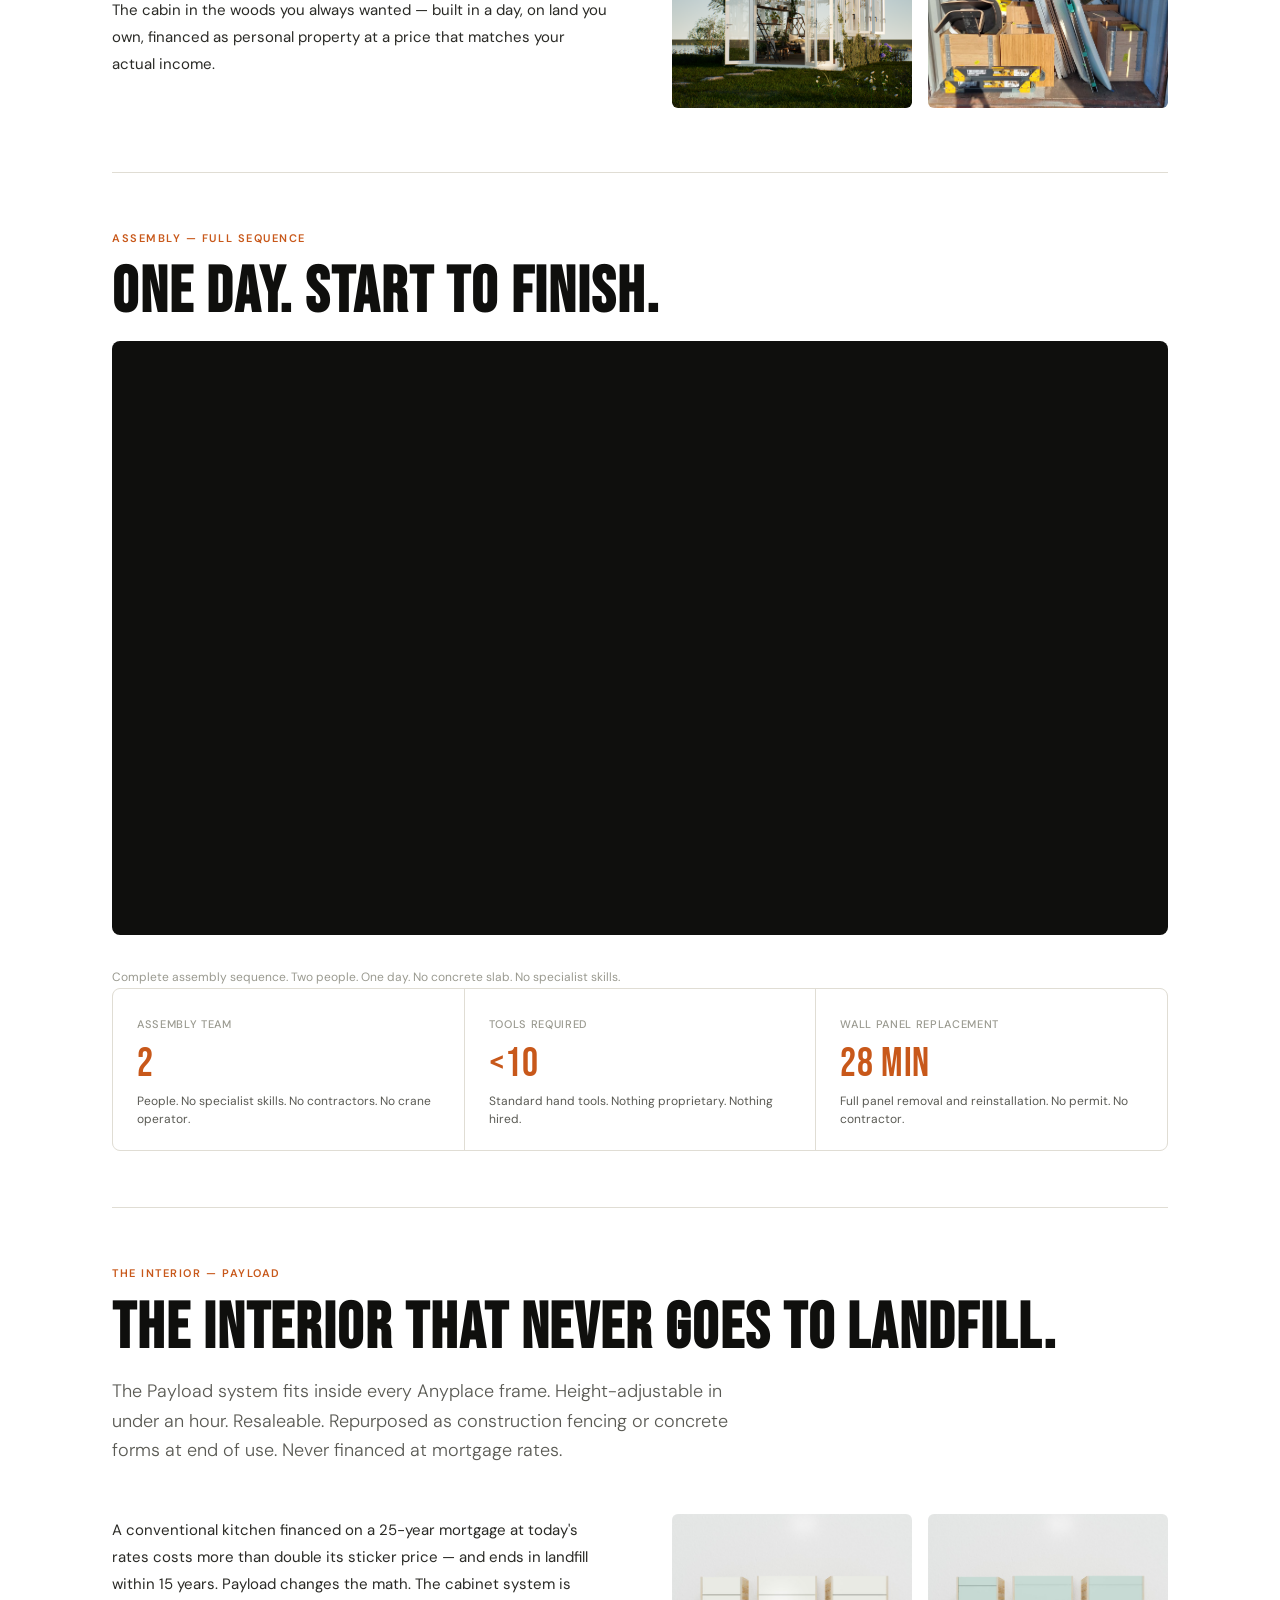
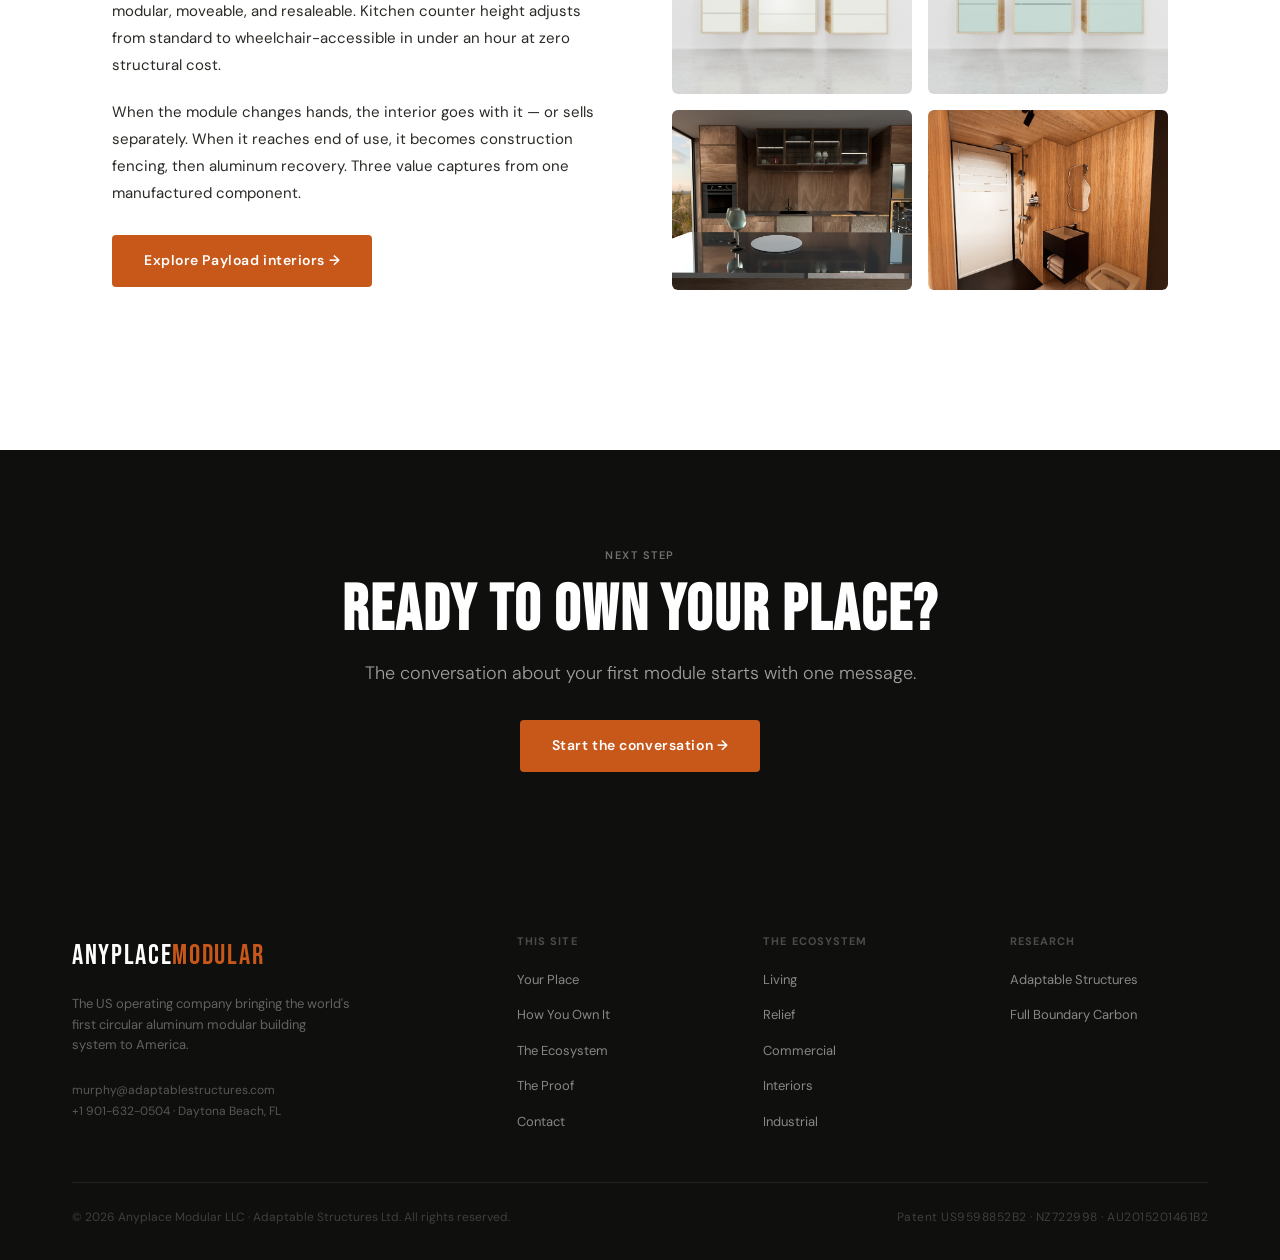
<file: your-place/index.html>
<!DOCTYPE html>
<html lang="en">
<head>
<meta charset="UTF-8">
<meta name="viewport" content="width=device-width, initial-scale=1.0">
<title>Your Place — Anyplace Modular</title>
<meta name="description" content="Start with one module. Add when your life changes. The Anyplace system assembles in one day, two people, fewer than ten tools. No crane. No concrete. No wait.">
<link rel="stylesheet" href="/assets/styles.css">
<link rel="icon" href="/assets/favicon/favicon-32.png" sizes="32x32">
</head>
<body>

<nav>
  <a href="/" class="nav-logo">ANYPLACE<span>MODULAR</span></a>
  <ul class="nav-links">
    <li><a href="/your-place/" class="active">Your Place</a></li>
    <li><a href="/how-you-own-it/">How You Own It</a></li>
    <li><a href="/the-ecosystem/">The Ecosystem</a></li>
    <li><a href="/the-proof/">The Proof</a></li>
    <li><a href="https://www.adaptablestructures.com" target="_blank">Research</a></li>
    <li><a href="/contact/" class="nav-cta">Get Started</a></li>
  </ul>
</nav>

<div class="page-hero">
  <div class="breadcrumb" style="background:rgba(255,255,255,0.04);padding:14px 0">
    <a href="/">Home</a><span>→</span>Your Place
  </div>
  <div class="page-hero-inner">
    <p class="page-hero-eyebrow">The system</p>
    <h1 class="page-hero-title">YOUR PLACE.<br>YOUR TERMS.</h1>
    <p class="page-hero-deck">One module to start. Carried to site on a car trailer. Built in one day. A full home when you're ready — and never a single component sent to landfill when you're done.</p>
  </div>
</div>

<div style="background:var(--white)">
<div class="section">

  <p class="eyebrow">The #6 Lego block at building scale</p>
  <h2 class="section-title">One block. Every configuration.</h2>
  <p class="section-deck">The Anyplace module is named after the #6 Lego block — the ideal building unit at building scale. Snap one together for a weekend escape. Stack and join them for a family home. The geometry handles the rest.</p>

  <!-- CONFIGURATION VIDEO -->
  <div style="margin:0 0 48px 0">
    <video controls muted playsinline poster="/assets/images/module-empty-shed-roof.png" style="width:100%;border-radius:8px;display:block;background:var(--ink)">
      <source src="/assets/video/configuration-lego.mp4" type="video/mp4">
    </video>
    <p style="font-size:12px;color:var(--ink-faint);margin-top:10px">Joined, stacked, and configured — flat roof with internal staircase. Every variation uses the same patented module geometry.</p>
  </div>

  <div class="stat-grid stat-grid-4" style="margin-bottom:48px">
    <div class="stat">
      <p class="stat-label">1 Module</p>
      <p class="stat-value orange">Escape</p>
      <p class="stat-note">Cabin in the woods. Car trailer delivery. One day build. Your place by nightfall.</p>
    </div>
    <div class="stat">
      <p class="stat-label">2 Modules</p>
      <p class="stat-value orange">1 Bedroom</p>
      <p class="stat-note">Kitchen-bath split + bedroom-living. Full residential entry. Two modules joined = 30sqm clear-span interior.</p>
    </div>
    <div class="stat">
      <p class="stat-label">3 Modules</p>
      <p class="stat-value orange">2BR Entry</p>
      <p class="stat-note">Room for a child, a guest, a workspace. Add the third module when life changes — not before.</p>
    </div>
    <div class="stat">
      <p class="stat-label">4 Modules</p>
      <p class="stat-value orange">Full Home</p>
      <p class="stat-note">Full 2BR/1BA with living room. The $125K target. A complete family home.</p>
    </div>
  </div>

  <!-- TWO MODULES = 30SQM -->
  <div style="background:var(--ink);border-radius:8px;padding:40px 48px;margin-bottom:48px;display:grid;grid-template-columns:1fr 1fr;gap:48px;align-items:center">
    <div>
      <p style="font-size:11px;font-weight:700;letter-spacing:.12em;text-transform:uppercase;color:var(--orange);margin-bottom:14px">The gable join</p>
      <h3 style="font-family:'Bebas Neue',sans-serif;font-size:48px;letter-spacing:.03em;color:var(--white);line-height:.95;margin-bottom:20px">Two modules.<br>30 sqm.<br>Gabled roof.</h3>
      <p style="font-size:15px;color:rgba(255,255,255,0.6);line-height:1.75;margin-bottom:0">Place two modules with shed roofs facing outward. The gable forms between them — a full pitched roof over 30 square metres of clear-span interior space. No internal posts. No structural interruption. A living room, a classroom, a medical bay, or a dormitory — depending only on the Payload inside.</p>
    </div>
    <div>
      <div class="img-wrap img-wrap-wide">
        <img src="/assets/images/two-module-gable-bunk.jpg" alt="Two modules joined — gable roof, bunk bed configuration" loading="lazy">
      </div>
      <p style="font-size:12px;color:rgba(255,255,255,0.3);margin-top:10px">Two modules joined, gable formed, disaster relief bunk configuration. Same geometry — different Payload.</p>
    </div>
  </div>

  <div class="img-grid-3" style="margin-bottom:8px">
    <div class="img-wrap">
      <img src="/assets/images/module-empty-shed-roof.png" alt="Single module — empty, shed roof" loading="lazy">
    </div>
    <div class="img-wrap">
      <img src="/assets/images/module-bedroom-lit.png" alt="Single module — bedroom configuration" loading="lazy">
    </div>
    <div class="img-wrap">
      <img src="/assets/images/two-module-mirror-exterior.jpg" alt="Two modules joined — mirrored cladding exterior" loading="lazy">
    </div>
  </div>
  <p style="font-size:12px;color:var(--ink-faint);margin-bottom:48px">Left: empty module showing the frame. Centre: same module, bedroom Payload installed. Right: two modules joined, mirrored aluminum cladding — the cabin in the woods.</p>

  <hr class="rule">

  <p class="eyebrow">Delivered on a car trailer</p>
  <h2 class="section-title">No crane. No truck. No site prep.</h2>
  <p class="section-deck">A single Anyplace module ships flat-packed on a standard car trailer. No heavy haulage. No crane on arrival. No foundation poured before delivery. You tow it to site, unload it, and build it the same day.</p>

  <div class="split">
    <div>
      <p class="body">The module components are designed to fit within standard trailer dimensions. Every extrusion, every panel, every connector — sized for the trailer, sequenced for the build. Two people with fewer than ten standard hand tools assemble a complete module in one day.</p>
      <p class="body">No concrete foundation required. Screw piles go in by hand in under an hour. The module sits on them, levels perfectly, and is structurally complete before sunset. No specialist skills. No contractor dependency. No six-month wait.</p>
      <p class="body">The cabin in the woods you always wanted — built in a day, on land you own, financed as personal property at a price that matches your actual income.</p>
    </div>
    <div class="img-grid-2" style="margin-bottom:0">
      <div class="img-wrap">
        <img src="/assets/images/unit-branded-march2025.jpg" alt="Anyplace module — March 2025 Auckland" loading="lazy">
      </div>
      <div class="img-wrap">
        <img src="/assets/images/unit-gable-container-test.jpg" alt="Gable module — August 2024 test" loading="lazy">
      </div>
      <div class="img-wrap">
        <img src="/assets/images/greenhouse-exterior-waterfront.png" alt="Single module greenhouse — waterfront" loading="lazy">
      </div>
      <div class="img-wrap">
        <img src="/assets/images/container-packed.jpg" alt="Module packed for shipping" loading="lazy">
      </div>
    </div>
  </div>

  <hr class="rule">

  <p class="eyebrow">Assembly — full sequence</p>
  <h2 class="section-title">One day. Start to finish.</h2>

  <div style="margin:0 0 32px 0;position:relative;padding-bottom:56.25%;height:0;overflow:hidden;border-radius:8px;background:var(--ink)">
    <!-- SWAP: replace _9PfbGcmM-Y with actual YouTube video ID once uploaded -->
    <iframe
      src="https://www.youtube.com/embed/_9PfbGcmM-Y?rel=0&modestbranding=1"
      title="Anyplace Modular — Full Assembly Sequence"
      style="position:absolute;top:0;left:0;width:100%;height:100%;border:none;border-radius:8px"
      allow="accelerometer; autoplay; clipboard-write; encrypted-media; gyroscope; picture-in-picture"
      allowfullscreen>
    </iframe>
  </div>
  <p style="font-size:12px;color:var(--ink-faint);margin-top:10px">Complete assembly sequence. Two people. One day. No concrete slab. No specialist skills.</p>

  <div class="stat-grid stat-grid-3">
    <div class="stat">
      <p class="stat-label">Assembly team</p>
      <p class="stat-value orange">2</p>
      <p class="stat-note">People. No specialist skills. No contractors. No crane operator.</p>
    </div>
    <div class="stat">
      <p class="stat-label">Tools required</p>
      <p class="stat-value orange">&lt;10</p>
      <p class="stat-note">Standard hand tools. Nothing proprietary. Nothing hired.</p>
    </div>
    <div class="stat">
      <p class="stat-label">Wall panel replacement</p>
      <p class="stat-value orange">28 min</p>
      <p class="stat-note">Full panel removal and reinstallation. No permit. No contractor.</p>
    </div>
  </div>

  <hr class="rule">

  <p class="eyebrow">The interior — Payload</p>
  <h2 class="section-title">The interior that never goes to landfill.</h2>
  <p class="section-deck">The Payload system fits inside every Anyplace frame. Height-adjustable in under an hour. Resaleable. Repurposed as construction fencing or concrete forms at end of use. Never financed at mortgage rates.</p>

  <div class="split">
    <div>
      <p class="body">A conventional kitchen financed on a 25-year mortgage at today's rates costs more than double its sticker price — and ends in landfill within 15 years. Payload changes the math. The cabinet system is modular, moveable, and resaleable. Kitchen counter height adjusts from standard to wheelchair-accessible in under an hour at zero structural cost.</p>
      <p class="body">When the module changes hands, the interior goes with it — or sells separately. When it reaches end of use, it becomes construction fencing, then aluminum recovery. Three value captures from one manufactured component.</p>
      <a href="https://www.anyplaceinteriors.com" target="_blank" class="btn-primary" style="margin-top:8px">Explore Payload interiors →</a>
    </div>
    <div class="img-grid-2" style="margin-bottom:0">
      <div class="img-wrap">
        <img src="/assets/images/payload-cabinets-white.jpg" alt="Payload cabinet system white" loading="lazy">
      </div>
      <div class="img-wrap">
        <img src="/assets/images/payload-cabinets-mint.jpg" alt="Payload cabinets mint" loading="lazy">
      </div>
      <div class="img-wrap">
        <img src="/assets/images/living-kitchen-interior.jpg" alt="Anyplace kitchen interior" loading="lazy">
      </div>
      <div class="img-wrap">
        <img src="/assets/images/living-bathroom-timber.jpg" alt="Anyplace bathroom" loading="lazy">
      </div>
    </div>
  </div>

</div>
</div>

<div style="background:var(--ink)">
<div class="section-dark">
  <div class="section-dark-inner" style="text-align:center;max-width:640px;margin:0 auto">
    <p class="eyebrow eyebrow-light">Next step</p>
    <h2 class="section-title section-title-white">Ready to own your place?</h2>
    <p class="section-deck section-deck-white" style="margin:0 auto 32px">The conversation about your first module starts with one message.</p>
    <a href="/contact/" class="btn-primary">Start the conversation →</a>
  </div>
</div>
</div>

<footer>
  <div class="footer-grid">
    <div>
      <p class="footer-brand">ANYPLACE<span>MODULAR</span></p>
      <p class="footer-tagline">The US operating company bringing the world's first circular aluminum modular building system to America.</p>
      <p style="font-size:12px;color:rgba(255,255,255,0.3)">murphy@adaptablestructures.com<br>+1 901-632-0504 · Daytona Beach, FL</p>
    </div>
    <div>
      <p class="footer-col-title">This site</p>
      <ul class="footer-links">
        <li><a href="/your-place/">Your Place</a></li>
        <li><a href="/how-you-own-it/">How You Own It</a></li>
        <li><a href="/the-ecosystem/">The Ecosystem</a></li>
        <li><a href="/the-proof/">The Proof</a></li>
        <li><a href="/contact/">Contact</a></li>
      </ul>
    </div>
    <div>
      <p class="footer-col-title">The ecosystem</p>
      <ul class="footer-links">
        <li><a href="https://www.anyplaceliving.com" target="_blank">Living</a></li>
        <li><a href="https://www.anyplacerelief.com" target="_blank">Relief</a></li>
        <li><a href="https://www.anyplacecommercial.com" target="_blank">Commercial</a></li>
        <li><a href="https://www.anyplaceinteriors.com" target="_blank">Interiors</a></li>
        <li><a href="https://www.anyplaceindustrial.com" target="_blank">Industrial</a></li>
      </ul>
    </div>
    <div>
      <p class="footer-col-title">Research</p>
      <ul class="footer-links">
        <li><a href="https://www.adaptablestructures.com" target="_blank">Adaptable Structures</a></li>
        <li><a href="https://www.fullboundarycarbon.org" target="_blank">Full Boundary Carbon</a></li>
      </ul>
    </div>
  </div>
  <div class="footer-bottom">
    <p>© 2026 Anyplace Modular LLC · Adaptable Structures Ltd. All rights reserved.</p>
    <p class="footer-patent">Patent US9598852B2 · NZ722998 · AU2015201461B2</p>
  </div>
</footer>

</body>
</html>
</file>
<file: assets/styles.css>
@import url('https://fonts.googleapis.com/css2?family=Bebas+Neue&family=DM+Sans:ital,wght@0,300;0,400;0,500;0,600;1,300&family=DM+Serif+Display:ital@0;1&display=swap');

:root {
  --ink: #0f0f0d;
  --ink-mid: #2a2a26;
  --ink-light: #5a5a54;
  --ink-faint: #9a9a90;
  --rule: #e0ddd4;
  --rule-light: #f0ede6;
  --page: #f8f7f2;
  --white: #ffffff;
  --orange: #c8581a;
  --orange-light: #fdf0e8;
  --orange-mid: #e06020;
  --green: #1a6e4a;
  --green-light: #e8f4ee;
  --blue: #14427a;
  --blue-light: #e8f0fb;
  --nav-h: 72px;
}

* { box-sizing: border-box; margin: 0; padding: 0; }

html { scroll-behavior: smooth; }

body {
  font-family: 'DM Sans', sans-serif;
  background: var(--page);
  color: var(--ink);
  font-size: 15px;
  line-height: 1.7;
  -webkit-font-smoothing: antialiased;
}

/* ── NAV ── */
nav {
  position: fixed;
  top: 0; left: 0; right: 0;
  height: var(--nav-h);
  background: rgba(15,15,13,0.96);
  backdrop-filter: blur(12px);
  -webkit-backdrop-filter: blur(12px);
  z-index: 100;
  display: flex;
  align-items: center;
  justify-content: space-between;
  padding: 0 48px;
  border-bottom: 1px solid rgba(255,255,255,0.06);
}
.nav-logo {
  font-family: 'Bebas Neue', sans-serif;
  font-size: 22px;
  letter-spacing: .06em;
  color: var(--white);
  text-decoration: none;
  display: flex;
  align-items: center;
  gap: 10px;
}
.nav-logo span {
  color: var(--orange);
}
.nav-links {
  display: flex;
  gap: 32px;
  list-style: none;
}
.nav-links a {
  font-size: 13px;
  font-weight: 500;
  letter-spacing: .04em;
  color: rgba(255,255,255,0.55);
  text-decoration: none;
  transition: color .2s;
}
.nav-links a:hover { color: var(--white); }
.nav-links a.active { color: var(--orange); }
.nav-cta {
  font-size: 13px;
  font-weight: 600;
  color: var(--ink) !important;
  background: var(--orange);
  padding: 9px 20px;
  border-radius: 4px;
  transition: background .2s !important;
}
.nav-cta:hover { background: var(--orange-mid) !important; color: var(--white) !important; }

/* ── HERO ── */
.hero {
  min-height: 100vh;
  padding-top: var(--nav-h);
  position: relative;
  display: flex;
  align-items: center;
  overflow: hidden;
}
.hero-bg {
  position: absolute;
  inset: 0;
  background-size: cover;
  background-position: center;
  filter: brightness(0.35);
}
.hero-overlay {
  position: absolute;
  inset: 0;
  background: linear-gradient(135deg, rgba(15,15,13,0.7) 0%, rgba(200,88,26,0.15) 100%);
}
.hero-content {
  position: relative;
  z-index: 2;
  padding: 80px 72px;
  max-width: 900px;
}
.hero-eyebrow {
  font-size: 11px;
  font-weight: 600;
  letter-spacing: .16em;
  text-transform: uppercase;
  color: var(--orange);
  margin-bottom: 24px;
}
.hero-title {
  font-family: 'Bebas Neue', sans-serif;
  font-size: clamp(72px, 10vw, 130px);
  line-height: .95;
  color: var(--white);
  margin-bottom: 28px;
  letter-spacing: .02em;
}
.hero-title em {
  color: var(--orange);
  font-style: normal;
}
.hero-body {
  font-size: 19px;
  font-weight: 300;
  color: rgba(255,255,255,0.7);
  max-width: 560px;
  line-height: 1.65;
  margin-bottom: 48px;
}
.hero-actions {
  display: flex;
  gap: 16px;
  flex-wrap: wrap;
}
.btn-primary {
  display: inline-block;
  background: var(--orange);
  color: var(--white);
  font-size: 14px;
  font-weight: 600;
  letter-spacing: .04em;
  padding: 14px 32px;
  border-radius: 4px;
  text-decoration: none;
  transition: background .2s, transform .2s;
}
.btn-primary:hover { background: var(--orange-mid); transform: translateY(-1px); }
.btn-ghost {
  display: inline-block;
  border: 1px solid rgba(255,255,255,0.3);
  color: rgba(255,255,255,0.8);
  font-size: 14px;
  font-weight: 500;
  padding: 14px 32px;
  border-radius: 4px;
  text-decoration: none;
  transition: border-color .2s, color .2s;
}
.btn-ghost:hover { border-color: var(--white); color: var(--white); }

/* ── SECTIONS ── */
.section {
  padding: 96px 72px;
  max-width: 1200px;
  margin: 0 auto;
}
.section-sm { padding: 64px 72px; }
.section-dark {
  background: var(--ink);
  max-width: 100%;
  padding: 96px 72px;
}
.section-dark-inner {
  max-width: 1200px;
  margin: 0 auto;
}
.section-orange {
  background: var(--orange);
  max-width: 100%;
  padding: 80px 72px;
}
.section-orange-inner {
  max-width: 1200px;
  margin: 0 auto;
}

.eyebrow {
  font-size: 11px;
  font-weight: 600;
  letter-spacing: .14em;
  text-transform: uppercase;
  color: var(--orange);
  margin-bottom: 14px;
}
.eyebrow-light { color: rgba(255,255,255,0.4); }
.eyebrow-white { color: var(--white); }

h2.section-title {
  font-family: 'Bebas Neue', sans-serif;
  font-size: clamp(42px, 5vw, 64px);
  line-height: 1;
  letter-spacing: .03em;
  color: var(--ink);
  margin-bottom: 16px;
}
h2.section-title-white { color: var(--white); }
.section-deck {
  font-size: 18px;
  font-weight: 300;
  color: var(--ink-light);
  max-width: 640px;
  line-height: 1.65;
  margin-bottom: 48px;
}
.section-deck-white {
  color: rgba(255,255,255,0.6);
}

p.body {
  font-size: 15px;
  line-height: 1.8;
  color: var(--ink-mid);
  margin-bottom: 20px;
  max-width: 680px;
}
p.body-white {
  color: rgba(255,255,255,0.65);
}

/* ── STAT GRID ── */
.stat-grid {
  display: grid;
  gap: 1px;
  background: var(--rule);
  border: 1px solid var(--rule);
  border-radius: 8px;
  overflow: hidden;
  margin-bottom: 48px;
}
.stat-grid-3 { grid-template-columns: repeat(3, 1fr); }
.stat-grid-4 { grid-template-columns: repeat(4, 1fr); }
.stat-grid-2 { grid-template-columns: repeat(2, 1fr); }
.stat {
  background: var(--white);
  padding: 28px 24px 22px;
}
.stat-dark { background: rgba(255,255,255,0.04); }
.stat-label {
  font-size: 11px;
  font-weight: 500;
  letter-spacing: .06em;
  text-transform: uppercase;
  color: var(--ink-faint);
  margin-bottom: 12px;
  line-height: 1.4;
}
.stat-label-white { color: rgba(255,255,255,0.35); }
.stat-value {
  font-family: 'Bebas Neue', sans-serif;
  font-size: 40px;
  line-height: 1;
  color: var(--ink);
  margin-bottom: 8px;
  letter-spacing: .02em;
}
.stat-value-white { color: var(--white); }
.stat-value.orange { color: var(--orange); }
.stat-value.green { color: var(--green); }
.stat-note {
  font-size: 12px;
  color: var(--ink-light);
  line-height: 1.5;
}
.stat-note-white { color: rgba(255,255,255,0.4); }

/* ── SPOKE GRID ── */
.spoke-grid {
  display: grid;
  grid-template-columns: repeat(3, 1fr);
  gap: 2px;
  background: var(--rule);
  border-radius: 8px;
  overflow: hidden;
  margin-bottom: 48px;
}
.spoke-card {
  background: var(--white);
  padding: 32px 28px;
  text-decoration: none;
  transition: background .2s;
  display: block;
}
.spoke-card:hover { background: var(--orange-light); }
.spoke-num {
  font-size: 10px;
  font-weight: 700;
  letter-spacing: .1em;
  text-transform: uppercase;
  color: var(--ink-faint);
  margin-bottom: 14px;
}
.spoke-title {
  font-family: 'Bebas Neue', sans-serif;
  font-size: 26px;
  letter-spacing: .03em;
  color: var(--ink);
  margin-bottom: 10px;
  line-height: 1.1;
}
.spoke-body {
  font-size: 13px;
  color: var(--ink-light);
  line-height: 1.6;
  margin-bottom: 16px;
}
.spoke-link {
  font-size: 12px;
  font-weight: 600;
  letter-spacing: .06em;
  text-transform: uppercase;
  color: var(--orange);
}

/* ── IMAGE GRID ── */
.img-grid-2 {
  display: grid;
  grid-template-columns: 1fr 1fr;
  gap: 16px;
  margin-bottom: 48px;
}
.img-grid-3 {
  display: grid;
  grid-template-columns: repeat(3, 1fr);
  gap: 12px;
  margin-bottom: 48px;
}
.img-wrap {
  border-radius: 6px;
  overflow: hidden;
  aspect-ratio: 4/3;
}
.img-wrap img {
  width: 100%;
  height: 100%;
  object-fit: cover;
  display: block;
  transition: transform .4s;
}
.img-wrap:hover img { transform: scale(1.03); }
.img-wrap-tall { aspect-ratio: 3/4; }
.img-wrap-wide { aspect-ratio: 16/9; }

/* ── SPLIT LAYOUT ── */
.split {
  display: grid;
  grid-template-columns: 1fr 1fr;
  gap: 64px;
  align-items: center;
  margin-bottom: 64px;
}
.split-reverse { direction: rtl; }
.split-reverse > * { direction: ltr; }

/* ── PULLQUOTE ── */
.pullquote {
  padding: 48px 56px;
  background: var(--ink);
  border-radius: 8px;
  margin: 48px 0;
  position: relative;
  overflow: hidden;
}
.pullquote::before {
  content: '"';
  position: absolute;
  top: -20px;
  left: 40px;
  font-family: 'Bebas Neue', sans-serif;
  font-size: 200px;
  color: rgba(200,88,26,0.15);
  line-height: 1;
}
.pullquote p {
  font-family: 'DM Serif Display', serif;
  font-size: 24px;
  line-height: 1.55;
  color: var(--white);
  position: relative;
  z-index: 1;
}
.pullquote cite {
  display: block;
  font-size: 12px;
  font-weight: 500;
  letter-spacing: .06em;
  text-transform: uppercase;
  color: rgba(255,255,255,0.3);
  margin-top: 20px;
  font-style: normal;
}

/* ── PROOF STRIP ── */
.proof-strip {
  display: flex;
  gap: 0;
  border: 1px solid var(--rule);
  border-radius: 8px;
  overflow: hidden;
  margin-bottom: 48px;
}
.proof-item {
  flex: 1;
  padding: 20px 24px;
  border-right: 1px solid var(--rule);
  background: var(--white);
}
.proof-item:last-child { border-right: none; }
.proof-item-label {
  font-size: 10px;
  font-weight: 700;
  letter-spacing: .1em;
  text-transform: uppercase;
  color: var(--ink-faint);
  margin-bottom: 6px;
}
.proof-item-value {
  font-family: 'Bebas Neue', sans-serif;
  font-size: 28px;
  color: var(--orange);
  letter-spacing: .02em;
  line-height: 1;
  margin-bottom: 4px;
}
.proof-item-note {
  font-size: 11px;
  color: var(--ink-light);
  line-height: 1.4;
}

/* ── FOOTER ── */
footer {
  background: var(--ink);
  padding: 64px 72px 32px;
}
.footer-grid {
  display: grid;
  grid-template-columns: 2fr 1fr 1fr 1fr;
  gap: 48px;
  margin-bottom: 48px;
}
.footer-brand {
  font-family: 'Bebas Neue', sans-serif;
  font-size: 28px;
  letter-spacing: .06em;
  color: var(--white);
  margin-bottom: 14px;
}
.footer-brand span { color: var(--orange); }
.footer-tagline {
  font-size: 13px;
  color: rgba(255,255,255,0.35);
  line-height: 1.6;
  max-width: 280px;
  margin-bottom: 24px;
}
.footer-col-title {
  font-size: 11px;
  font-weight: 700;
  letter-spacing: .1em;
  text-transform: uppercase;
  color: rgba(255,255,255,0.25);
  margin-bottom: 16px;
}
.footer-links {
  list-style: none;
  display: flex;
  flex-direction: column;
  gap: 10px;
}
.footer-links a {
  font-size: 13px;
  color: rgba(255,255,255,0.5);
  text-decoration: none;
  transition: color .2s;
}
.footer-links a:hover { color: var(--white); }
.footer-bottom {
  border-top: 1px solid rgba(255,255,255,0.08);
  padding-top: 24px;
  display: flex;
  justify-content: space-between;
  align-items: center;
}
.footer-bottom p {
  font-size: 12px;
  color: rgba(255,255,255,0.2);
}
.footer-patent {
  font-size: 11px;
  color: rgba(255,255,255,0.2);
  letter-spacing: .04em;
}

/* ── CALLOUT ── */
.callout {
  padding: 24px 28px;
  border-radius: 6px;
  border-left: 3px solid;
  margin-bottom: 32px;
}
.callout-title {
  font-size: 11px;
  font-weight: 700;
  letter-spacing: .08em;
  text-transform: uppercase;
  margin-bottom: 8px;
}
.callout p { font-size: 14px; line-height: 1.65; }
.callout.orange { background: var(--orange-light); border-color: var(--orange); }
.callout.orange .callout-title { color: var(--orange); }
.callout.orange p { color: #3d1a06; }
.callout.green { background: var(--green-light); border-color: var(--green); }
.callout.green .callout-title { color: var(--green); }
.callout.green p { color: #0d2e1e; }

/* ── PAGE HERO (interior pages) ── */
.page-hero {
  padding-top: var(--nav-h);
  background: var(--ink);
  padding-bottom: 72px;
  padding-left: 72px;
  padding-right: 72px;
}
.page-hero-inner {
  max-width: 800px;
  padding-top: 72px;
}
.page-hero-eyebrow {
  font-size: 11px;
  font-weight: 600;
  letter-spacing: .14em;
  text-transform: uppercase;
  color: var(--orange);
  margin-bottom: 20px;
}
.page-hero-title {
  font-family: 'Bebas Neue', sans-serif;
  font-size: clamp(52px, 7vw, 96px);
  line-height: .95;
  color: var(--white);
  letter-spacing: .02em;
  margin-bottom: 24px;
}
.page-hero-deck {
  font-size: 18px;
  font-weight: 300;
  color: rgba(255,255,255,0.6);
  line-height: 1.65;
  max-width: 580px;
}

/* ── BREADCRUMB ── */
.breadcrumb {
  padding: 14px 72px;
  background: var(--ink-mid);
  font-size: 12px;
  color: rgba(255,255,255,0.35);
}
.breadcrumb a {
  color: rgba(255,255,255,0.35);
  text-decoration: none;
}
.breadcrumb a:hover { color: var(--orange); }
.breadcrumb span { margin: 0 8px; }

/* ── HR ── */
hr.rule {
  border: none;
  border-top: 1px solid var(--rule);
  margin: 56px 0;
}

@media (max-width: 900px) {
  nav { padding: 0 24px; }
  .nav-links { display: none; }
  .hero-content { padding: 48px 24px; }
  .section { padding: 64px 24px; }
  .section-dark { padding: 64px 24px; }
  .section-orange { padding: 64px 24px; }
  .stat-grid-4 { grid-template-columns: repeat(2, 1fr); }
  .stat-grid-3 { grid-template-columns: repeat(2, 1fr); }
  .spoke-grid { grid-template-columns: 1fr; }
  .split { grid-template-columns: 1fr; gap: 32px; }
  .img-grid-2 { grid-template-columns: 1fr; }
  .img-grid-3 { grid-template-columns: 1fr 1fr; }
  .footer-grid { grid-template-columns: 1fr 1fr; }
  .page-hero { padding: 24px; padding-top: var(--nav-h); }
  .breadcrumb { padding: 14px 24px; }
  .proof-strip { flex-wrap: wrap; }
  .proof-item { min-width: 50%; }
}
</file>
